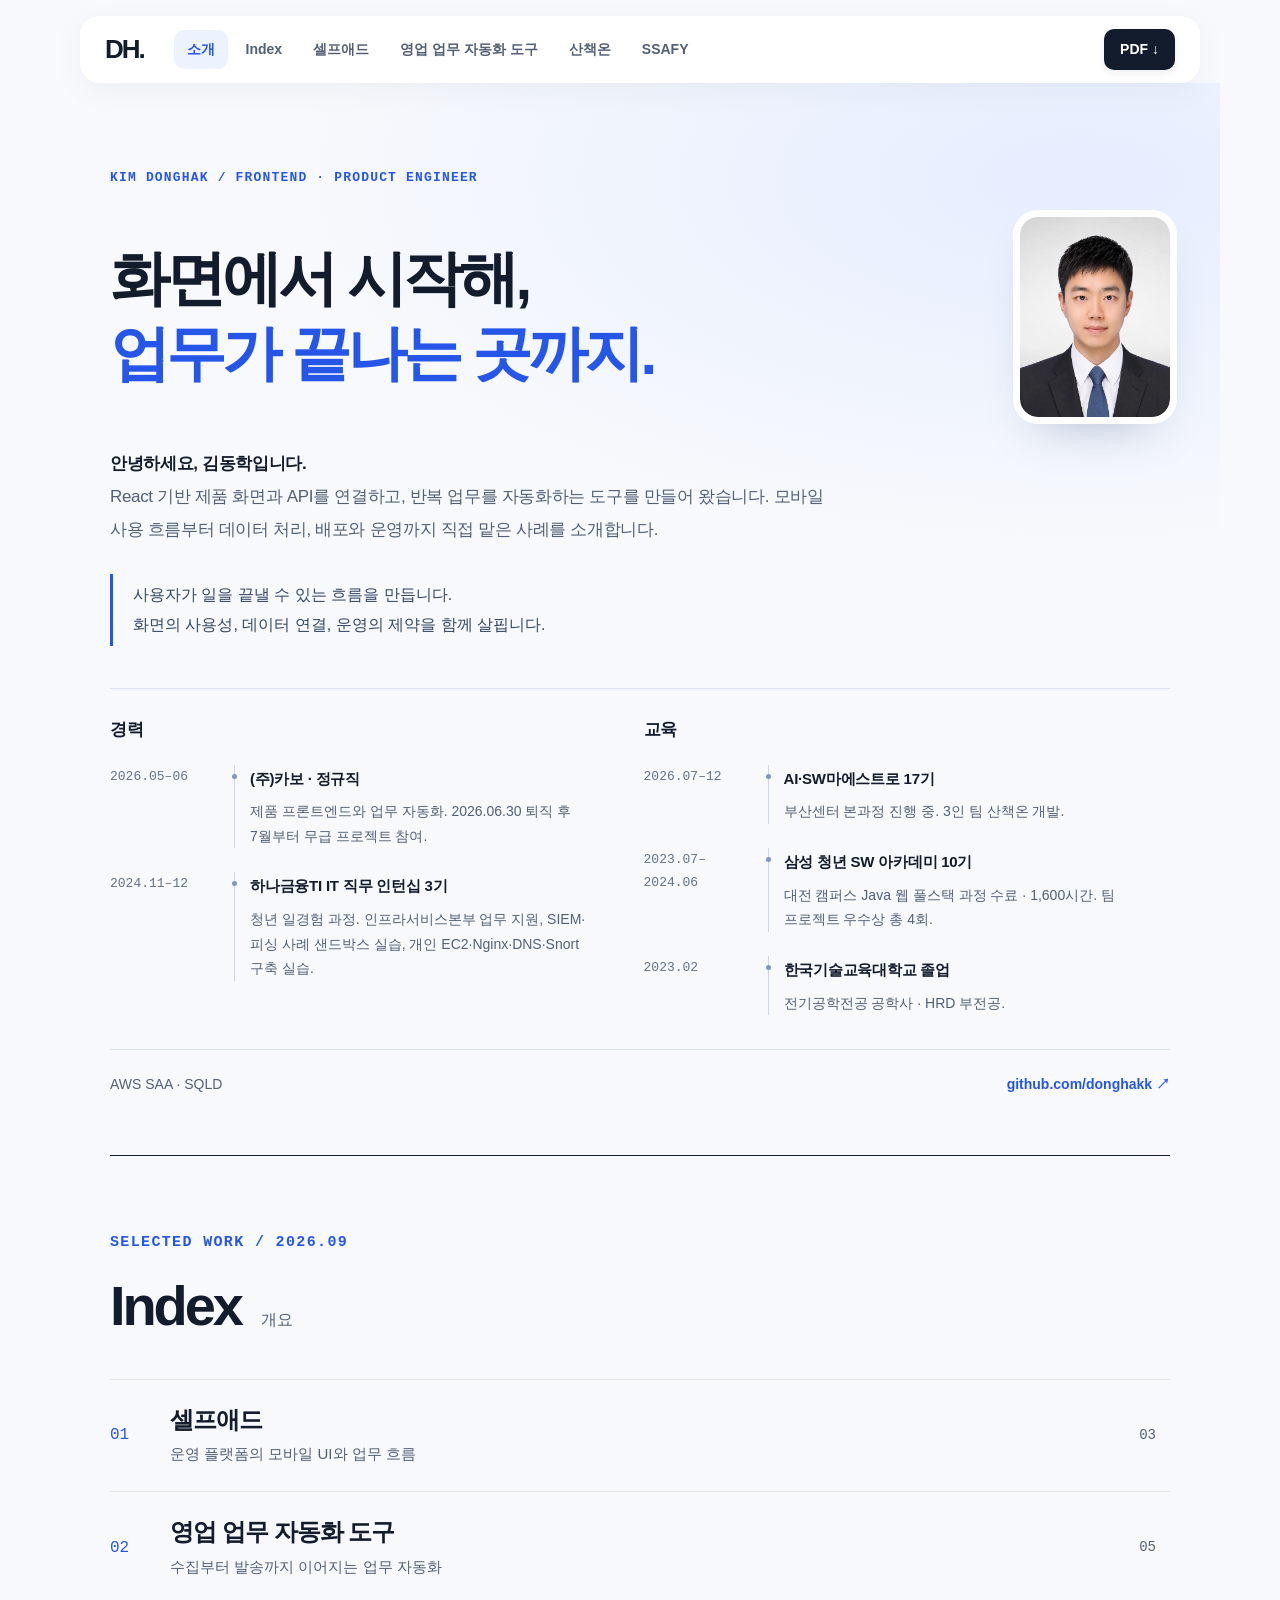
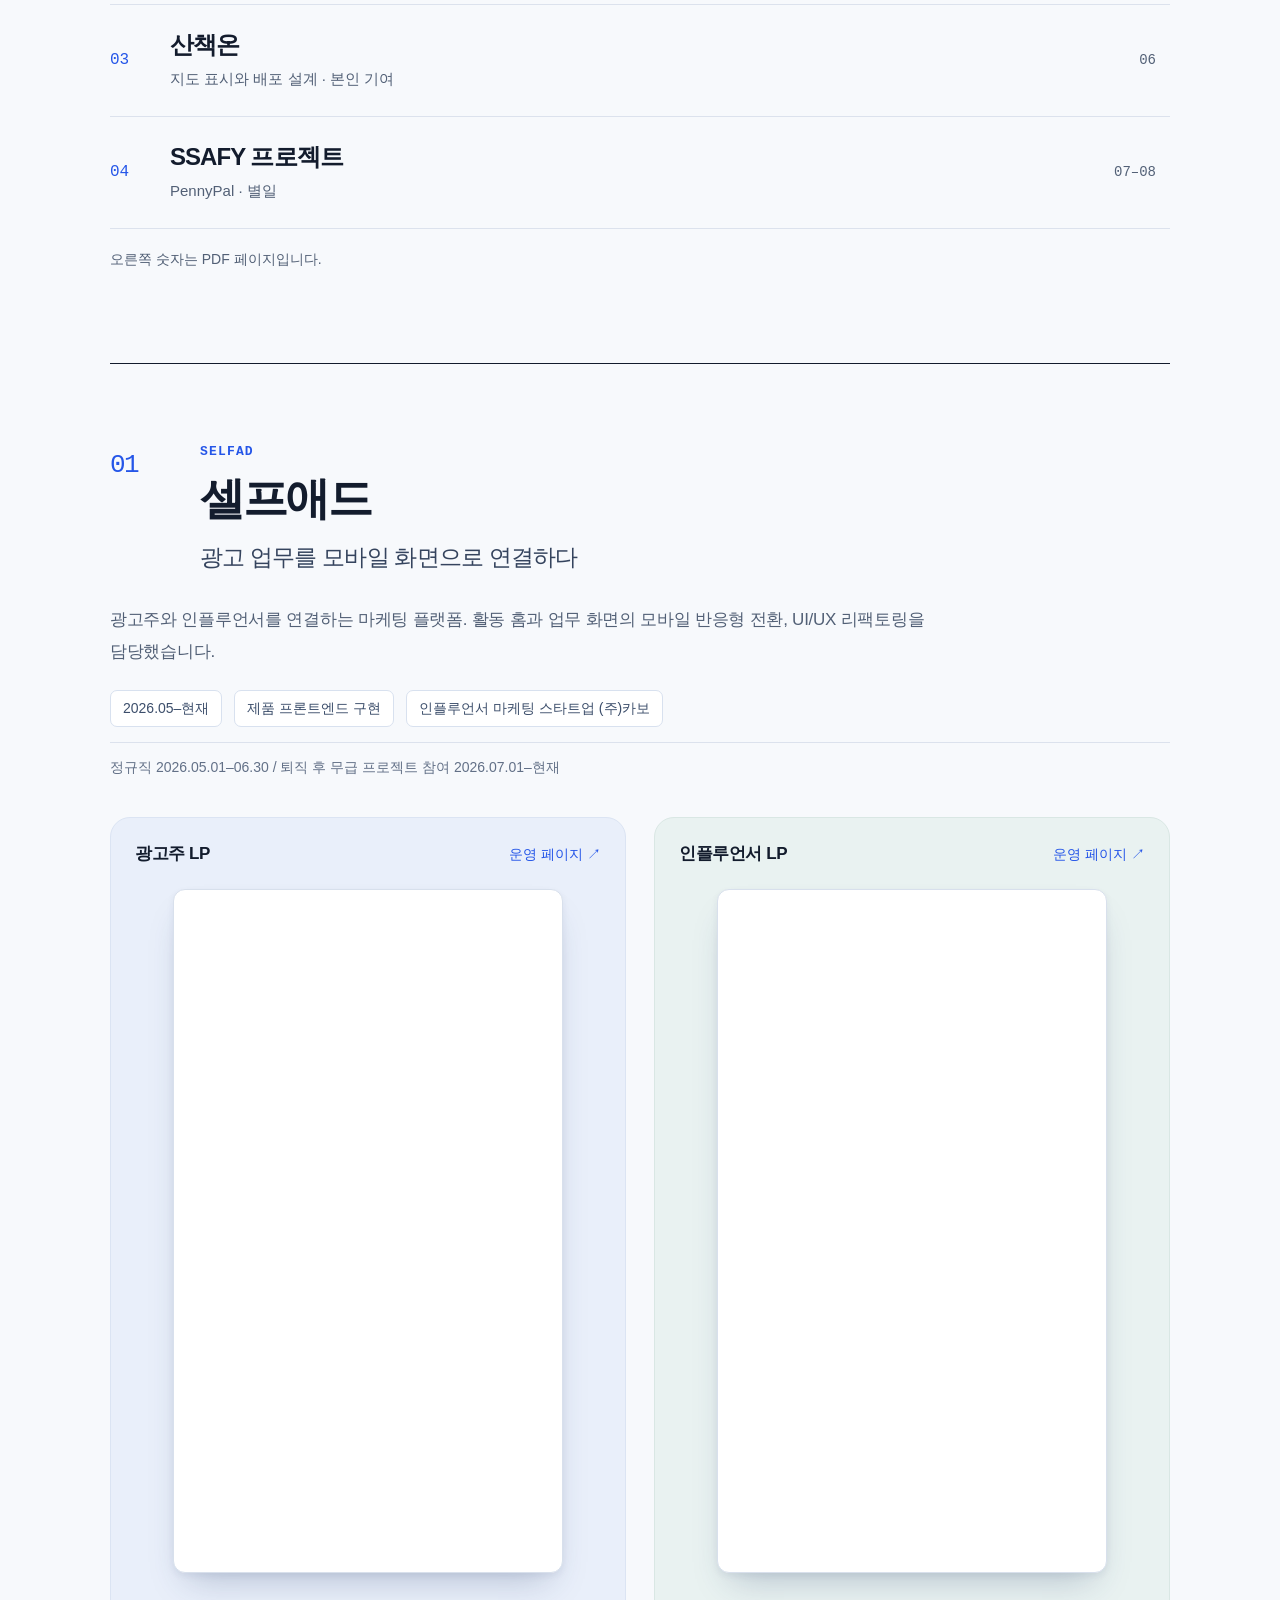
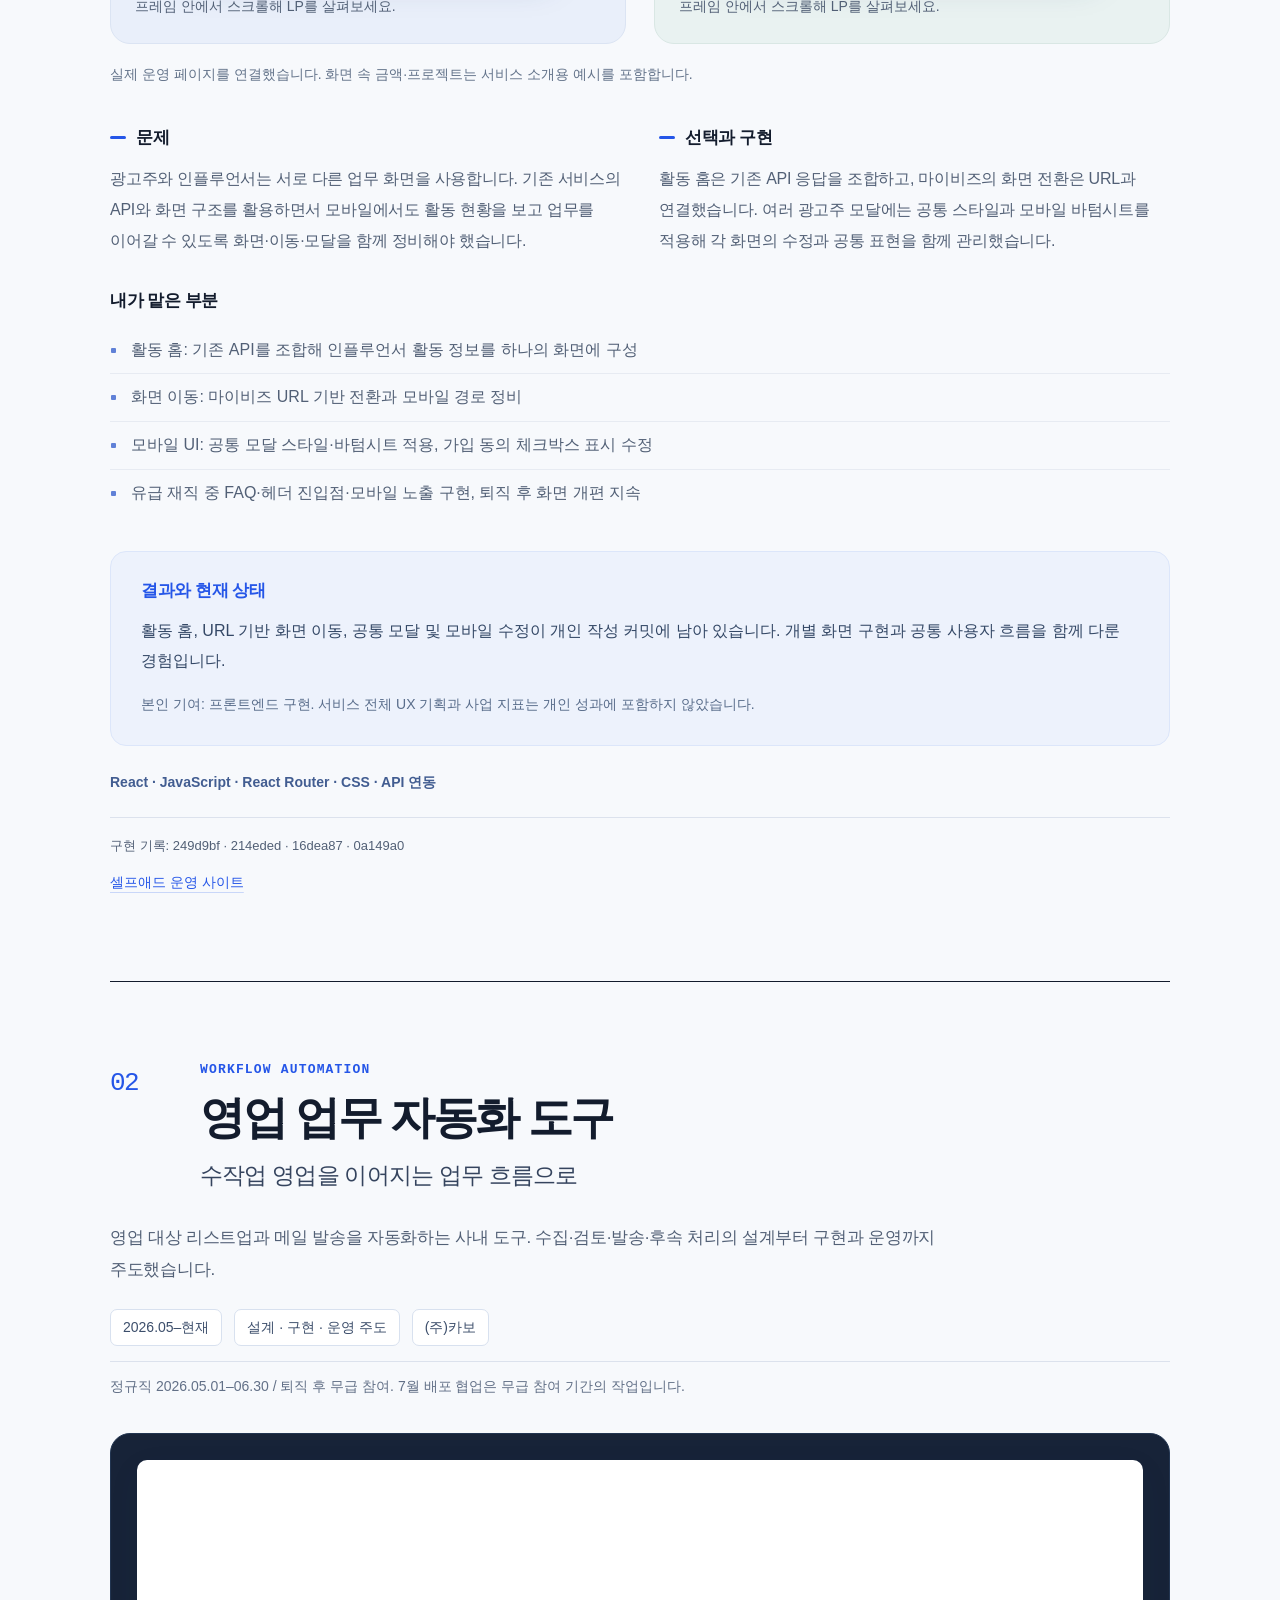
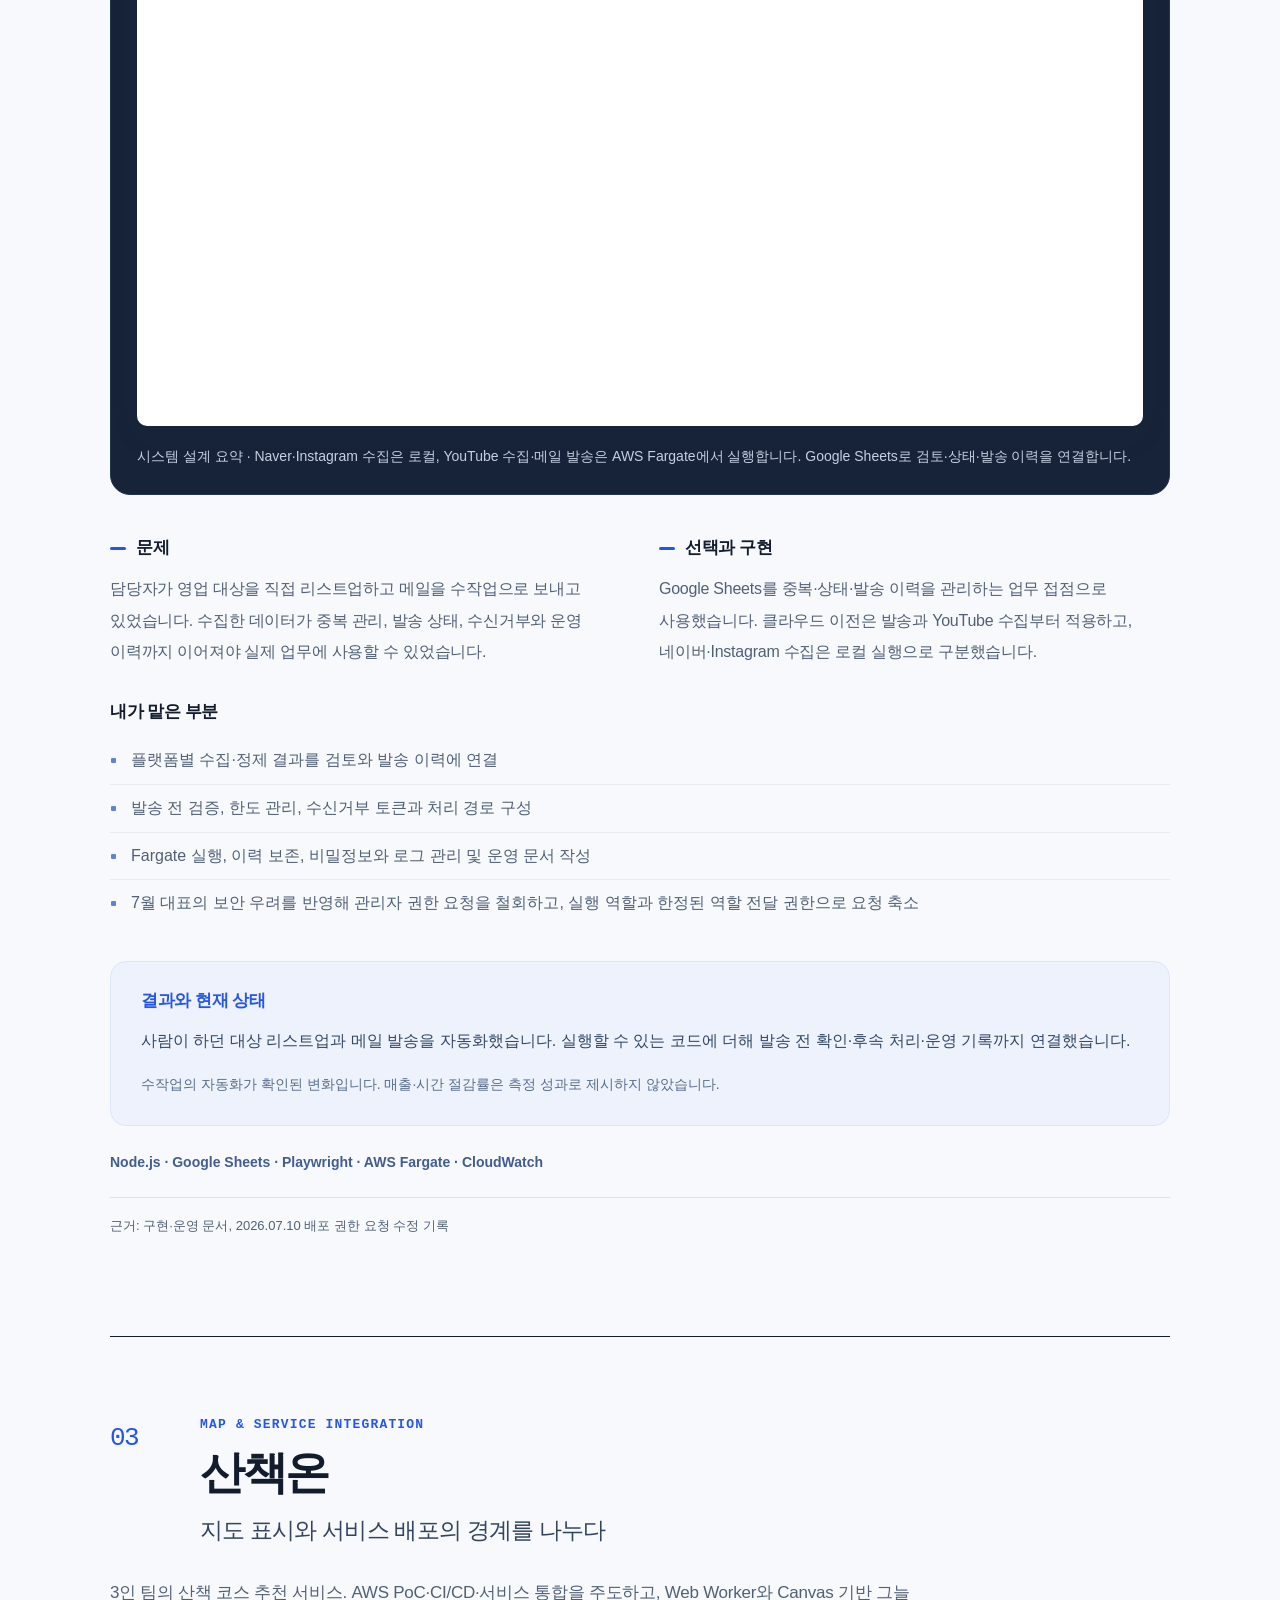
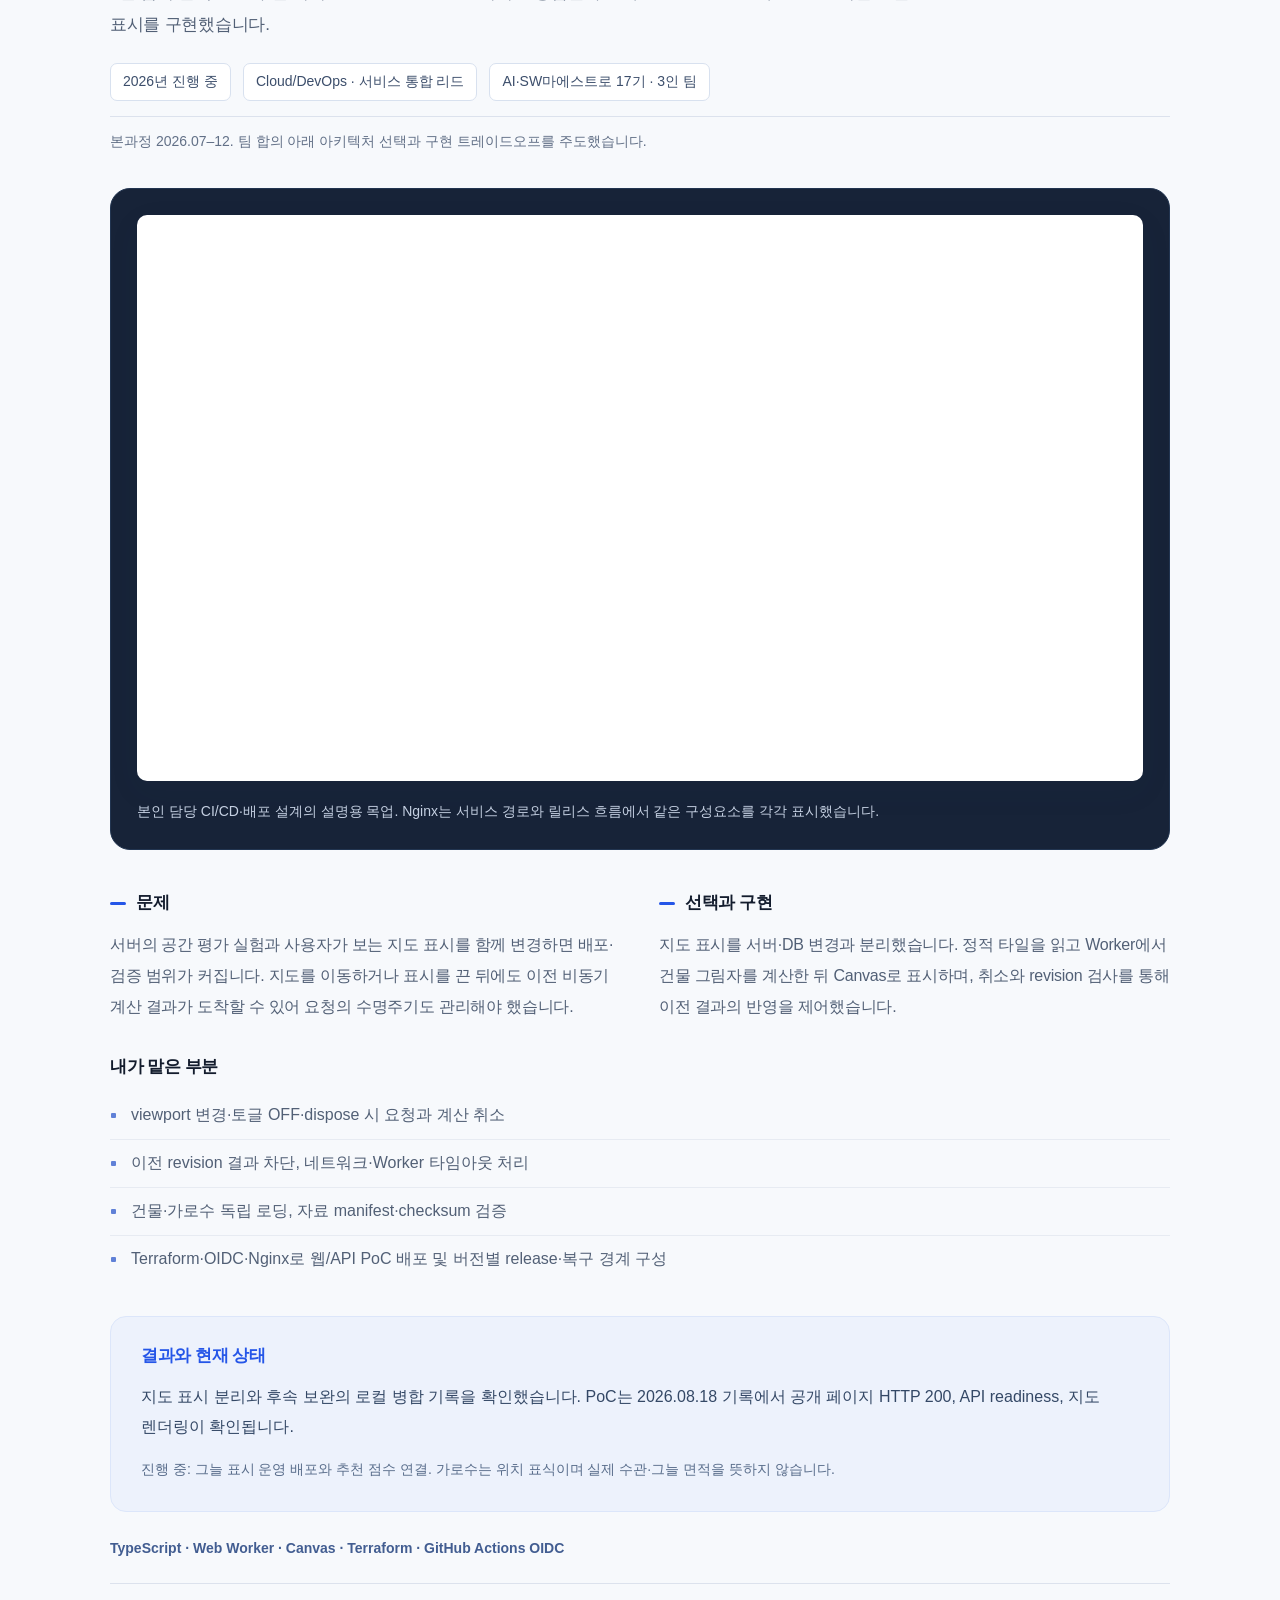
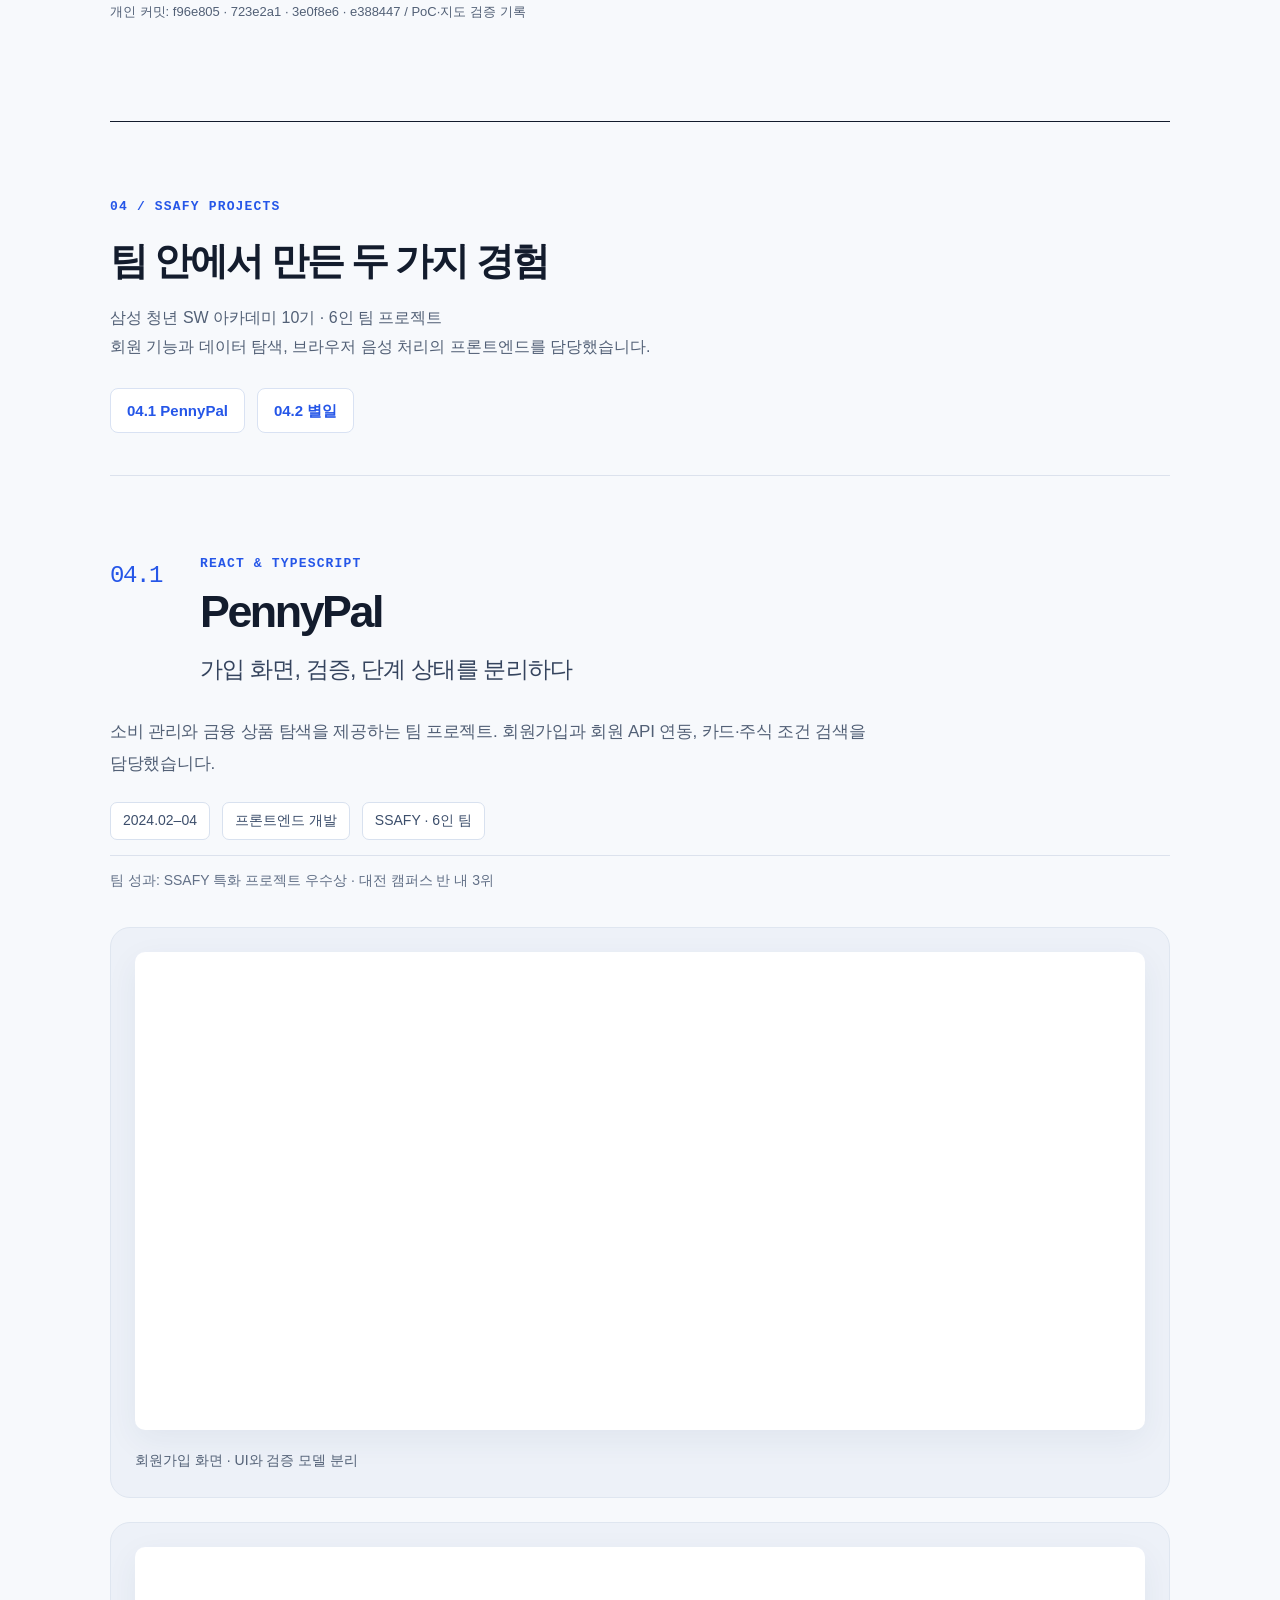
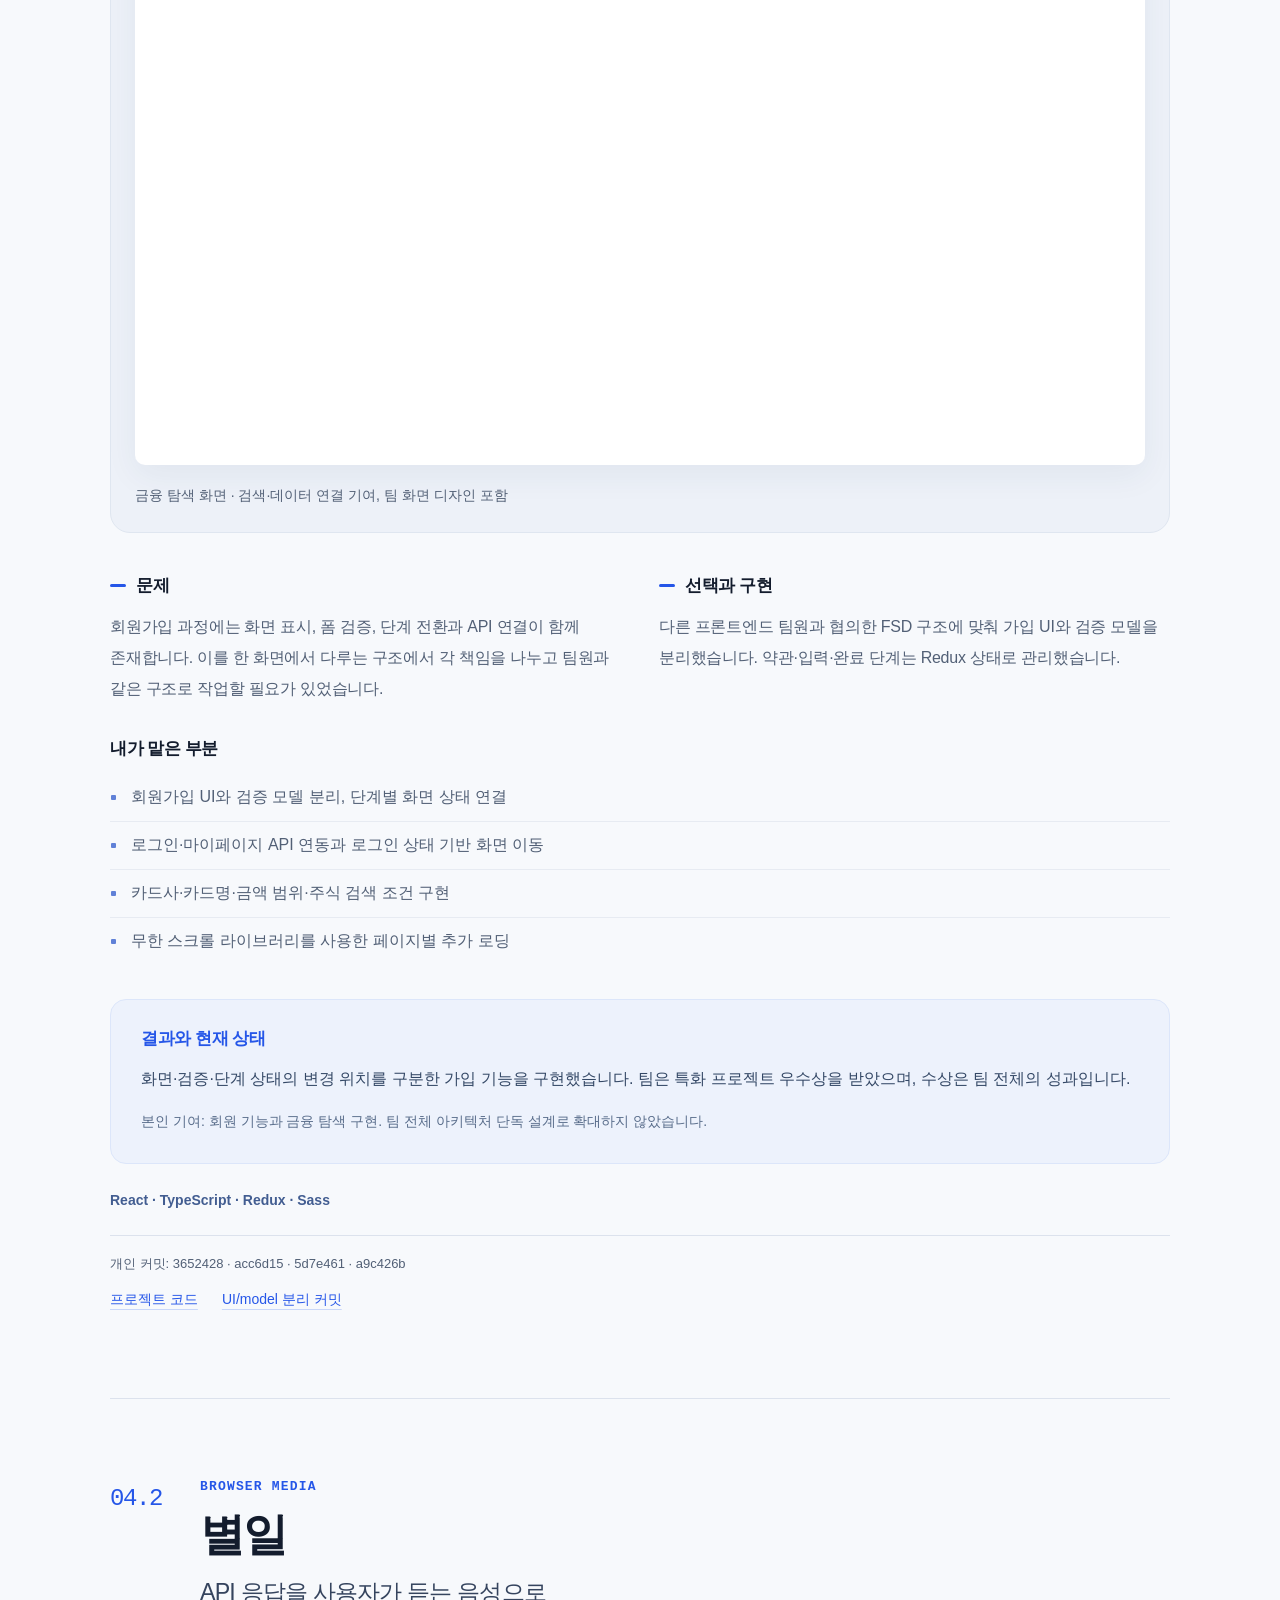
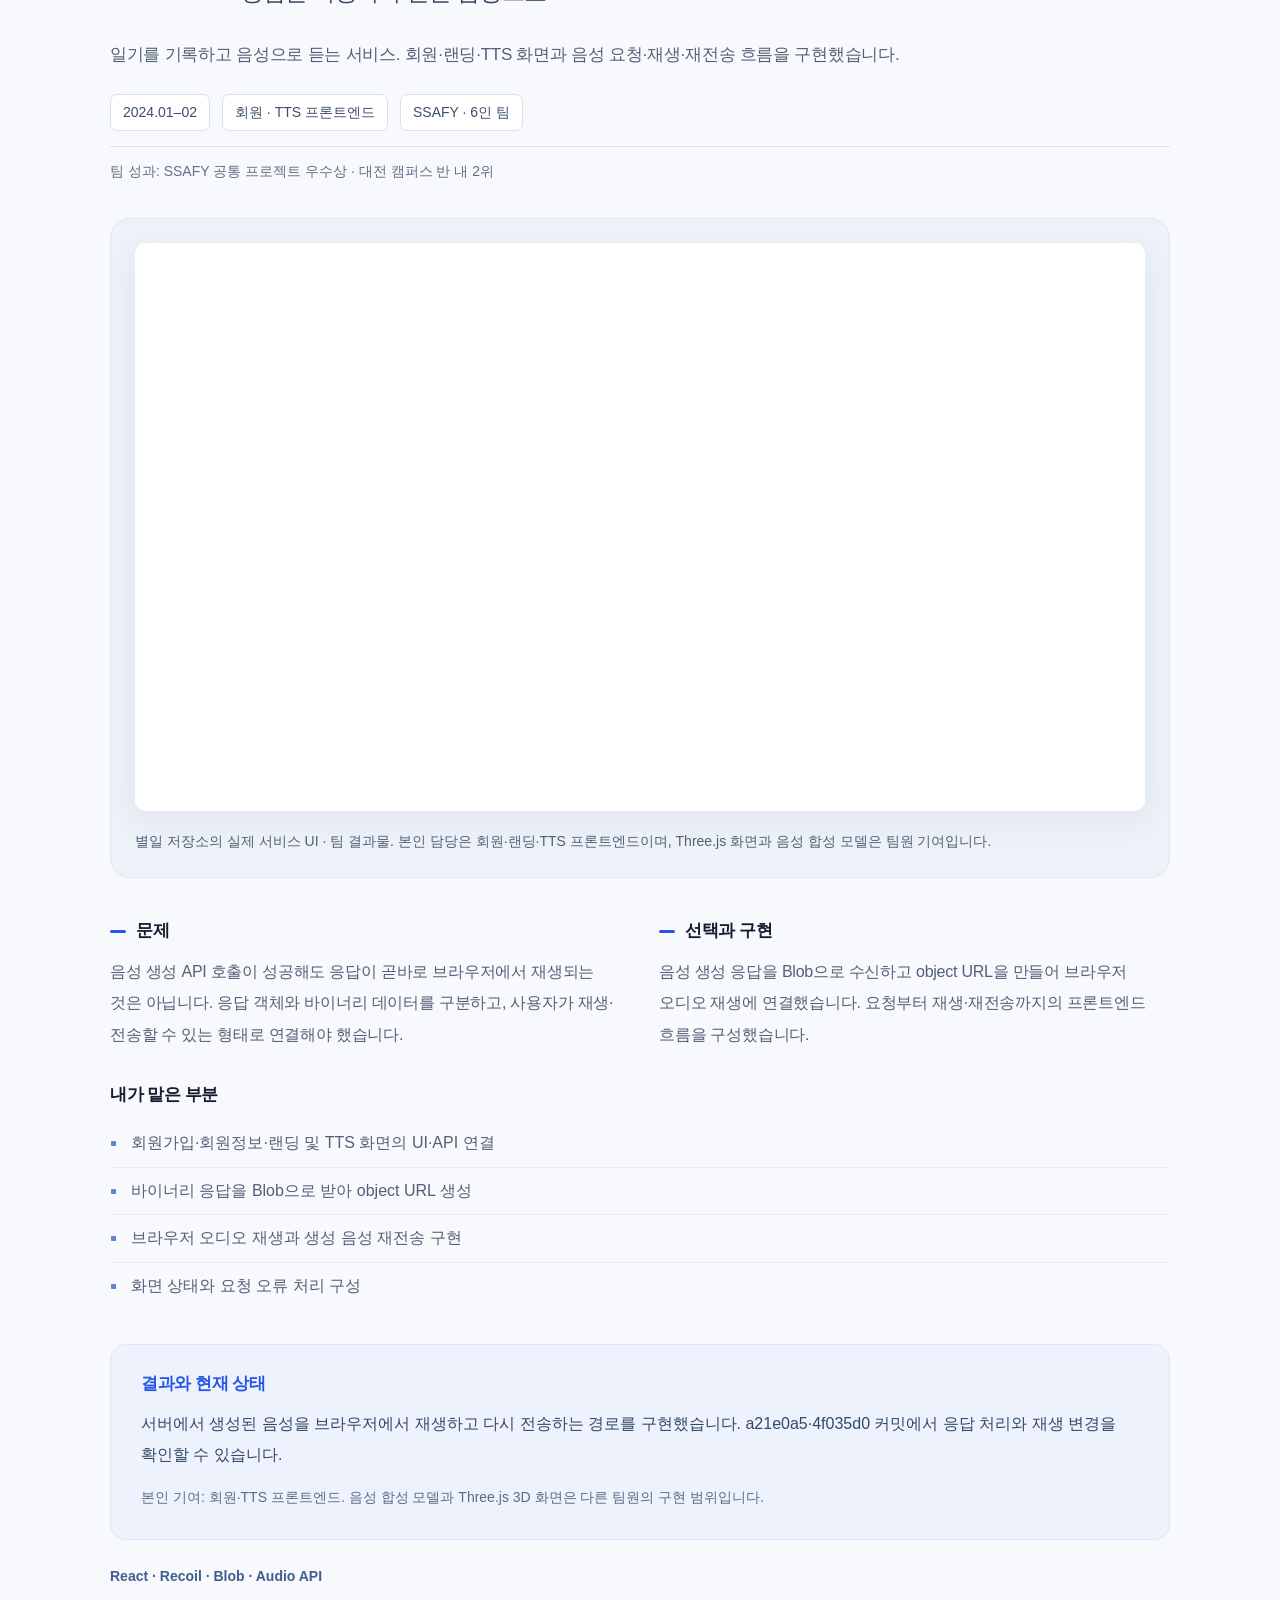
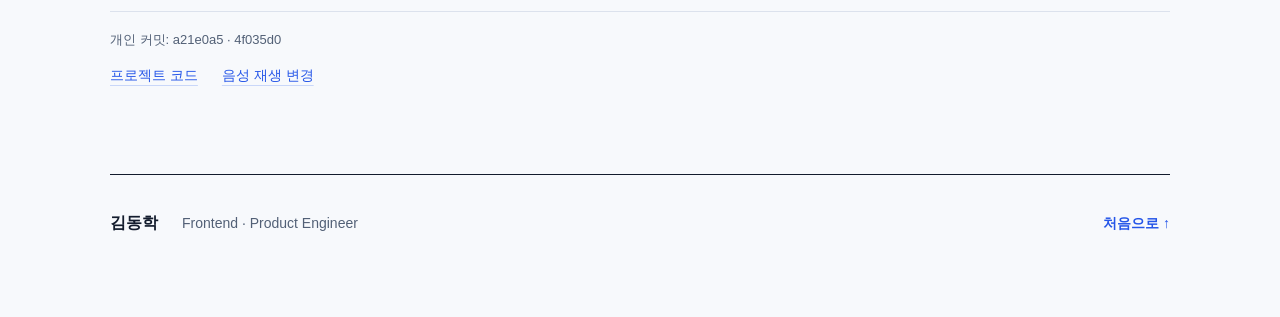
<file: index.html>
<!doctype html><html lang="ko"><head><meta charset="utf-8"><meta name="viewport" content="width=device-width,initial-scale=1"><meta http-equiv="refresh" content="0;url=ver2.1/#intro"><title>김동학 포트폴리오</title><link rel="canonical" href="https://donghakk.github.io/portfolio/ver2.1/"></head><body><a href="ver2.1/#intro">김동학 포트폴리오 보기</a></body></html>
</file>
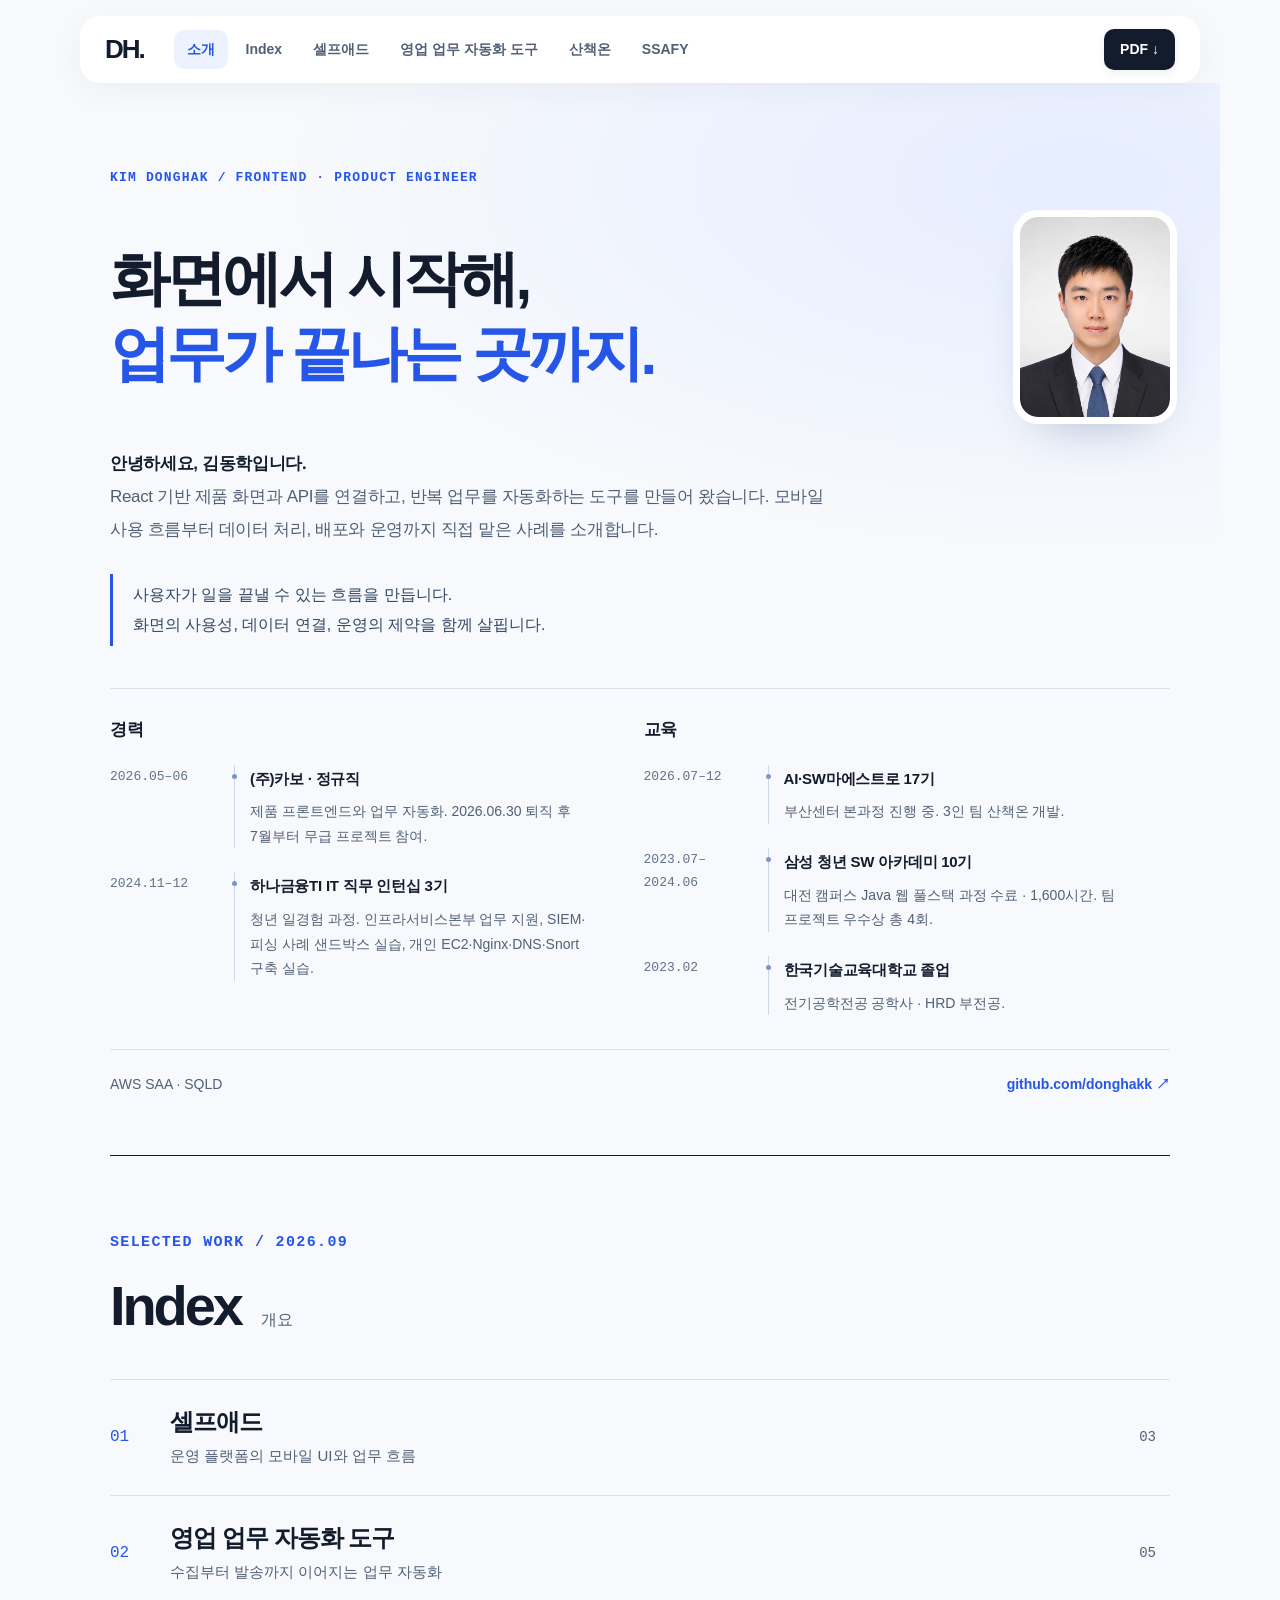
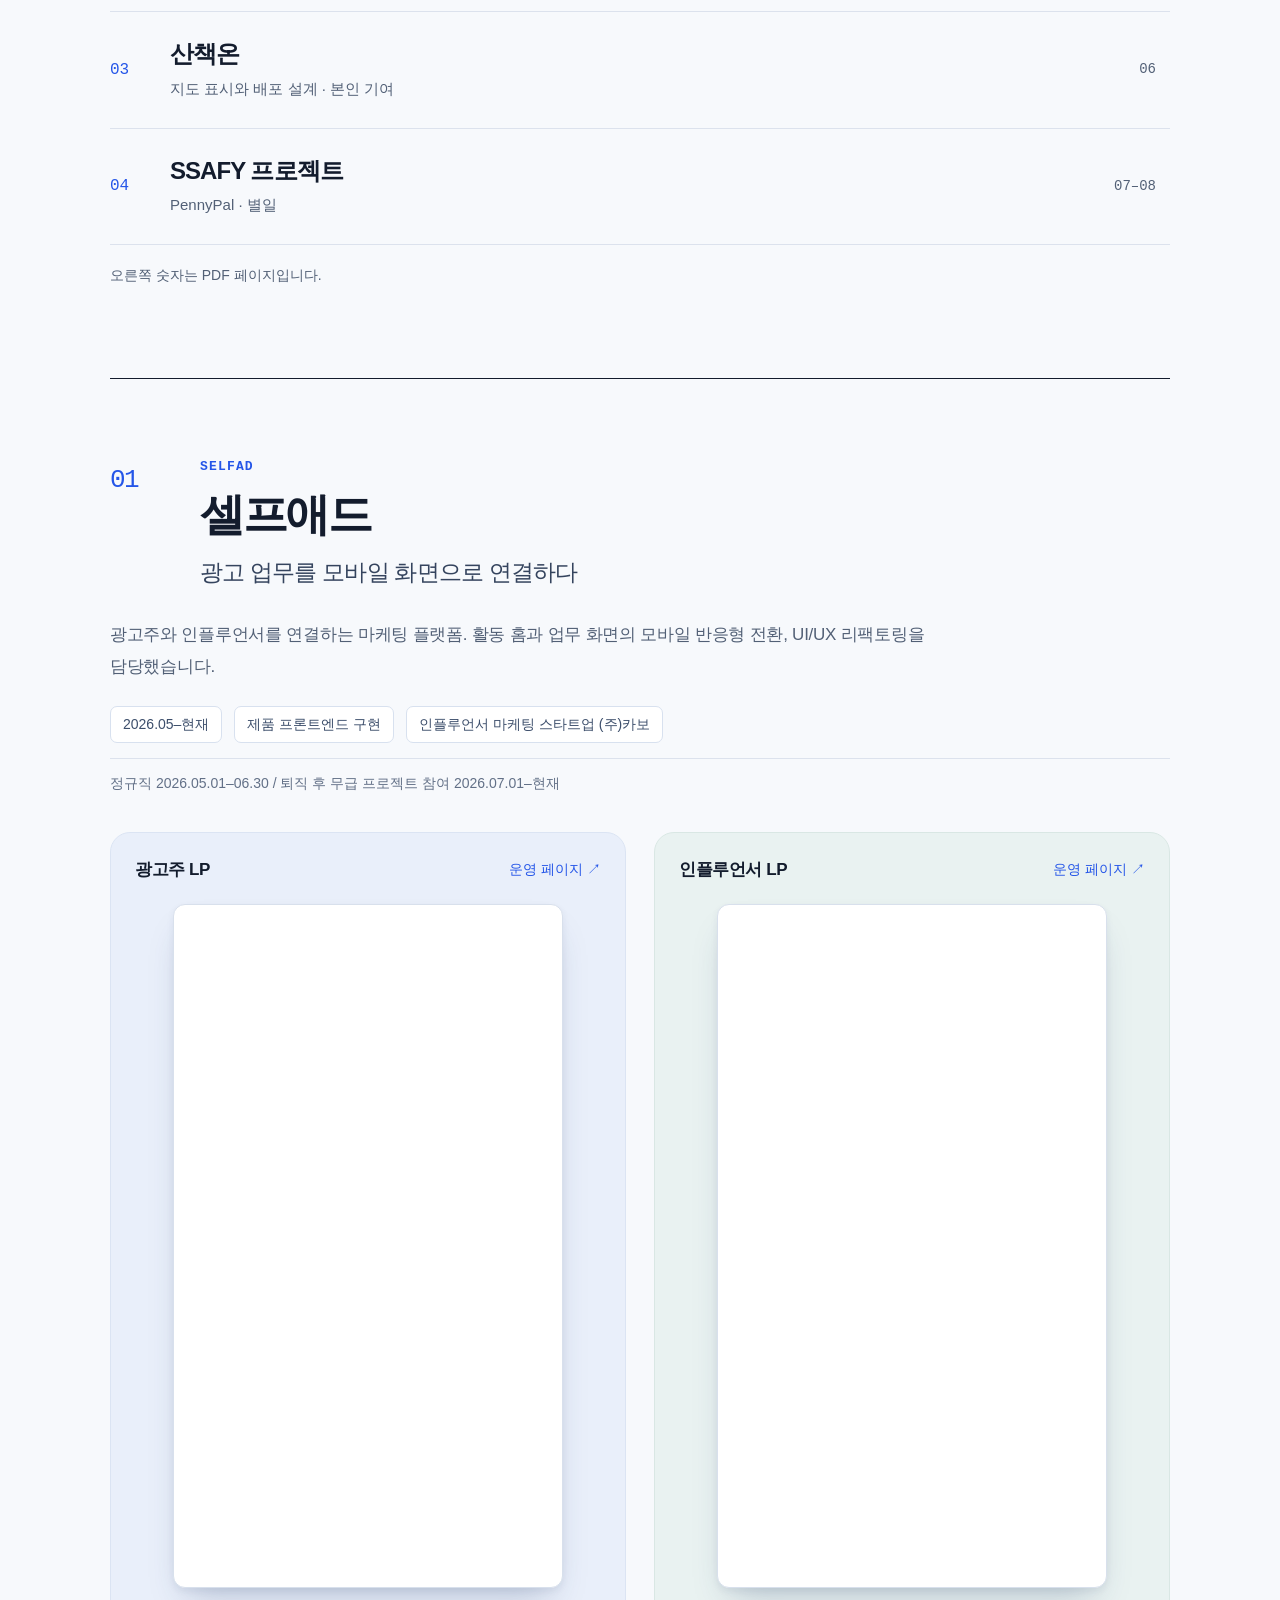
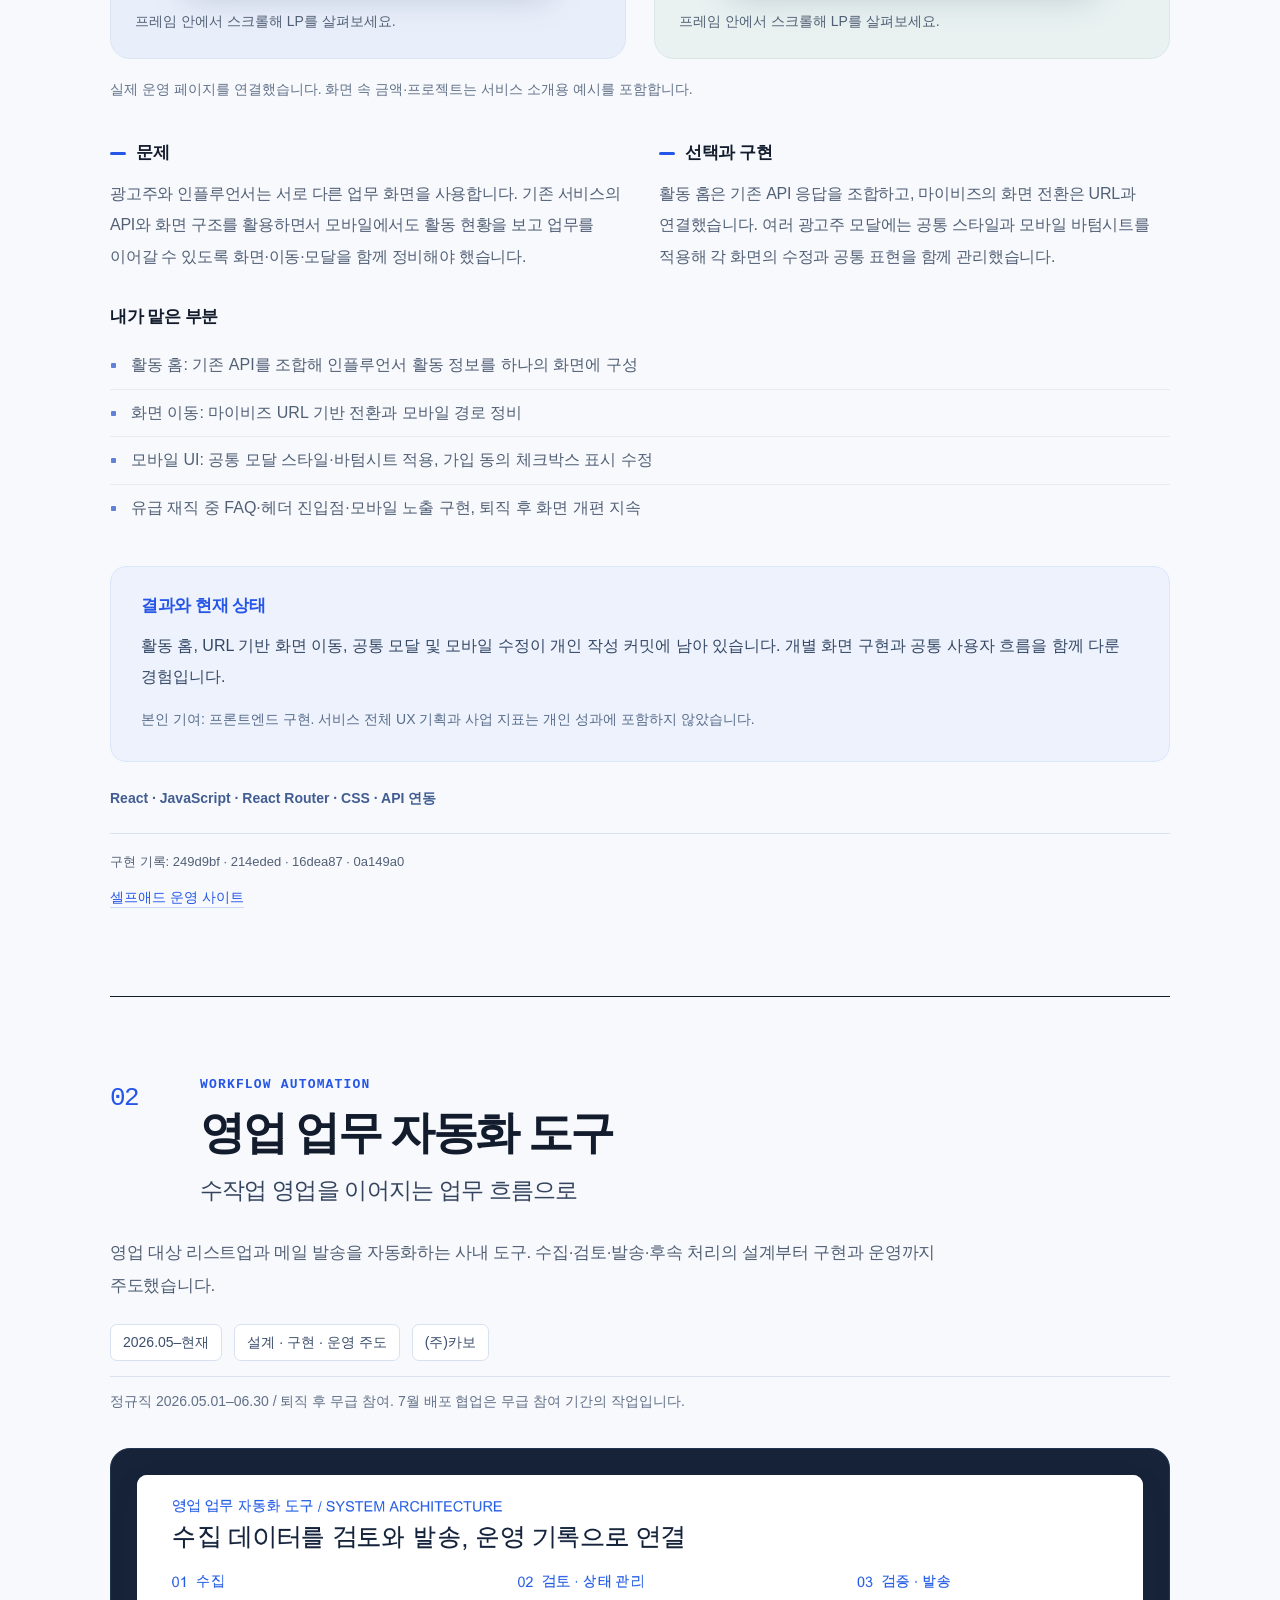
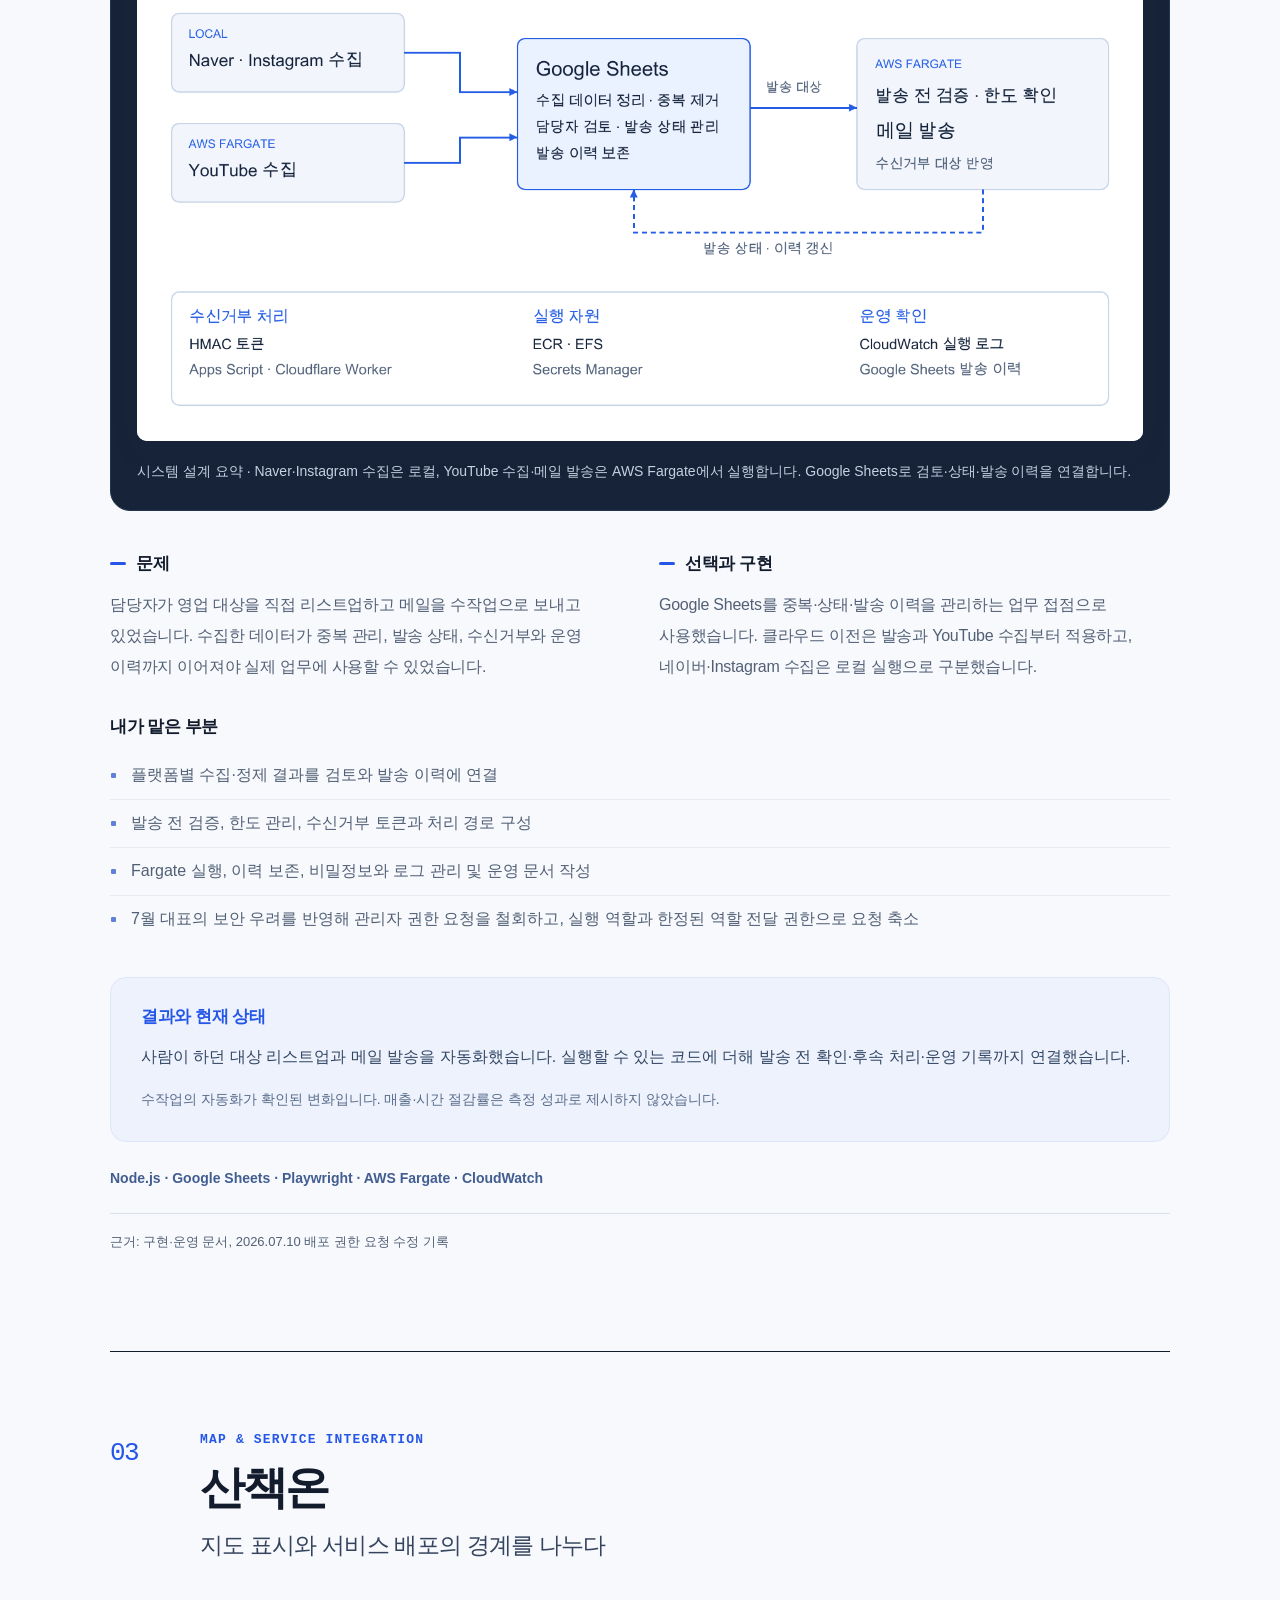
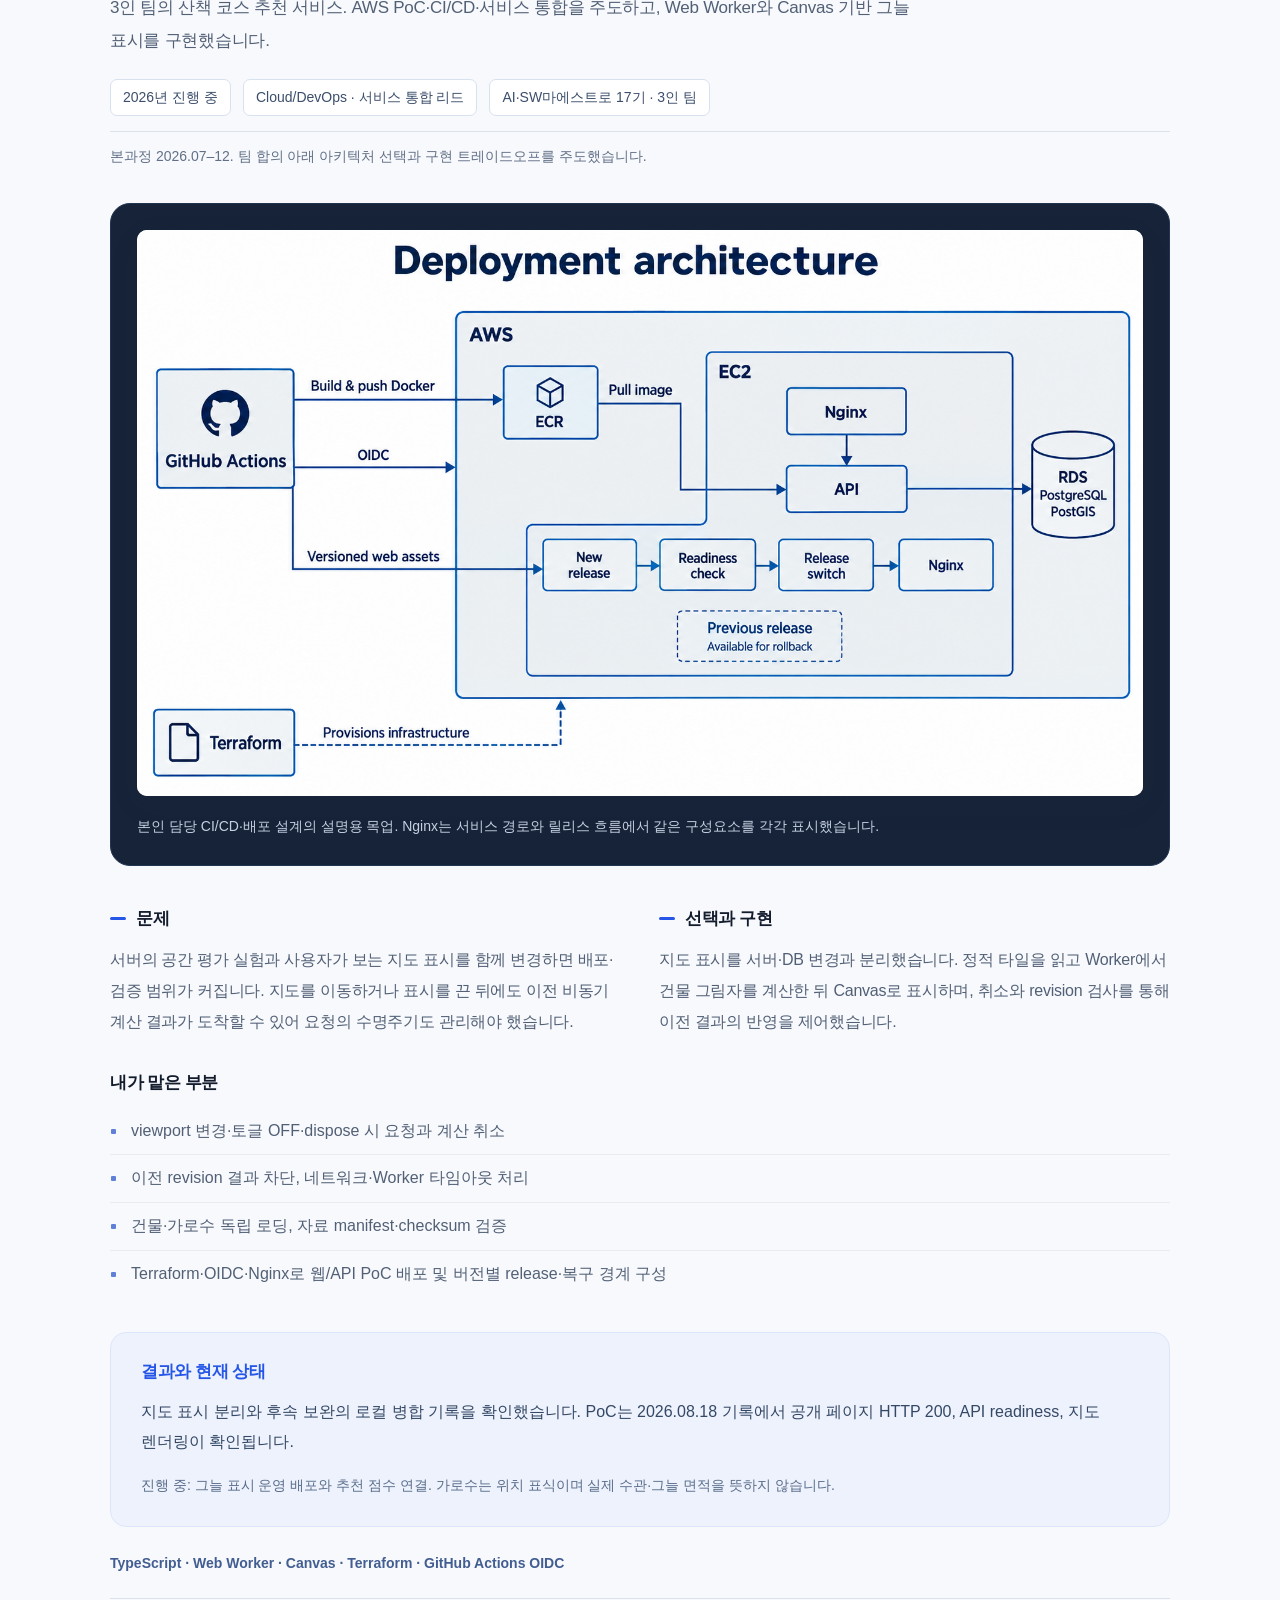
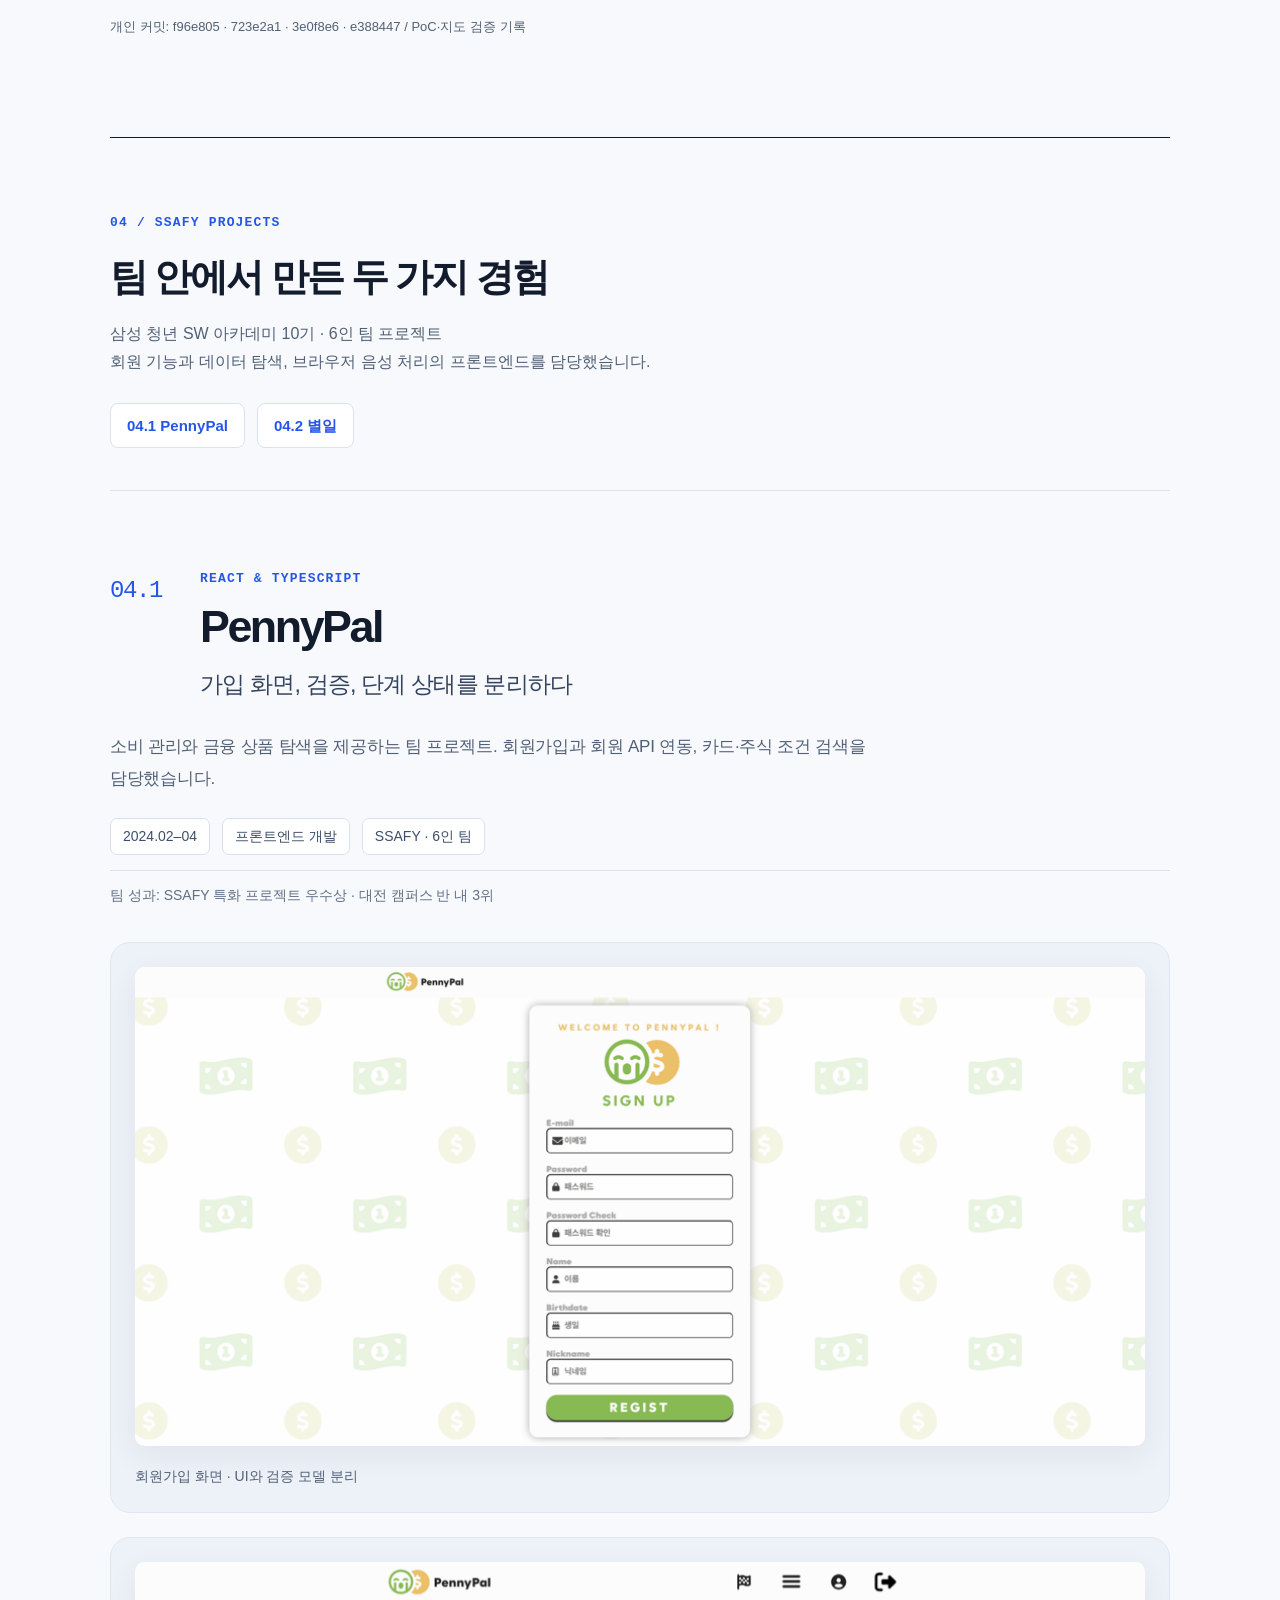
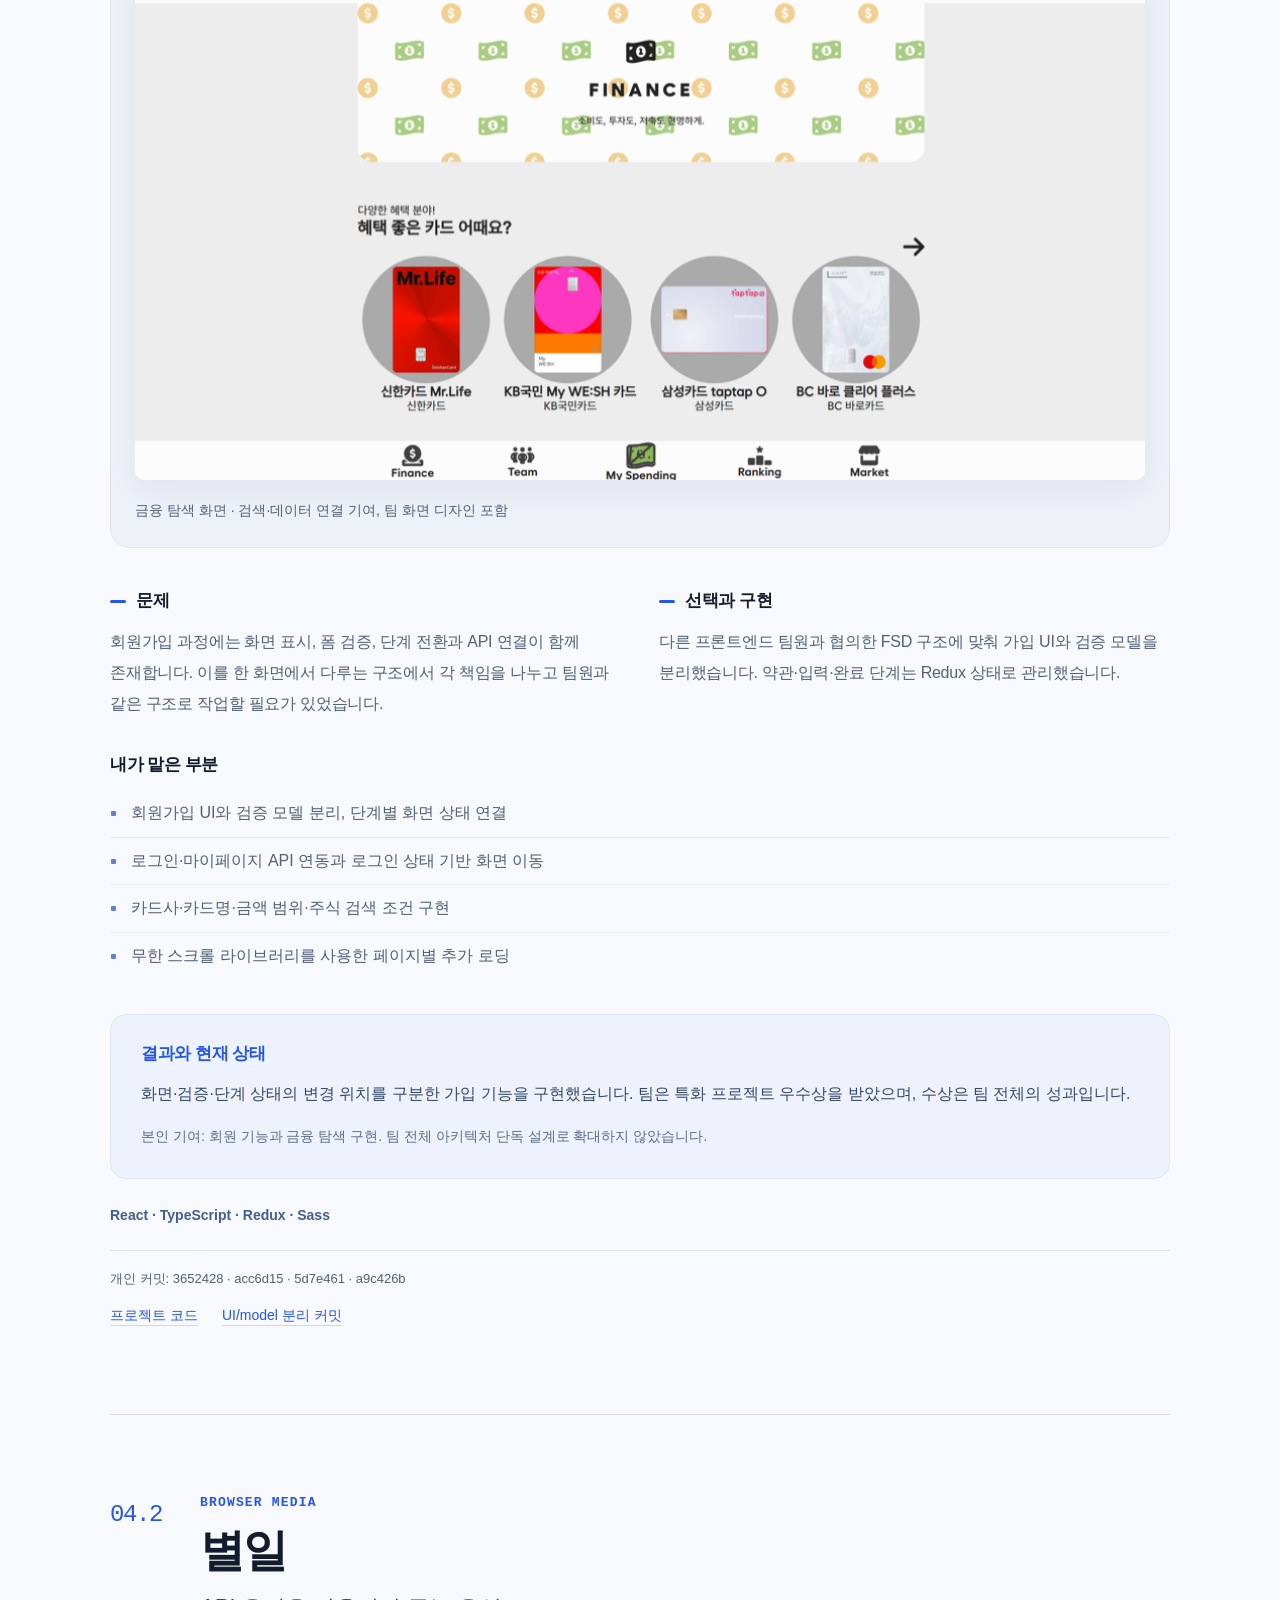
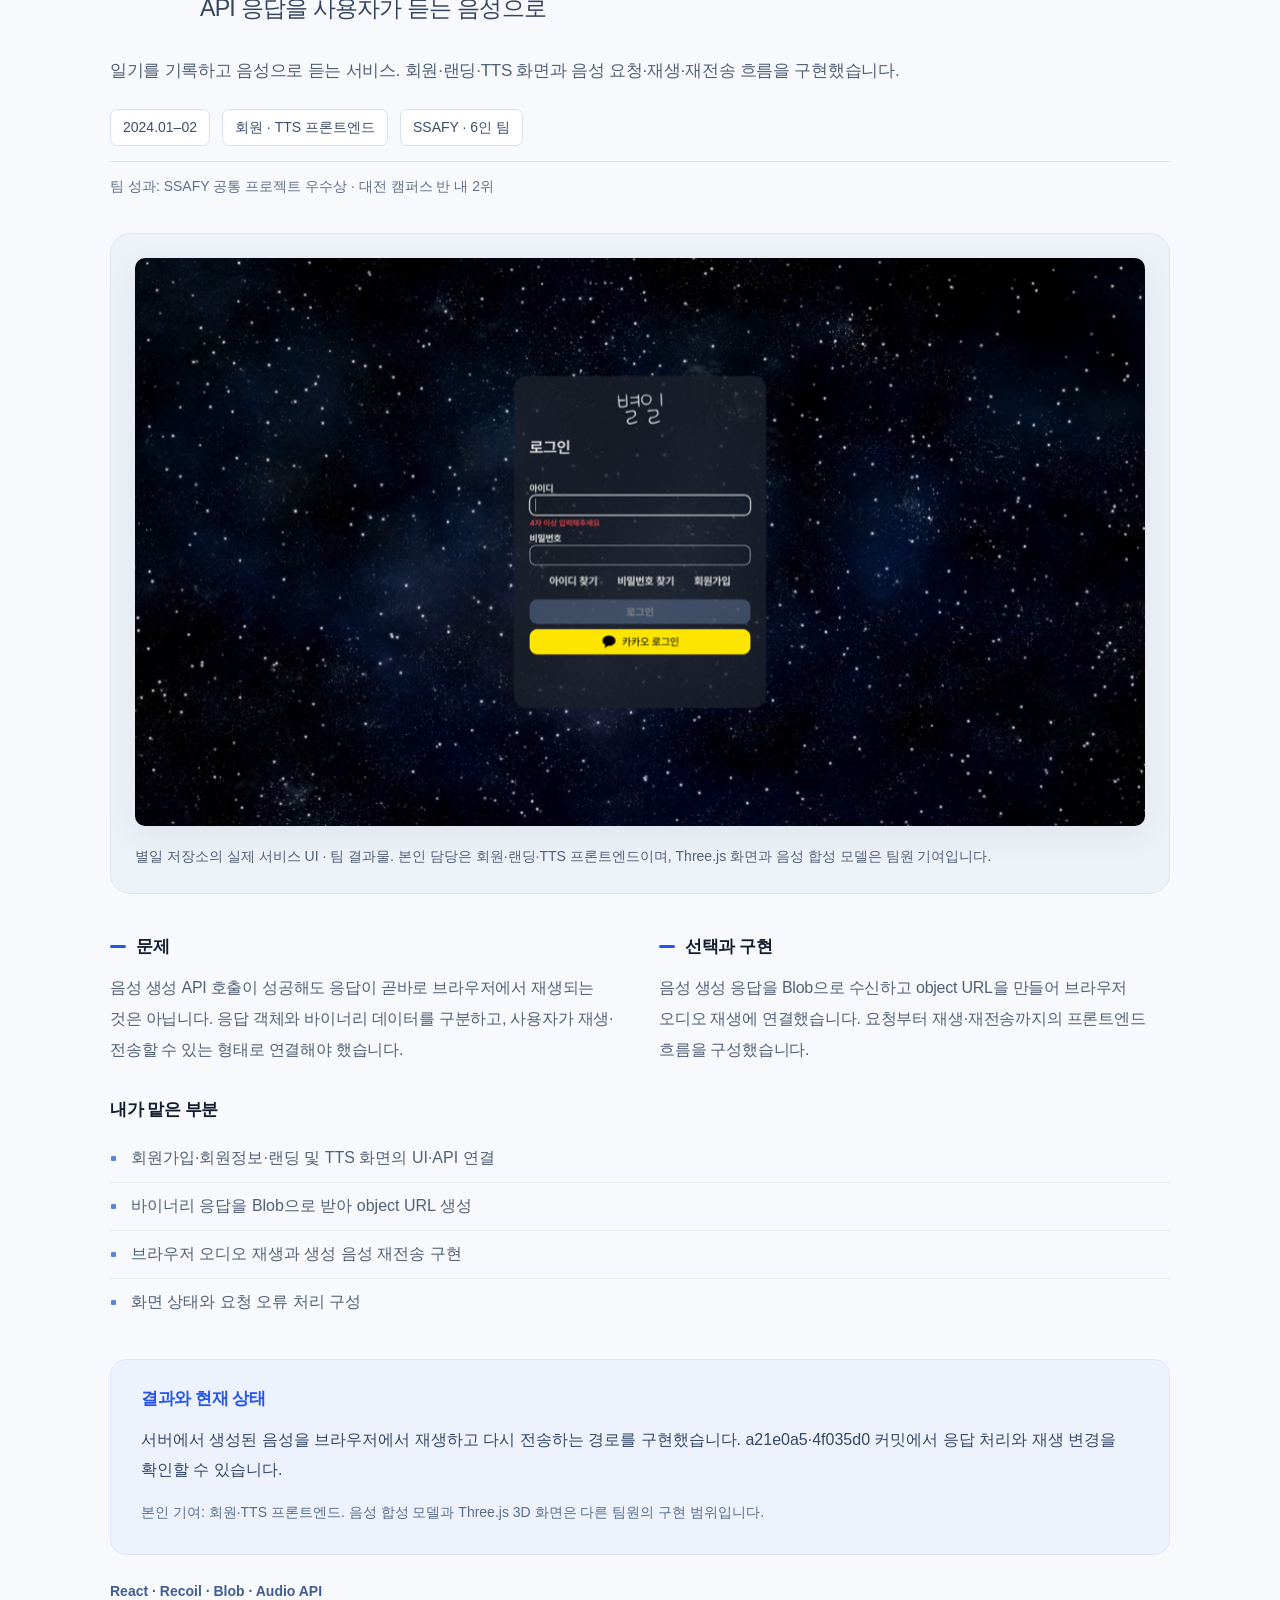
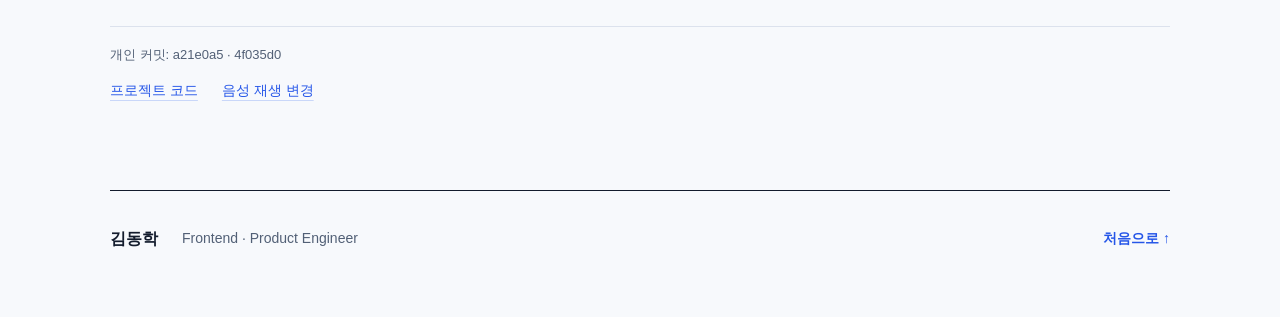
<file: ver2.1/index.html>
<!doctype html><html lang="ko"><head><meta charset="utf-8"><meta name="viewport" content="width=device-width, initial-scale=1"><title>김동학 포트폴리오 · Ver.2.1</title><meta name="description" content="김동학의 소개, 경력과 교육, 셀프애드·영업 업무 자동화 도구·산책온·SSAFY 프로젝트 포트폴리오"><link rel="stylesheet" href="styles.css"><meta name="theme-color" content="#f7f9fc"><script src="interactions.js?v=20260915-entry" defer></script></head><body>
<a class="skip" href="#intro">본문으로 건너뛰기</a><header class="top"><a class="brand" href="#intro">DH.</a><nav aria-label="포트폴리오 목차"><a href="#intro">소개</a><a href="#index">Index</a><a href="#selfad">셀프애드</a><a href="#irm">영업 업무 자동화 도구</a><a href="#sanchaekon">산책온</a><a href="#ssafy">SSAFY</a></nav><a class="download" href="../downloads/kim-donghak-portfolio-v2.1.pdf" download>PDF ↓</a></header>
<main><section id="intro" class="intro"><p class="eyebrow">KIM DONGHAK / FRONTEND · PRODUCT ENGINEER</p><div class="intro-heading"><h1>화면에서 시작해,<br><span>업무가 끝나는 곳까지.</span></h1><img class="portrait" src="../ver2/assets/profile.png" alt="김동학 프로필 사진" width="1086" height="1448"></div><p class="bio"><strong>안녕하세요, 김동학입니다.</strong><br>React 기반 제품 화면과 API를 연결하고, 반복 업무를 자동화하는 도구를 만들어 왔습니다. 모바일 사용 흐름부터 데이터 처리, 배포와 운영까지 직접 맡은 사례를 소개합니다.</p><p class="value">사용자가 일을 끝낼 수 있는 흐름을 만듭니다.<br>화면의 사용성, 데이터 연결, 운영의 제약을 함께 살핍니다.</p>
<div class="background"><section><h2>경력</h2><ol><li><span>2026.05–06</span><div><strong>(주)카보 · 정규직</strong><p>제품 프론트엔드와 업무 자동화. 2026.06.30 퇴직 후 7월부터 무급 프로젝트 참여.</p></div></li><li><span>2024.11–12</span><div><strong>하나금융TI IT 직무 인턴십 3기</strong><p>청년 일경험 과정. 인프라서비스본부 업무 지원, SIEM·피싱 사례 샌드박스 실습, 개인 EC2·Nginx·DNS·Snort 구축 실습.</p></div></li></ol></section><section><h2>교육</h2><ol><li><span>2026.07–12</span><div><strong>AI·SW마에스트로 17기</strong><p>부산센터 본과정 진행 중. 3인 팀 산책온 개발.</p></div></li><li><span>2023.07–2024.06</span><div><strong>삼성 청년 SW 아카데미 10기</strong><p>대전 캠퍼스 Java 웹 풀스택 과정 수료 · 1,600시간. 팀 프로젝트 우수상 총 4회.</p></div></li><li><span>2023.02</span><div><strong>한국기술교육대학교 졸업</strong><p>전기공학전공 공학사 · HRD 부전공.</p></div></li></ol></section></div>
<div class="intro-footer"><span>AWS SAA · SQLD</span><a href="https://github.com/donghakk" target="_blank" rel="noopener">github.com/donghakk ↗</a></div></section>
<section id="index" class="index"><p class="eyebrow">SELECTED WORK / 2026.09</p><h2>Index<span>개요</span></h2><div><a href="#selfad"><span>01</span><div><h3>셀프애드</h3><p>운영 플랫폼의 모바일 UI와 업무 흐름</p></div><span class="page-no">03</span></a><a href="#irm"><span>02</span><div><h3>영업 업무 자동화 도구</h3><p>수집부터 발송까지 이어지는 업무 자동화</p></div><span class="page-no">05</span></a><a href="#sanchaekon"><span>03</span><div><h3>산책온</h3><p>지도 표시와 배포 설계 · 본인 기여</p></div><span class="page-no">06</span></a><a href="#ssafy"><span>04</span><div><h3>SSAFY 프로젝트</h3><p>PennyPal · 별일</p></div><span class="page-no">07–08</span></a></div><p class="small">오른쪽 숫자는 PDF 페이지입니다.</p></section>
<article id="selfad" class="case"><header class="case-heading"><span class="number">01</span><div><p class="eyebrow">SELFAD</p><h2>셀프애드</h2><p class="case-title">광고 업무를 모바일 화면으로 연결하다</p></div></header>
<p class="lead">광고주와 인플루언서를 연결하는 마케팅 플랫폼. 활동 홈과 업무 화면의 모바일 반응형 전환, UI/UX 리팩토링을 담당했습니다.</p><div class="meta"><span>2026.05–현재</span><span>제품 프론트엔드 구현</span><span>인플루언서 마케팅 스타트업 (주)카보</span></div><p class="small">정규직 2026.05.01–06.30 / 퇴직 후 무급 프로젝트 참여 2026.07.01–현재</p>
<div class="lp-embeds"><figure class="lp-preview"><div class="video-heading"><h3>광고주 LP</h3><a href="https://selfad.co.kr/lp/marketer" target="_blank" rel="noopener">운영 페이지 ↗</a></div><iframe class="lp-frame" data-src="https://selfad.co.kr/lp/marketer" title="셀프애드 광고주 LP 실제 운영 페이지" width="390" height="720" loading="lazy" referrerpolicy="strict-origin-when-cross-origin" sandbox="allow-scripts allow-same-origin allow-forms allow-popups allow-popups-to-escape-sandbox"></iframe><figcaption>프레임 안에서 스크롤해 LP를 살펴보세요.</figcaption></figure><figure class="lp-preview"><div class="video-heading"><h3>인플루언서 LP</h3><a href="https://selfad.co.kr/lp/influencer" target="_blank" rel="noopener">운영 페이지 ↗</a></div><iframe class="lp-frame" data-src="https://selfad.co.kr/lp/influencer" title="셀프애드 인플루언서 LP 실제 운영 페이지" width="390" height="720" loading="lazy" referrerpolicy="strict-origin-when-cross-origin" sandbox="allow-scripts allow-same-origin allow-forms allow-popups allow-popups-to-escape-sandbox"></iframe><figcaption>프레임 안에서 스크롤해 LP를 살펴보세요.</figcaption></figure></div><p class="media-note">실제 운영 페이지를 연결했습니다. 화면 속 금액·프로젝트는 서비스 소개용 예시를 포함합니다.</p>
<div class="columns"><section><h3>문제</h3><p>광고주와 인플루언서는 서로 다른 업무 화면을 사용합니다. 기존 서비스의 API와 화면 구조를 활용하면서 모바일에서도 활동 현황을 보고 업무를 이어갈 수 있도록 화면·이동·모달을 함께 정비해야 했습니다.</p></section><section><h3>선택과 구현</h3><p>활동 홈은 기존 API 응답을 조합하고, 마이비즈의 화면 전환은 URL과 연결했습니다. 여러 광고주 모달에는 공통 스타일과 모바일 바텀시트를 적용해 각 화면의 수정과 공통 표현을 함께 관리했습니다.</p></section></div>
<section class="contribution"><h3>내가 맡은 부분</h3><ul><li>활동 홈: 기존 API를 조합해 인플루언서 활동 정보를 하나의 화면에 구성</li><li>화면 이동: 마이비즈 URL 기반 전환과 모바일 경로 정비</li><li>모바일 UI: 공통 모달 스타일·바텀시트 적용, 가입 동의 체크박스 표시 수정</li><li>유급 재직 중 FAQ·헤더 진입점·모바일 노출 구현, 퇴직 후 화면 개편 지속</li></ul></section>
<section class="result"><h3>결과와 현재 상태</h3><p>활동 홈, URL 기반 화면 이동, 공통 모달 및 모바일 수정이 개인 작성 커밋에 남아 있습니다. 개별 화면 구현과 공통 사용자 흐름을 함께 다룬 경험입니다.</p><p class="small">본인 기여: 프론트엔드 구현. 서비스 전체 UX 기획과 사업 지표는 개인 성과에 포함하지 않았습니다.</p></section>
<p class="tech">React · JavaScript · React Router · CSS · API 연동</p><footer class="evidence"><span>구현 기록: 249d9bf · 214eded · 16dea87 · 0a149a0</span><div><a href="https://selfad.co.kr" target="_blank" rel="noopener">셀프애드 운영 사이트</a></div></footer></article><article id="irm" class="case"><header class="case-heading"><span class="number">02</span><div><p class="eyebrow">WORKFLOW AUTOMATION</p><h2>영업 업무 자동화 도구</h2><p class="case-title">수작업 영업을 이어지는 업무 흐름으로</p></div></header>
<p class="lead">영업 대상 리스트업과 메일 발송을 자동화하는 사내 도구. 수집·검토·발송·후속 처리의 설계부터 구현과 운영까지 주도했습니다.</p><div class="meta"><span>2026.05–현재</span><span>설계 · 구현 · 운영 주도</span><span>(주)카보</span></div><p class="small">정규직 2026.05.01–06.30 / 퇴직 후 무급 참여. 7월 배포 협업은 무급 참여 기간의 작업입니다.</p>
<div class="gallery"><figure><a href="assets/influencer-automation-system-design.png" target="_blank" rel="noopener" aria-label="영업 업무 자동화 도구 시스템 설계도: 로컬 및 AWS 수집, Google Sheets 검토, Fargate 메일 발송과 운영 지원 크게 보기"><img src="assets/influencer-automation-system-design.png" alt="영업 업무 자동화 도구 시스템 설계도: 로컬 및 AWS 수집, Google Sheets 검토, Fargate 메일 발송과 운영 지원" width="1600" height="900" loading="lazy"></a><figcaption>시스템 설계 요약 · Naver·Instagram 수집은 로컬, YouTube 수집·메일 발송은 AWS Fargate에서 실행합니다. Google Sheets로 검토·상태·발송 이력을 연결합니다.</figcaption></figure></div>
<div class="columns"><section><h3>문제</h3><p>담당자가 영업 대상을 직접 리스트업하고 메일을 수작업으로 보내고 있었습니다. 수집한 데이터가 중복 관리, 발송 상태, 수신거부와 운영 이력까지 이어져야 실제 업무에 사용할 수 있었습니다.</p></section><section><h3>선택과 구현</h3><p>Google Sheets를 중복·상태·발송 이력을 관리하는 업무 접점으로 사용했습니다. 클라우드 이전은 발송과 YouTube 수집부터 적용하고, 네이버·Instagram 수집은 로컬 실행으로 구분했습니다.</p></section></div>
<section class="contribution"><h3>내가 맡은 부분</h3><ul><li>플랫폼별 수집·정제 결과를 검토와 발송 이력에 연결</li><li>발송 전 검증, 한도 관리, 수신거부 토큰과 처리 경로 구성</li><li>Fargate 실행, 이력 보존, 비밀정보와 로그 관리 및 운영 문서 작성</li><li>7월 대표의 보안 우려를 반영해 관리자 권한 요청을 철회하고, 실행 역할과 한정된 역할 전달 권한으로 요청 축소</li></ul></section>
<section class="result"><h3>결과와 현재 상태</h3><p>사람이 하던 대상 리스트업과 메일 발송을 자동화했습니다. 실행할 수 있는 코드에 더해 발송 전 확인·후속 처리·운영 기록까지 연결했습니다.</p><p class="small">수작업의 자동화가 확인된 변화입니다. 매출·시간 절감률은 측정 성과로 제시하지 않았습니다.</p></section>
<p class="tech">Node.js · Google Sheets · Playwright · AWS Fargate · CloudWatch</p><footer class="evidence"><span>근거: 구현·운영 문서, 2026.07.10 배포 권한 요청 수정 기록</span><div></div></footer></article><article id="sanchaekon" class="case"><header class="case-heading"><span class="number">03</span><div><p class="eyebrow">MAP &amp; SERVICE INTEGRATION</p><h2>산책온</h2><p class="case-title">지도 표시와 서비스 배포의 경계를 나누다</p></div></header>
<p class="lead">3인 팀의 산책 코스 추천 서비스. AWS PoC·CI/CD·서비스 통합을 주도하고, Web Worker와 Canvas 기반 그늘 표시를 구현했습니다.</p><div class="meta"><span>2026년 진행 중</span><span>Cloud/DevOps · 서비스 통합 리드</span><span>AI·SW마에스트로 17기 · 3인 팀</span></div><p class="small">본과정 2026.07–12. 팀 합의 아래 아키텍처 선택과 구현 트레이드오프를 주도했습니다.</p>
<div class="gallery"><figure><a href="../ver2/assets/sanchaekon-deployment-concept.png" target="_blank" rel="noopener" aria-label="본인이 담당한 산책온 CI/CD와 배포 설계의 설명용 목업 크게 보기"><img src="../ver2/assets/sanchaekon-deployment-concept.png" alt="본인이 담당한 산책온 CI/CD와 배포 설계의 설명용 목업" width="1672" height="941" loading="lazy"></a><figcaption>본인 담당 CI/CD·배포 설계의 설명용 목업. Nginx는 서비스 경로와 릴리스 흐름에서 같은 구성요소를 각각 표시했습니다.</figcaption></figure></div>
<div class="columns"><section><h3>문제</h3><p>서버의 공간 평가 실험과 사용자가 보는 지도 표시를 함께 변경하면 배포·검증 범위가 커집니다. 지도를 이동하거나 표시를 끈 뒤에도 이전 비동기 계산 결과가 도착할 수 있어 요청의 수명주기도 관리해야 했습니다.</p></section><section><h3>선택과 구현</h3><p>지도 표시를 서버·DB 변경과 분리했습니다. 정적 타일을 읽고 Worker에서 건물 그림자를 계산한 뒤 Canvas로 표시하며, 취소와 revision 검사를 통해 이전 결과의 반영을 제어했습니다.</p></section></div>
<section class="contribution"><h3>내가 맡은 부분</h3><ul><li>viewport 변경·토글 OFF·dispose 시 요청과 계산 취소</li><li>이전 revision 결과 차단, 네트워크·Worker 타임아웃 처리</li><li>건물·가로수 독립 로딩, 자료 manifest·checksum 검증</li><li>Terraform·OIDC·Nginx로 웹/API PoC 배포 및 버전별 release·복구 경계 구성</li></ul></section>
<section class="result"><h3>결과와 현재 상태</h3><p>지도 표시 분리와 후속 보완의 로컬 병합 기록을 확인했습니다. PoC는 2026.08.18 기록에서 공개 페이지 HTTP 200, API readiness, 지도 렌더링이 확인됩니다.</p><p class="small">진행 중: 그늘 표시 운영 배포와 추천 점수 연결. 가로수는 위치 표식이며 실제 수관·그늘 면적을 뜻하지 않습니다.</p></section>
<p class="tech">TypeScript · Web Worker · Canvas · Terraform · GitHub Actions OIDC</p><footer class="evidence"><span>개인 커밋: f96e805 · 723e2a1 · 3e0f8e6 · e388447 / PoC·지도 검증 기록</span><div></div></footer></article>
<section id="ssafy" class="ssafy"><p class="eyebrow">04 / SSAFY PROJECTS</p><h2>팀 안에서 만든 두 가지 경험</h2><p>삼성 청년 SW 아카데미 10기 · 6인 팀 프로젝트<br>회원 기능과 데이터 탐색, 브라우저 음성 처리의 프론트엔드를 담당했습니다.</p><nav aria-label="SSAFY 하위 프로젝트"><a href="#pennypal">04.1 PennyPal</a><a href="#stardiary">04.2 별일</a></nav>
<article id="pennypal" class="case"><header class="case-heading"><span class="number">04.1</span><div><p class="eyebrow">REACT &amp; TYPESCRIPT</p><h2>PennyPal</h2><p class="case-title">가입 화면, 검증, 단계 상태를 분리하다</p></div></header>
<p class="lead">소비 관리와 금융 상품 탐색을 제공하는 팀 프로젝트. 회원가입과 회원 API 연동, 카드·주식 조건 검색을 담당했습니다.</p><div class="meta"><span>2024.02–04</span><span>프론트엔드 개발</span><span>SSAFY · 6인 팀</span></div><p class="small">팀 성과: SSAFY 특화 프로젝트 우수상 · 대전 캠퍼스 반 내 3위</p>
<div class="gallery"><figure><a href="../assets/pennypal/signup.png" target="_blank" rel="noopener" aria-label="PennyPal 회원가입 화면 크게 보기"><img src="../assets/pennypal/signup.png" alt="PennyPal 회원가입 화면" width="1000" height="474" loading="lazy"></a><figcaption>회원가입 화면 · UI와 검증 모델 분리</figcaption></figure><figure><a href="../assets/pennypal/card-search.png" target="_blank" rel="noopener" aria-label="PennyPal 금융 상품 탐색 화면 크게 보기"><img src="../assets/pennypal/card-search.png" alt="PennyPal 금융 상품 탐색 화면" width="1000" height="513" loading="lazy"></a><figcaption>금융 탐색 화면 · 검색·데이터 연결 기여, 팀 화면 디자인 포함</figcaption></figure></div>
<div class="columns"><section><h3>문제</h3><p>회원가입 과정에는 화면 표시, 폼 검증, 단계 전환과 API 연결이 함께 존재합니다. 이를 한 화면에서 다루는 구조에서 각 책임을 나누고 팀원과 같은 구조로 작업할 필요가 있었습니다.</p></section><section><h3>선택과 구현</h3><p>다른 프론트엔드 팀원과 협의한 FSD 구조에 맞춰 가입 UI와 검증 모델을 분리했습니다. 약관·입력·완료 단계는 Redux 상태로 관리했습니다.</p></section></div>
<section class="contribution"><h3>내가 맡은 부분</h3><ul><li>회원가입 UI와 검증 모델 분리, 단계별 화면 상태 연결</li><li>로그인·마이페이지 API 연동과 로그인 상태 기반 화면 이동</li><li>카드사·카드명·금액 범위·주식 검색 조건 구현</li><li>무한 스크롤 라이브러리를 사용한 페이지별 추가 로딩</li></ul></section>
<section class="result"><h3>결과와 현재 상태</h3><p>화면·검증·단계 상태의 변경 위치를 구분한 가입 기능을 구현했습니다. 팀은 특화 프로젝트 우수상을 받았으며, 수상은 팀 전체의 성과입니다.</p><p class="small">본인 기여: 회원 기능과 금융 탐색 구현. 팀 전체 아키텍처 단독 설계로 확대하지 않았습니다.</p></section>
<p class="tech">React · TypeScript · Redux · Sass</p><footer class="evidence"><span>개인 커밋: 3652428 · acc6d15 · 5d7e461 · a9c426b</span><div><a href="https://github.com/donghakk/pennypal" target="_blank" rel="noopener">프로젝트 코드</a><a href="https://github.com/donghakk/pennypal/commit/3652428" target="_blank" rel="noopener">UI/model 분리 커밋</a></div></footer></article><article id="stardiary" class="case"><header class="case-heading"><span class="number">04.2</span><div><p class="eyebrow">BROWSER MEDIA</p><h2>별일</h2><p class="case-title">API 응답을 사용자가 듣는 음성으로</p></div></header>
<p class="lead">일기를 기록하고 음성으로 듣는 서비스. 회원·랜딩·TTS 화면과 음성 요청·재생·재전송 흐름을 구현했습니다.</p><div class="meta"><span>2024.01–02</span><span>회원 · TTS 프론트엔드</span><span>SSAFY · 6인 팀</span></div><p class="small">팀 성과: SSAFY 공통 프로젝트 우수상 · 대전 캠퍼스 반 내 2위</p>
<div class="gallery"><figure><a href="../assets/stardiary/login.png" target="_blank" rel="noopener" aria-label="별일 실제 로그인 UI 스크린샷 크게 보기"><img src="../assets/stardiary/login.png" alt="별일 실제 로그인 UI 스크린샷" width="1000" height="562" loading="lazy"></a><figcaption>별일 저장소의 실제 서비스 UI · 팀 결과물. 본인 담당은 회원·랜딩·TTS 프론트엔드이며, Three.js 화면과 음성 합성 모델은 팀원 기여입니다.</figcaption></figure></div>
<div class="columns"><section><h3>문제</h3><p>음성 생성 API 호출이 성공해도 응답이 곧바로 브라우저에서 재생되는 것은 아닙니다. 응답 객체와 바이너리 데이터를 구분하고, 사용자가 재생·전송할 수 있는 형태로 연결해야 했습니다.</p></section><section><h3>선택과 구현</h3><p>음성 생성 응답을 Blob으로 수신하고 object URL을 만들어 브라우저 오디오 재생에 연결했습니다. 요청부터 재생·재전송까지의 프론트엔드 흐름을 구성했습니다.</p></section></div>
<section class="contribution"><h3>내가 맡은 부분</h3><ul><li>회원가입·회원정보·랜딩 및 TTS 화면의 UI·API 연결</li><li>바이너리 응답을 Blob으로 받아 object URL 생성</li><li>브라우저 오디오 재생과 생성 음성 재전송 구현</li><li>화면 상태와 요청 오류 처리 구성</li></ul></section>
<section class="result"><h3>결과와 현재 상태</h3><p>서버에서 생성된 음성을 브라우저에서 재생하고 다시 전송하는 경로를 구현했습니다. a21e0a5·4f035d0 커밋에서 응답 처리와 재생 변경을 확인할 수 있습니다.</p><p class="small">본인 기여: 회원·TTS 프론트엔드. 음성 합성 모델과 Three.js 3D 화면은 다른 팀원의 구현 범위입니다.</p></section>
<p class="tech">React · Recoil · Blob · Audio API</p><footer class="evidence"><span>개인 커밋: a21e0a5 · 4f035d0</span><div><a href="https://github.com/donghakk/stardiary-specialday" target="_blank" rel="noopener">프로젝트 코드</a><a href="https://github.com/donghakk/stardiary-specialday/commit/4f035d0" target="_blank" rel="noopener">음성 재생 변경</a></div></footer></article></section>
<footer class="end"><strong>김동학</strong><span>Frontend · Product Engineer</span><a href="#intro">처음으로 ↑</a></footer></main></body></html>
</file>
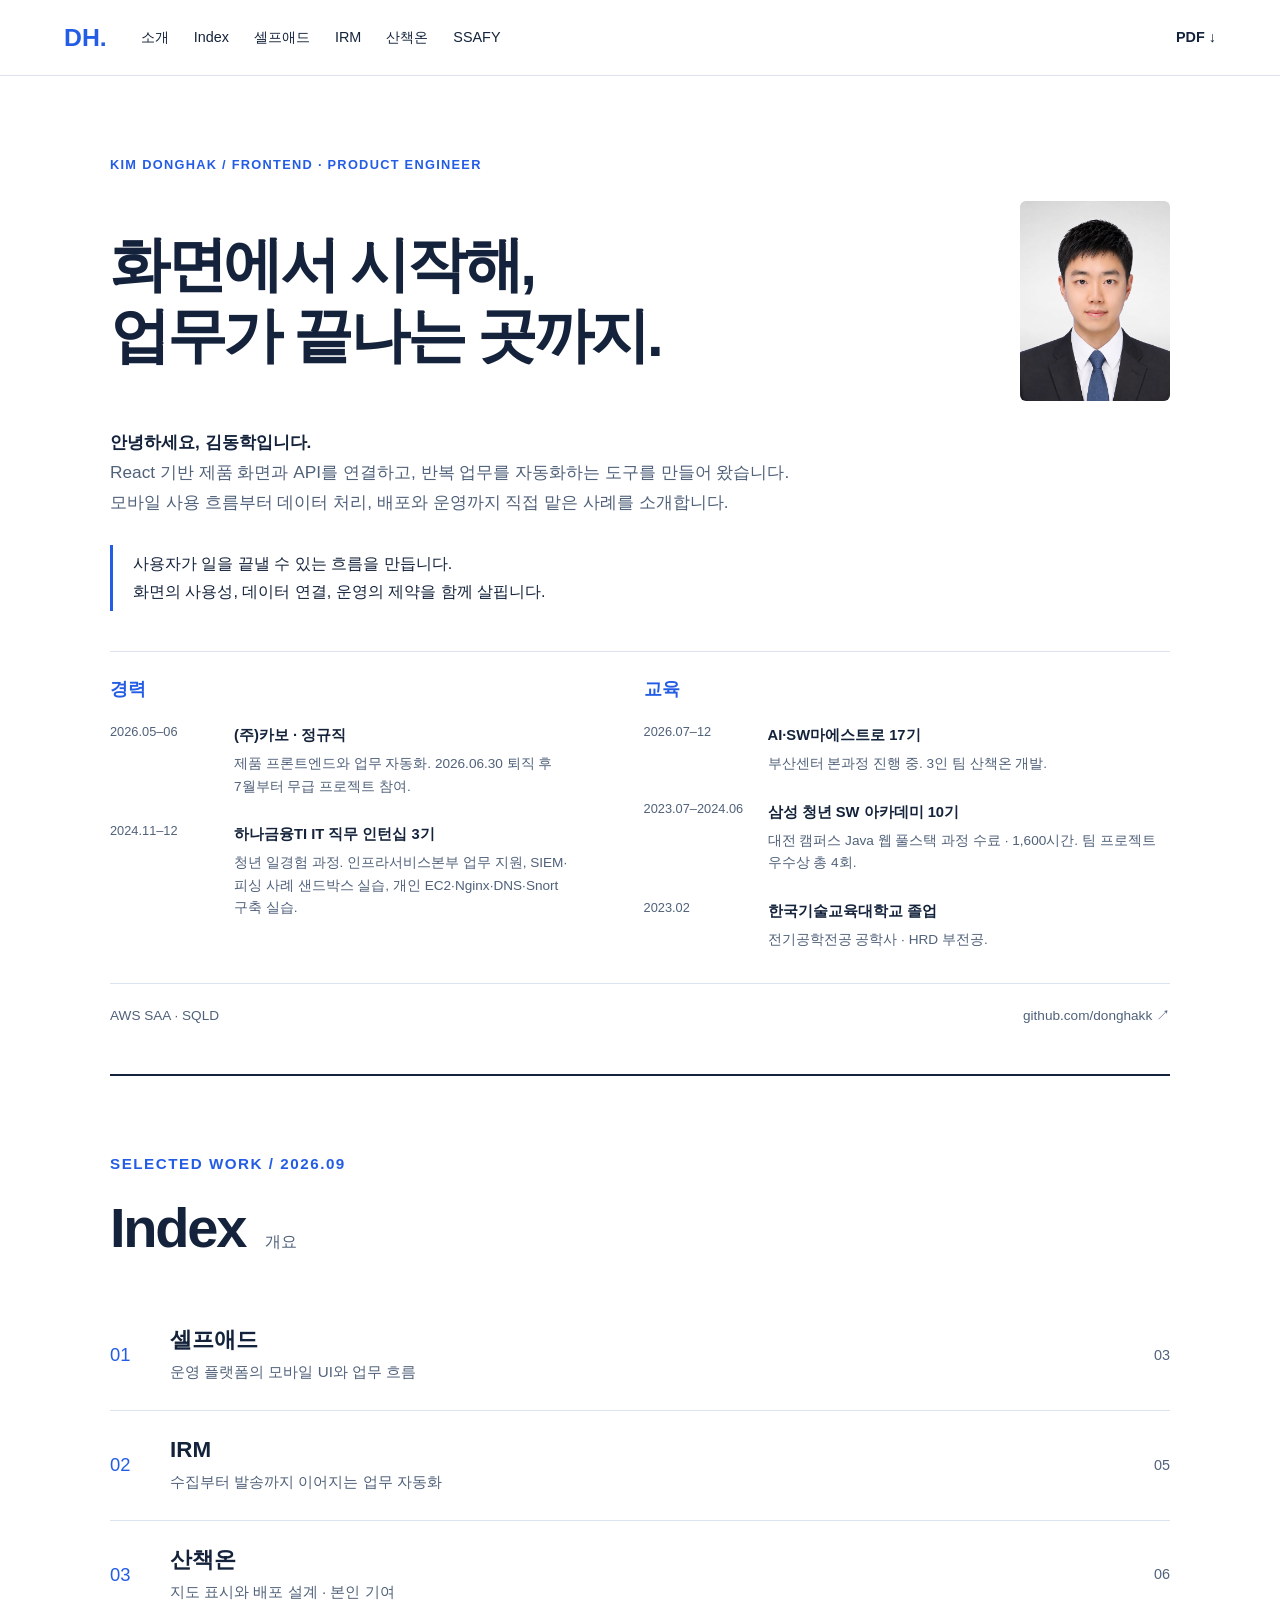
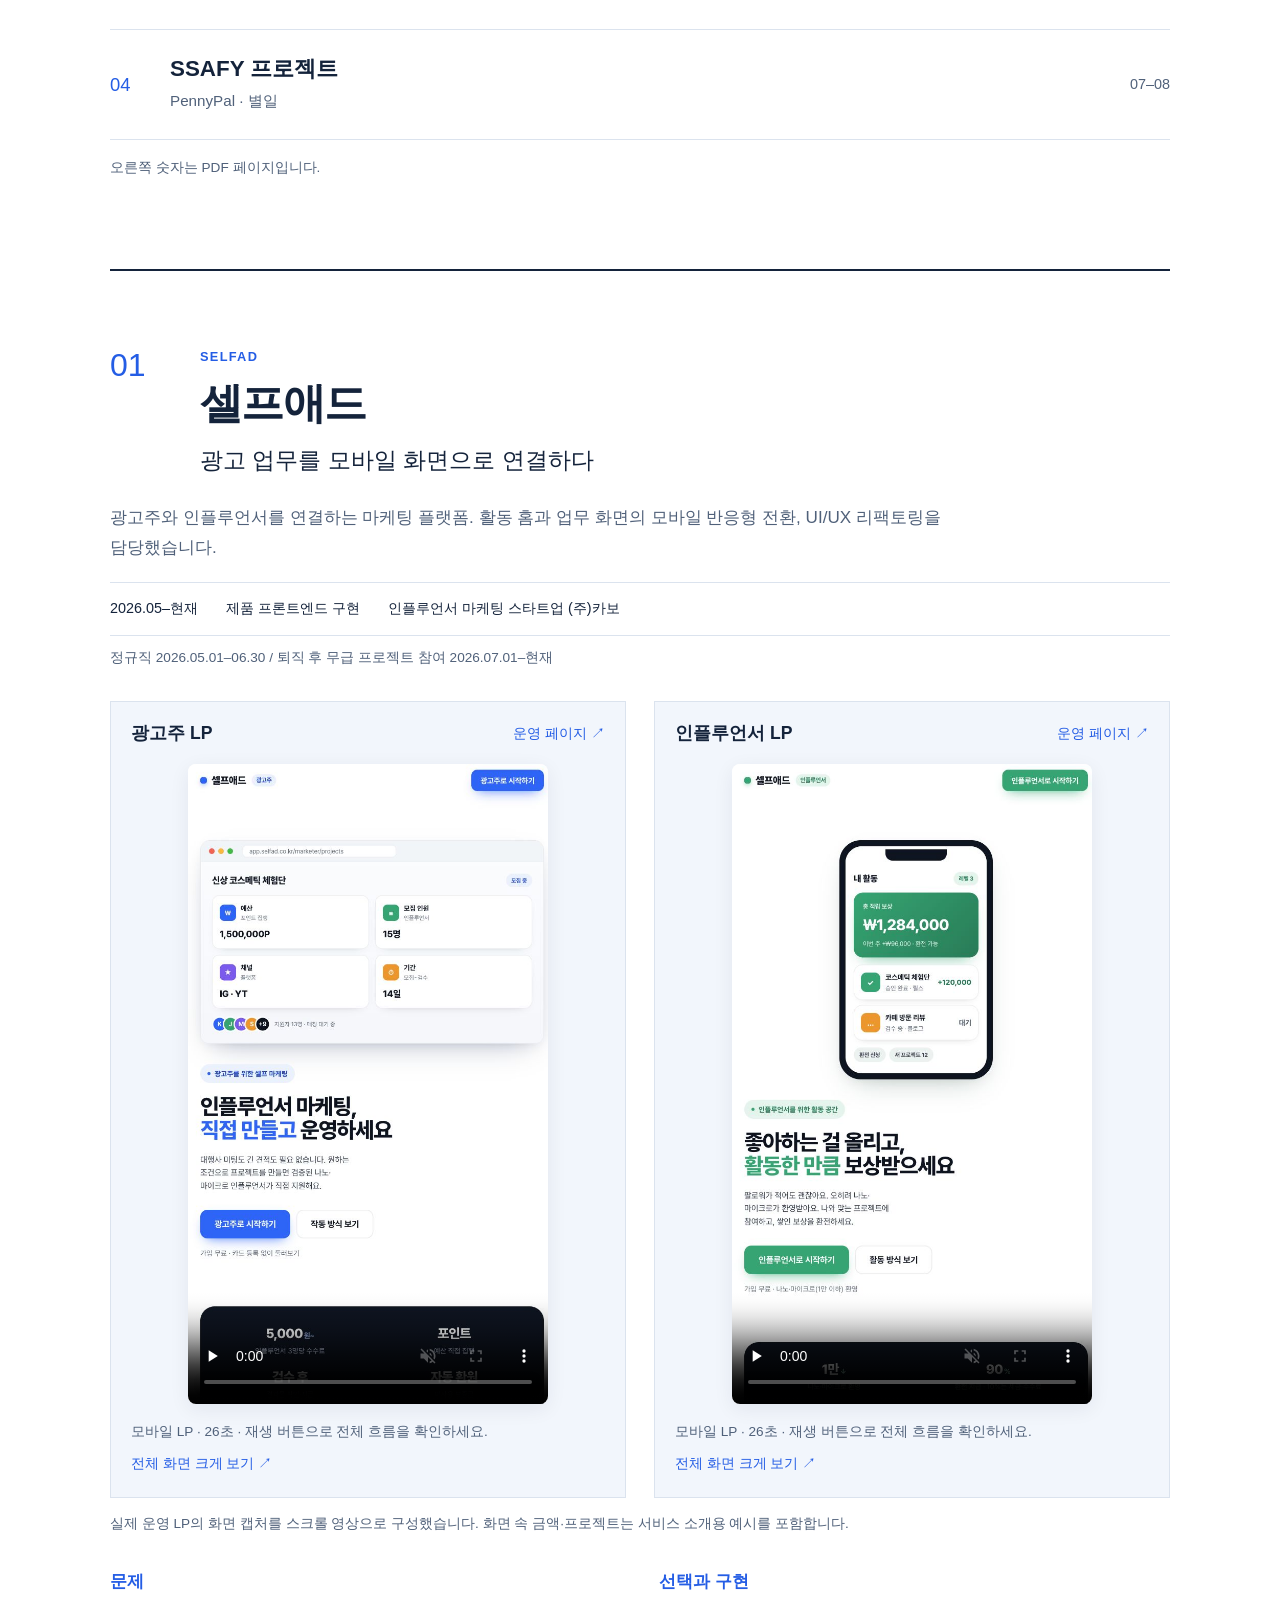
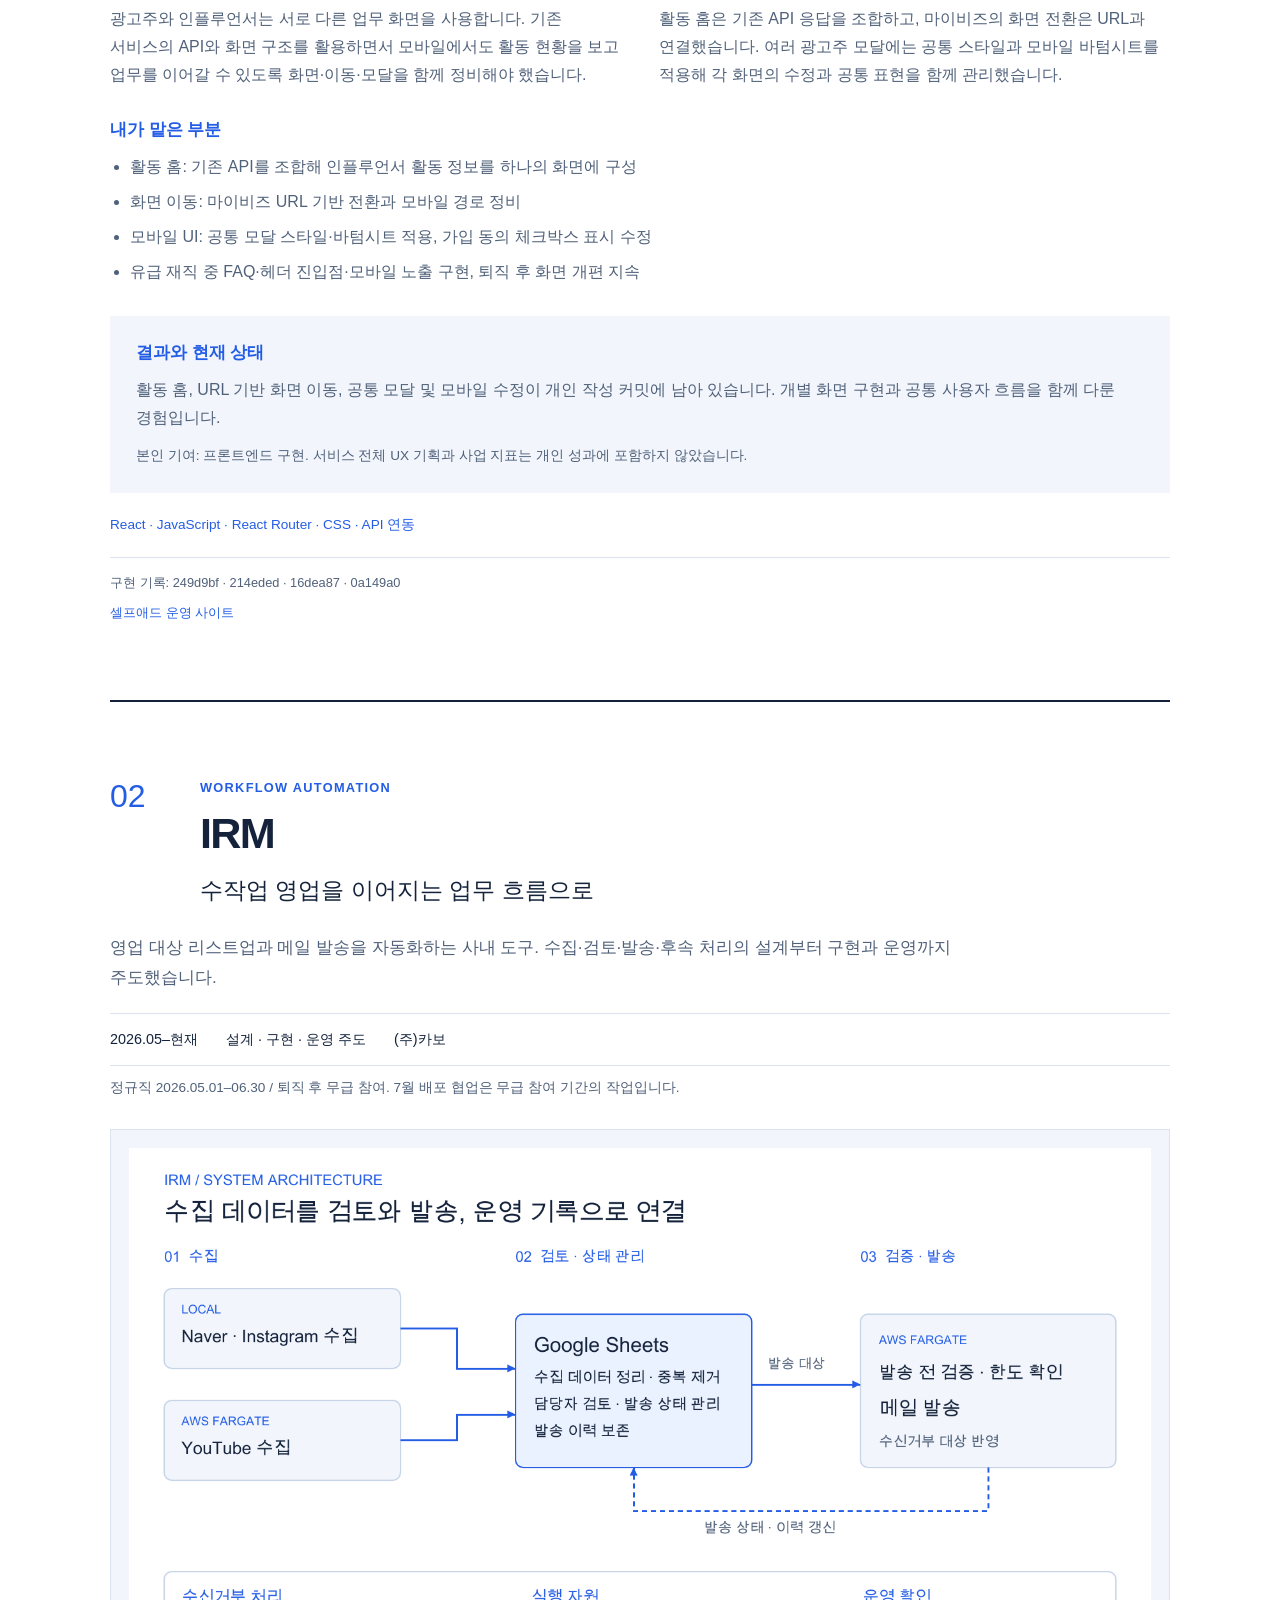
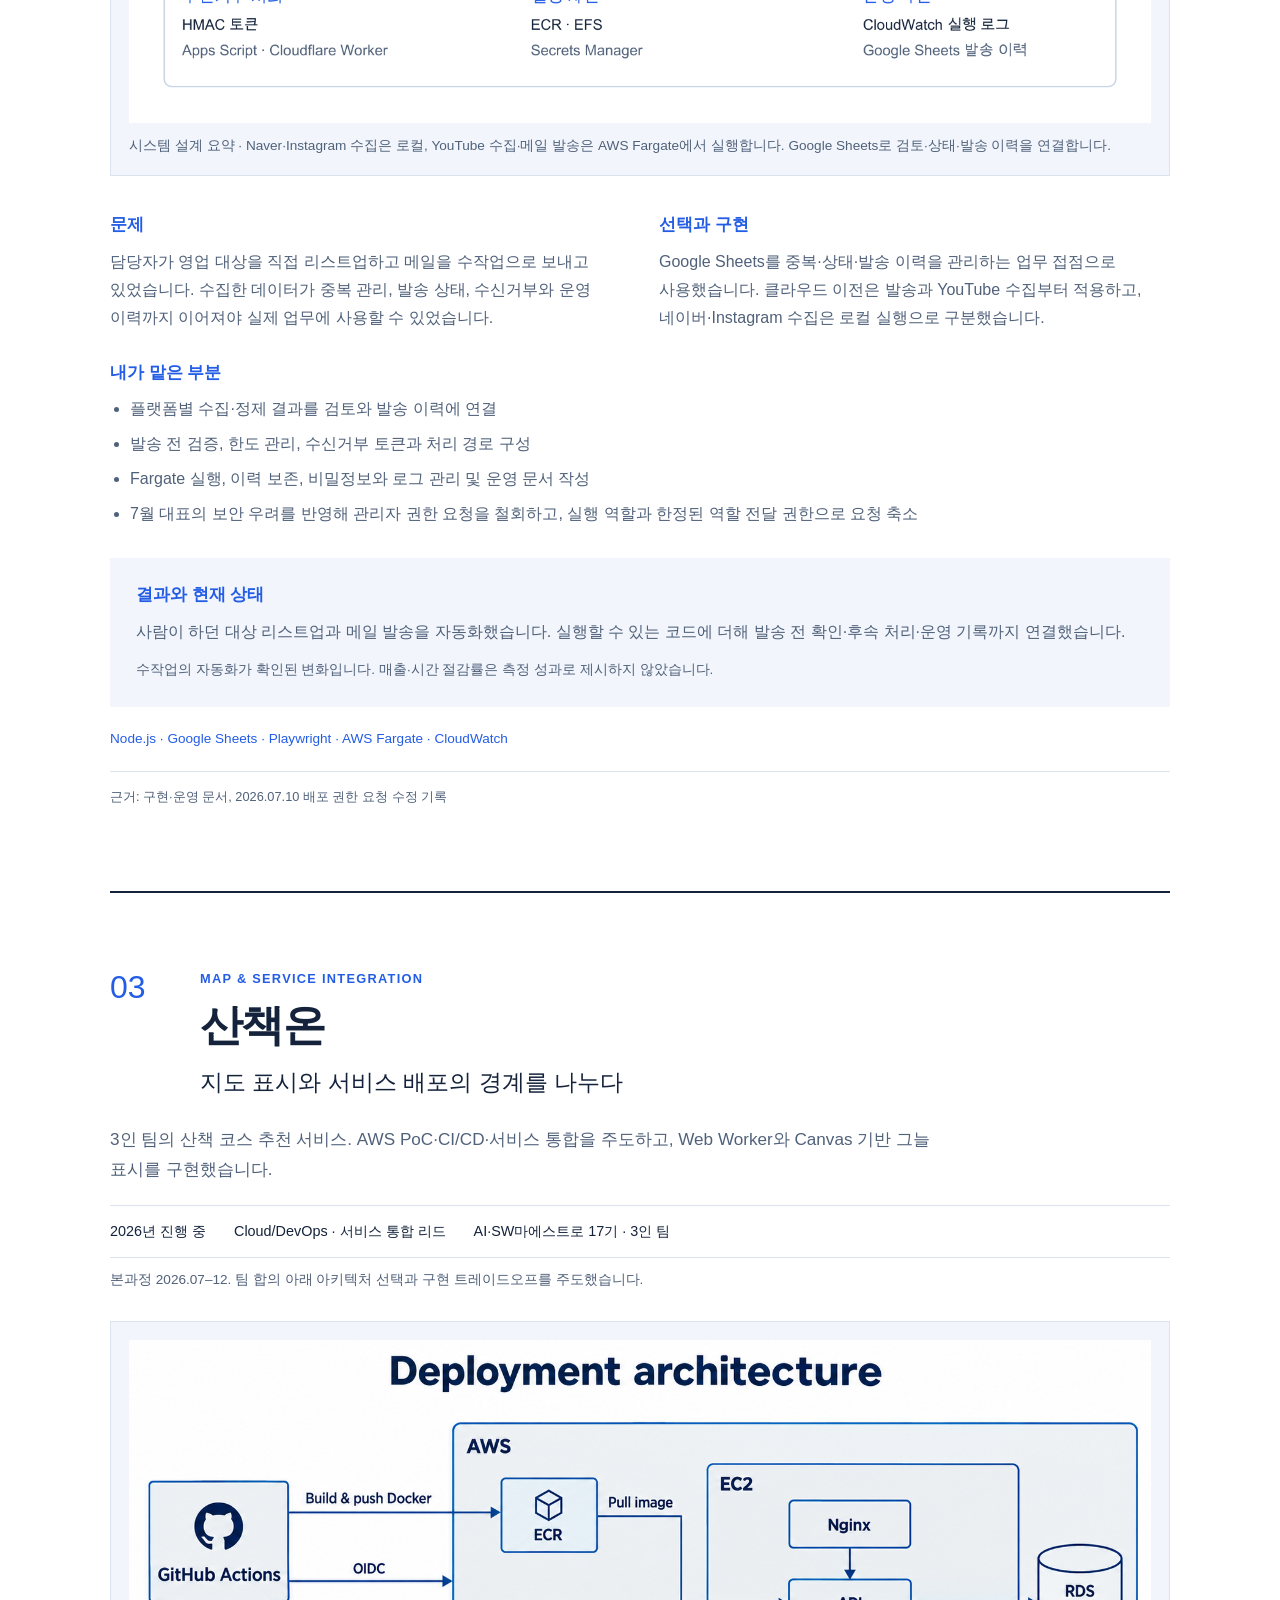
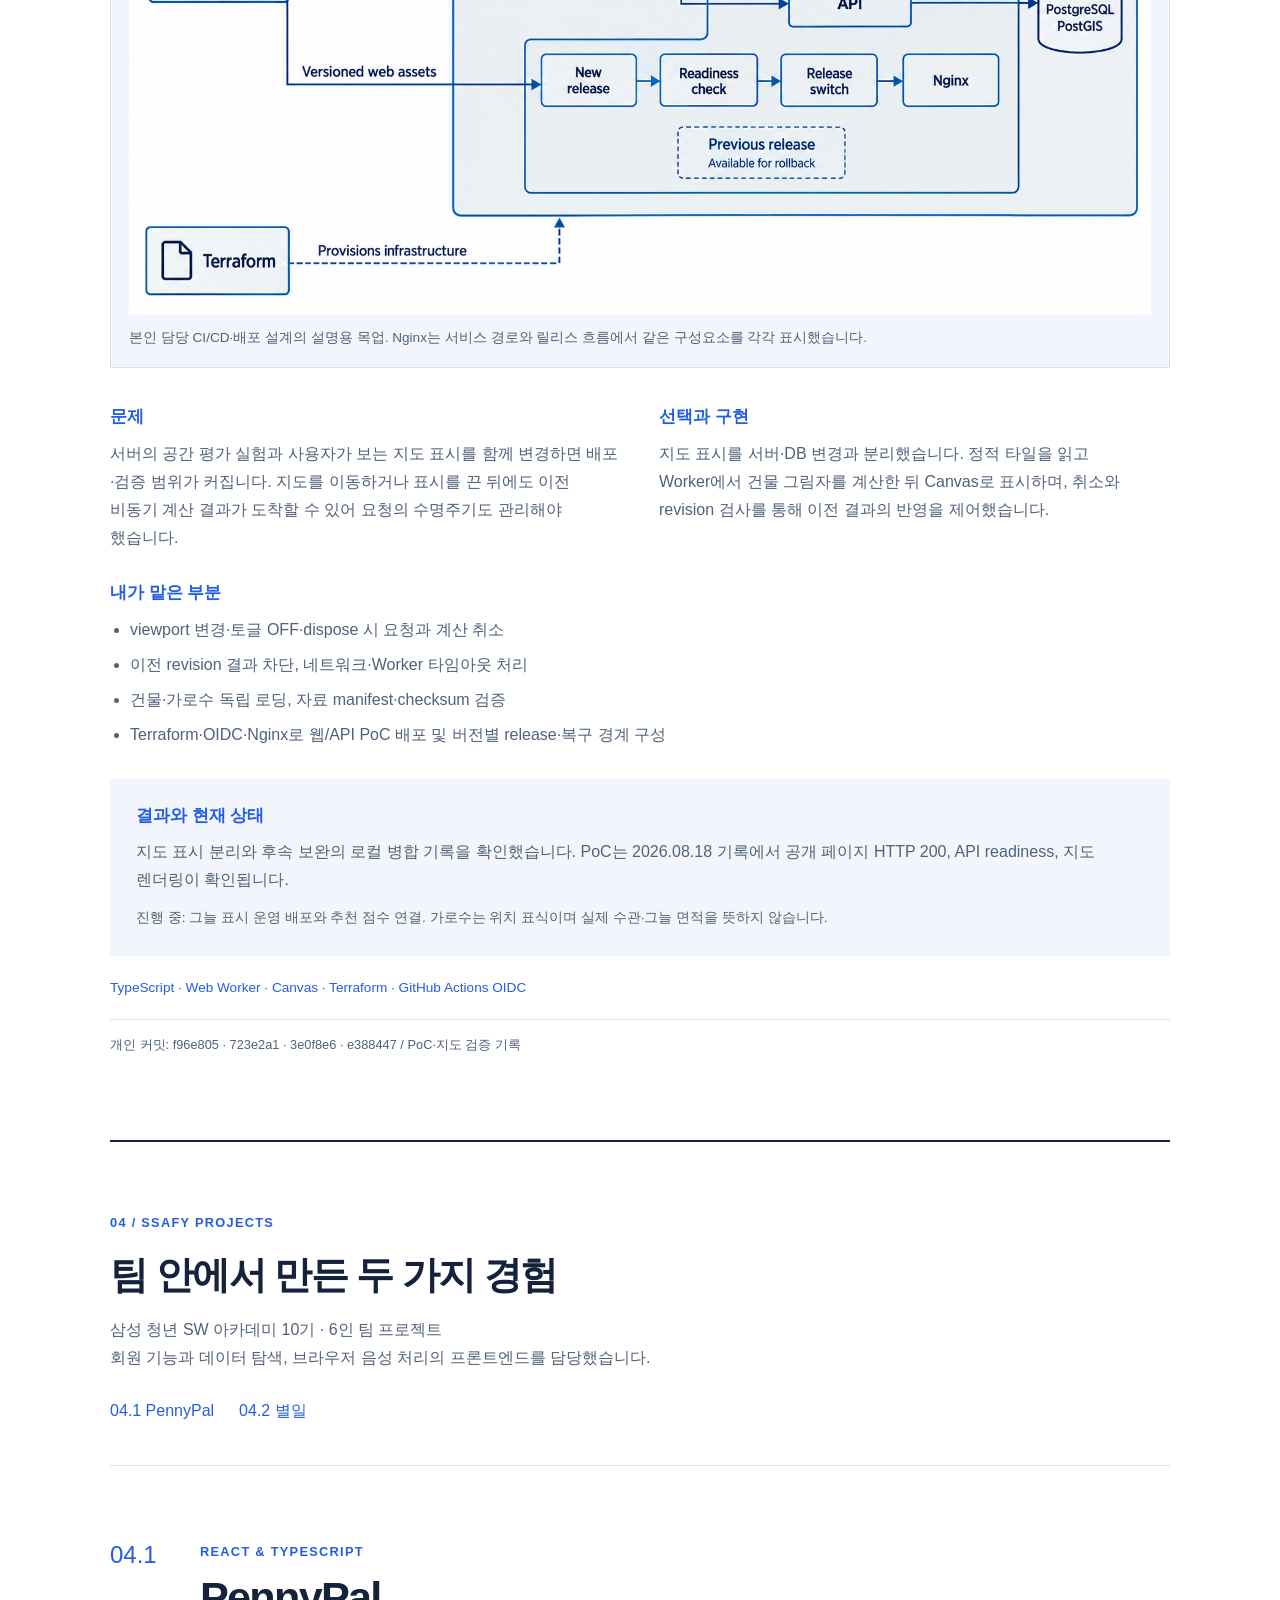
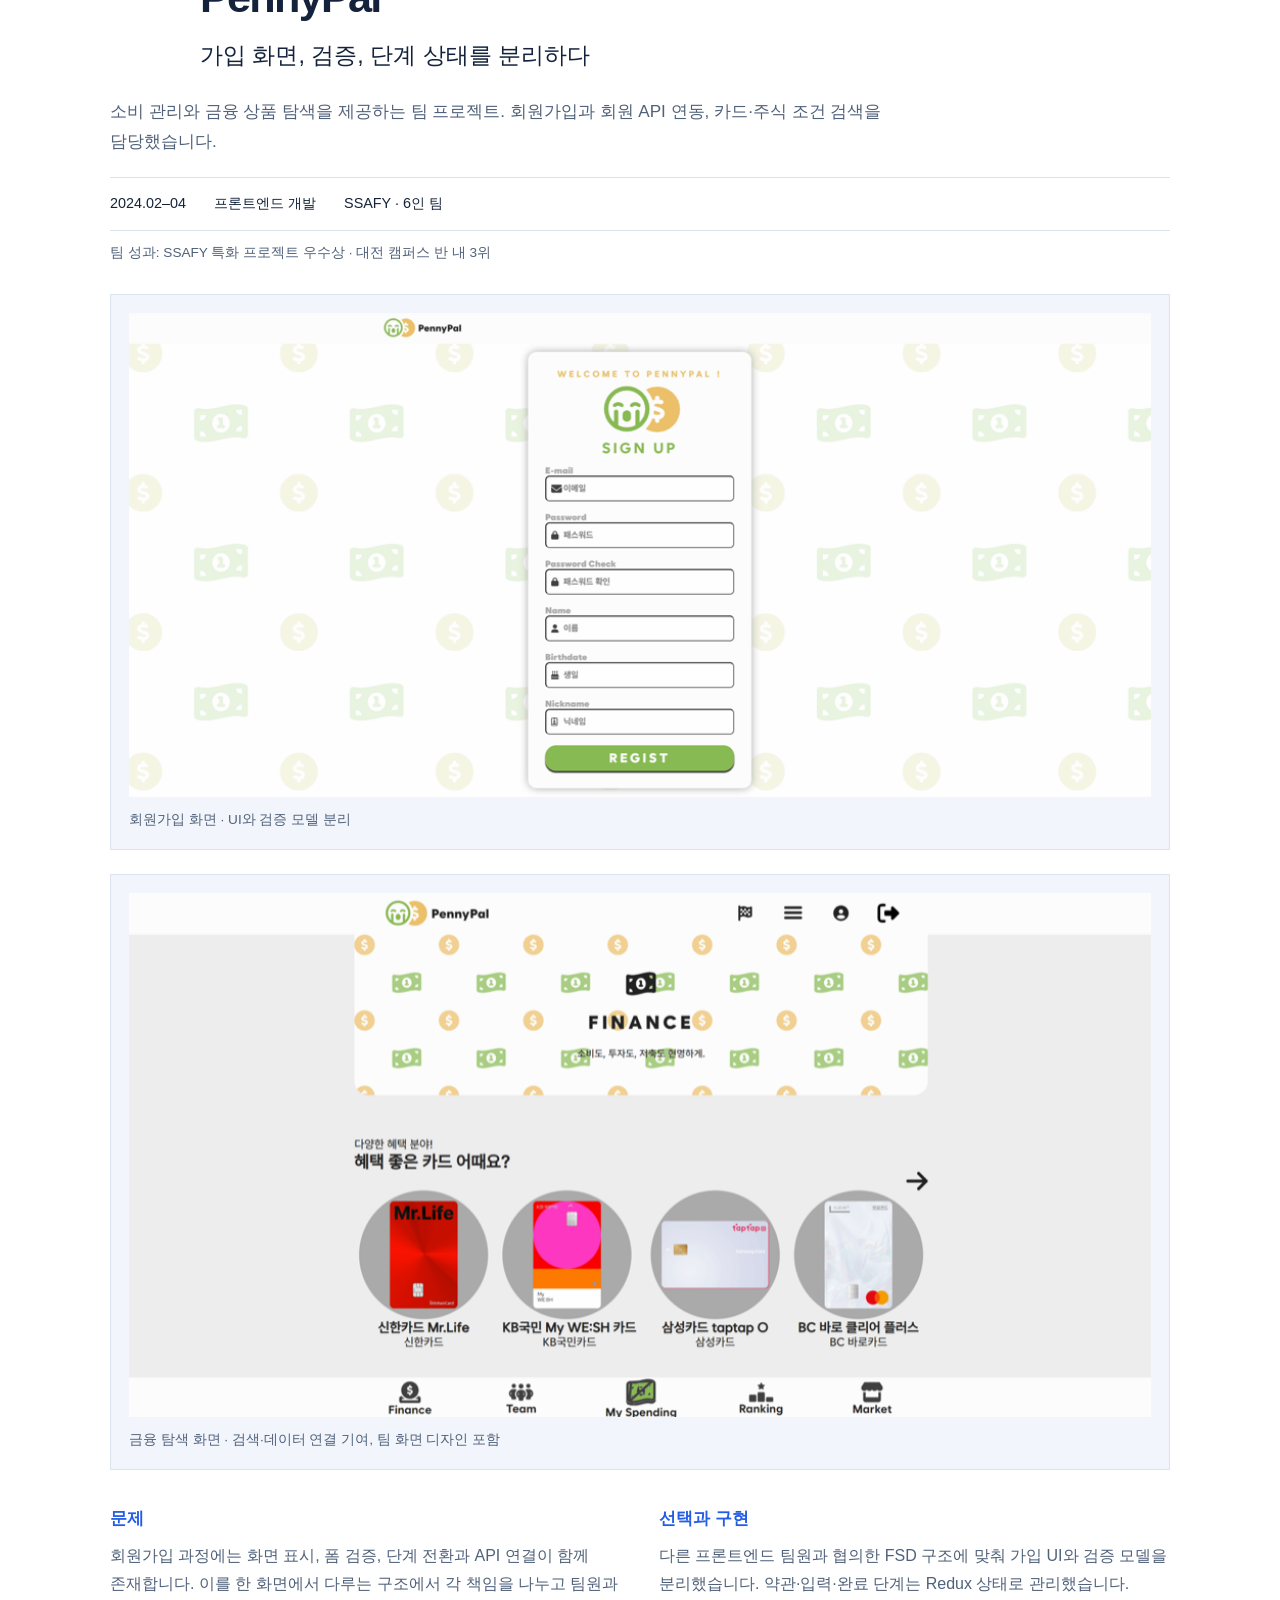
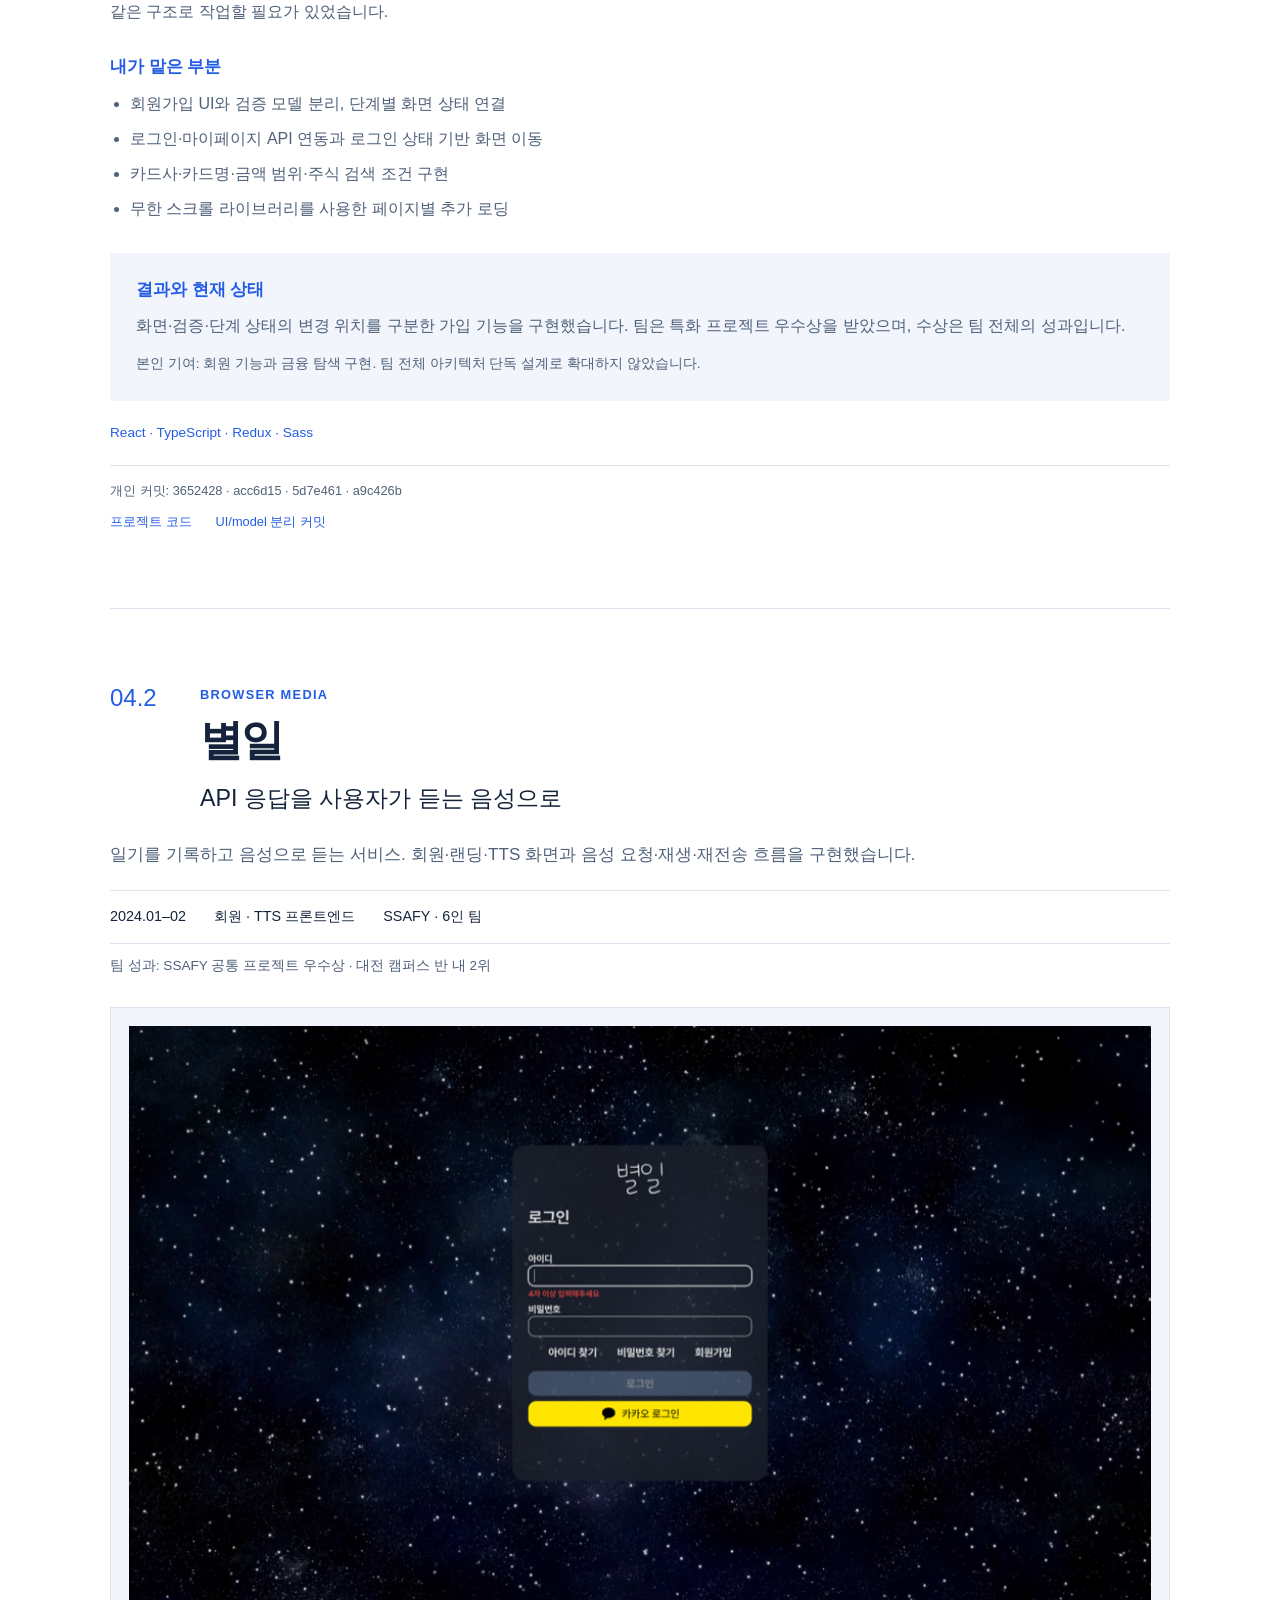
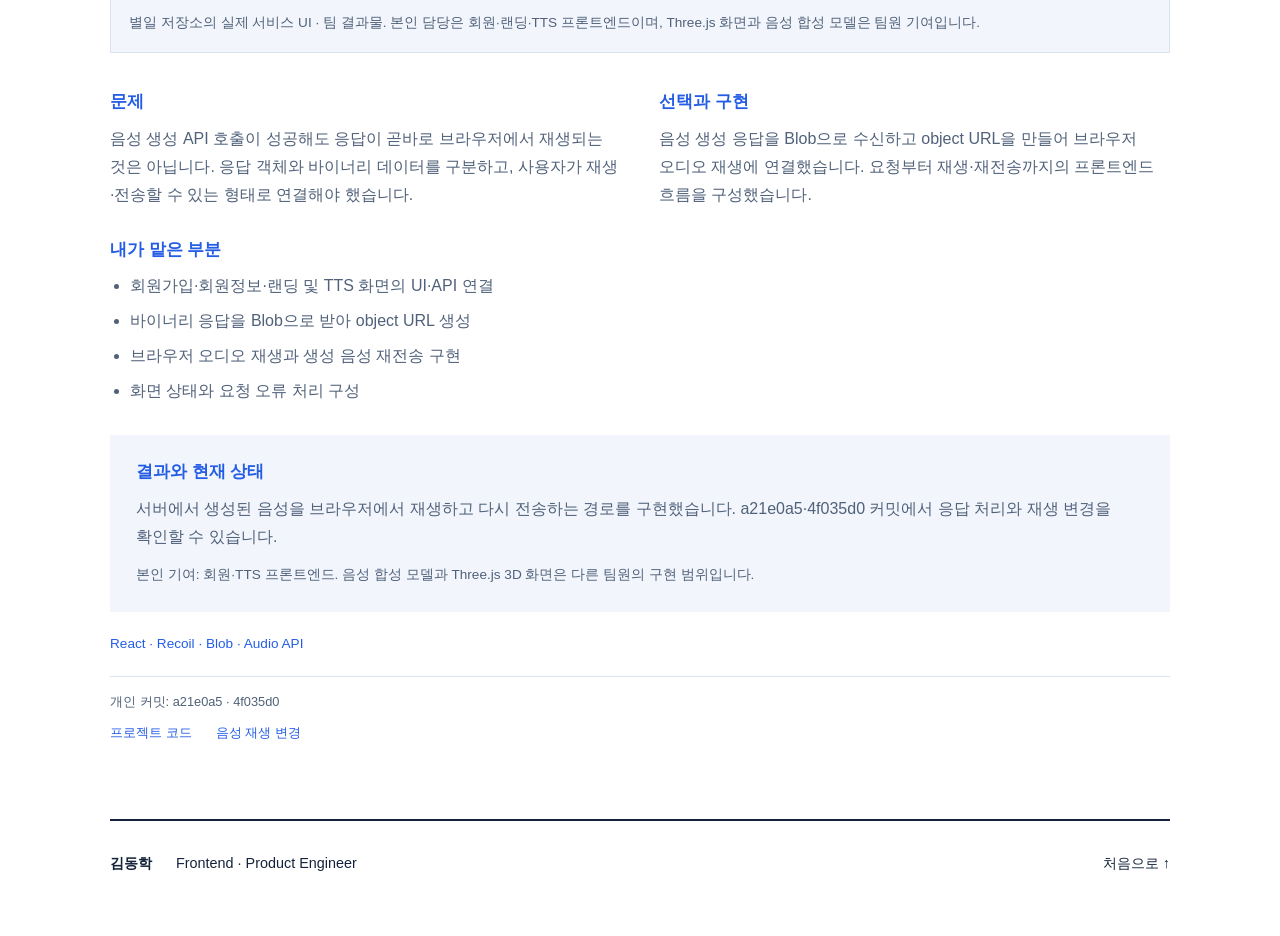
<file: ver2/index.html>
<!doctype html><html lang="ko"><head><meta charset="utf-8"><meta name="viewport" content="width=device-width, initial-scale=1"><title>김동학 포트폴리오 · Ver.2</title><meta name="description" content="김동학의 소개, 경력과 교육, 셀프애드·IRM·산책온·SSAFY 프로젝트 포트폴리오"><link rel="stylesheet" href="styles.css"></head><body>
<a class="skip" href="#intro">본문으로 건너뛰기</a><header class="top"><a class="brand" href="#intro">DH.</a><nav aria-label="포트폴리오 목차"><a href="#intro">소개</a><a href="#index">Index</a><a href="#selfad">셀프애드</a><a href="#irm">IRM</a><a href="#sanchaekon">산책온</a><a href="#ssafy">SSAFY</a></nav><a class="download" href="../downloads/kim-donghak-portfolio-v2.pdf" download>PDF ↓</a></header>
<main><section id="intro" class="intro"><p class="eyebrow">KIM DONGHAK / FRONTEND · PRODUCT ENGINEER</p><div class="intro-heading"><h1>화면에서 시작해,<br>업무가 끝나는 곳까지.</h1><img class="portrait" src="assets/profile.png" alt="김동학 프로필 사진" width="1086" height="1448"></div><p class="bio"><strong>안녕하세요, 김동학입니다.</strong><br>React 기반 제품 화면과 API를 연결하고, 반복 업무를 자동화하는 도구를 만들어 왔습니다. 모바일 사용 흐름부터 데이터 처리, 배포와 운영까지 직접 맡은 사례를 소개합니다.</p><p class="value">사용자가 일을 끝낼 수 있는 흐름을 만듭니다.<br>화면의 사용성, 데이터 연결, 운영의 제약을 함께 살핍니다.</p>
<div class="background"><section><h2>경력</h2><ol><li><span>2026.05–06</span><div><strong>(주)카보 · 정규직</strong><p>제품 프론트엔드와 업무 자동화. 2026.06.30 퇴직 후 7월부터 무급 프로젝트 참여.</p></div></li><li><span>2024.11–12</span><div><strong>하나금융TI IT 직무 인턴십 3기</strong><p>청년 일경험 과정. 인프라서비스본부 업무 지원, SIEM·피싱 사례 샌드박스 실습, 개인 EC2·Nginx·DNS·Snort 구축 실습.</p></div></li></ol></section><section><h2>교육</h2><ol><li><span>2026.07–12</span><div><strong>AI·SW마에스트로 17기</strong><p>부산센터 본과정 진행 중. 3인 팀 산책온 개발.</p></div></li><li><span>2023.07–2024.06</span><div><strong>삼성 청년 SW 아카데미 10기</strong><p>대전 캠퍼스 Java 웹 풀스택 과정 수료 · 1,600시간. 팀 프로젝트 우수상 총 4회.</p></div></li><li><span>2023.02</span><div><strong>한국기술교육대학교 졸업</strong><p>전기공학전공 공학사 · HRD 부전공.</p></div></li></ol></section></div>
<div class="intro-footer"><span>AWS SAA · SQLD</span><a href="https://github.com/donghakk" target="_blank" rel="noopener">github.com/donghakk ↗</a></div></section>
<section id="index" class="index"><p class="eyebrow">SELECTED WORK / 2026.09</p><h2>Index<span>개요</span></h2><div><a href="#selfad"><span>01</span><div><h3>셀프애드</h3><p>운영 플랫폼의 모바일 UI와 업무 흐름</p></div><span class="page-no">03</span></a><a href="#irm"><span>02</span><div><h3>IRM</h3><p>수집부터 발송까지 이어지는 업무 자동화</p></div><span class="page-no">05</span></a><a href="#sanchaekon"><span>03</span><div><h3>산책온</h3><p>지도 표시와 배포 설계 · 본인 기여</p></div><span class="page-no">06</span></a><a href="#ssafy"><span>04</span><div><h3>SSAFY 프로젝트</h3><p>PennyPal · 별일</p></div><span class="page-no">07–08</span></a></div><p class="small">오른쪽 숫자는 PDF 페이지입니다.</p></section>
<article id="selfad" class="case"><header class="case-heading"><span class="number">01</span><div><p class="eyebrow">SELFAD</p><h2>셀프애드</h2><p class="case-title">광고 업무를 모바일 화면으로 연결하다</p></div></header>
<p class="lead">광고주와 인플루언서를 연결하는 마케팅 플랫폼. 활동 홈과 업무 화면의 모바일 반응형 전환, UI/UX 리팩토링을 담당했습니다.</p><div class="meta"><span>2026.05–현재</span><span>제품 프론트엔드 구현</span><span>인플루언서 마케팅 스타트업 (주)카보</span></div><p class="small">정규직 2026.05.01–06.30 / 퇴직 후 무급 프로젝트 참여 2026.07.01–현재</p>
<div class="lp-videos"><figure class="lp-video"><div class="video-heading"><h3>광고주 LP</h3><a href="https://selfad.co.kr/lp/marketer" target="_blank" rel="noopener">운영 페이지 ↗</a></div><video controls playsinline muted preload="none" poster="assets/lp/marketer-poster.png" width="704" height="1252" aria-label="광고주 LP 스크롤 영상"><source src="assets/lp/marketer-scroll.mp4" type="video/mp4"><a href="assets/lp/marketer-scroll.mp4">영상 다운로드</a></video><figcaption>모바일 LP · 26초 · 재생 버튼으로 전체 흐름을 확인하세요.</figcaption><a class="full-capture" href="assets/lp/marketer-full.jpg" target="_blank" rel="noopener">전체 화면 크게 보기 ↗</a></figure><figure class="lp-video"><div class="video-heading"><h3>인플루언서 LP</h3><a href="https://selfad.co.kr/lp/influencer" target="_blank" rel="noopener">운영 페이지 ↗</a></div><video controls playsinline muted preload="none" poster="assets/lp/influencer-poster.png" width="704" height="1252" aria-label="인플루언서 LP 스크롤 영상"><source src="assets/lp/influencer-scroll.mp4" type="video/mp4"><a href="assets/lp/influencer-scroll.mp4">영상 다운로드</a></video><figcaption>모바일 LP · 26초 · 재생 버튼으로 전체 흐름을 확인하세요.</figcaption><a class="full-capture" href="assets/lp/influencer-full.jpg" target="_blank" rel="noopener">전체 화면 크게 보기 ↗</a></figure></div><p class="media-note">실제 운영 LP의 화면 캡처를 스크롤 영상으로 구성했습니다. 화면 속 금액·프로젝트는 서비스 소개용 예시를 포함합니다.</p>
<div class="columns"><section><h3>문제</h3><p>광고주와 인플루언서는 서로 다른 업무 화면을 사용합니다. 기존 서비스의 API와 화면 구조를 활용하면서 모바일에서도 활동 현황을 보고 업무를 이어갈 수 있도록 화면·이동·모달을 함께 정비해야 했습니다.</p></section><section><h3>선택과 구현</h3><p>활동 홈은 기존 API 응답을 조합하고, 마이비즈의 화면 전환은 URL과 연결했습니다. 여러 광고주 모달에는 공통 스타일과 모바일 바텀시트를 적용해 각 화면의 수정과 공통 표현을 함께 관리했습니다.</p></section></div>
<section class="contribution"><h3>내가 맡은 부분</h3><ul><li>활동 홈: 기존 API를 조합해 인플루언서 활동 정보를 하나의 화면에 구성</li><li>화면 이동: 마이비즈 URL 기반 전환과 모바일 경로 정비</li><li>모바일 UI: 공통 모달 스타일·바텀시트 적용, 가입 동의 체크박스 표시 수정</li><li>유급 재직 중 FAQ·헤더 진입점·모바일 노출 구현, 퇴직 후 화면 개편 지속</li></ul></section>
<section class="result"><h3>결과와 현재 상태</h3><p>활동 홈, URL 기반 화면 이동, 공통 모달 및 모바일 수정이 개인 작성 커밋에 남아 있습니다. 개별 화면 구현과 공통 사용자 흐름을 함께 다룬 경험입니다.</p><p class="small">본인 기여: 프론트엔드 구현. 서비스 전체 UX 기획과 사업 지표는 개인 성과에 포함하지 않았습니다.</p></section>
<p class="tech">React · JavaScript · React Router · CSS · API 연동</p><footer class="evidence"><span>구현 기록: 249d9bf · 214eded · 16dea87 · 0a149a0</span><div><a href="https://selfad.co.kr" target="_blank" rel="noopener">셀프애드 운영 사이트</a></div></footer></article><article id="irm" class="case"><header class="case-heading"><span class="number">02</span><div><p class="eyebrow">WORKFLOW AUTOMATION</p><h2>IRM</h2><p class="case-title">수작업 영업을 이어지는 업무 흐름으로</p></div></header>
<p class="lead">영업 대상 리스트업과 메일 발송을 자동화하는 사내 도구. 수집·검토·발송·후속 처리의 설계부터 구현과 운영까지 주도했습니다.</p><div class="meta"><span>2026.05–현재</span><span>설계 · 구현 · 운영 주도</span><span>(주)카보</span></div><p class="small">정규직 2026.05.01–06.30 / 퇴직 후 무급 참여. 7월 배포 협업은 무급 참여 기간의 작업입니다.</p>
<div class="gallery"><figure><a href="assets/irm-system-design.png" target="_blank" rel="noopener" aria-label="IRM 시스템 설계도: 로컬 및 AWS 수집, Google Sheets 검토, Fargate 메일 발송과 운영 지원 크게 보기"><img src="assets/irm-system-design.png" alt="IRM 시스템 설계도: 로컬 및 AWS 수집, Google Sheets 검토, Fargate 메일 발송과 운영 지원" width="1600" height="900" loading="lazy"></a><figcaption>시스템 설계 요약 · Naver·Instagram 수집은 로컬, YouTube 수집·메일 발송은 AWS Fargate에서 실행합니다. Google Sheets로 검토·상태·발송 이력을 연결합니다.</figcaption></figure></div>
<div class="columns"><section><h3>문제</h3><p>담당자가 영업 대상을 직접 리스트업하고 메일을 수작업으로 보내고 있었습니다. 수집한 데이터가 중복 관리, 발송 상태, 수신거부와 운영 이력까지 이어져야 실제 업무에 사용할 수 있었습니다.</p></section><section><h3>선택과 구현</h3><p>Google Sheets를 중복·상태·발송 이력을 관리하는 업무 접점으로 사용했습니다. 클라우드 이전은 발송과 YouTube 수집부터 적용하고, 네이버·Instagram 수집은 로컬 실행으로 구분했습니다.</p></section></div>
<section class="contribution"><h3>내가 맡은 부분</h3><ul><li>플랫폼별 수집·정제 결과를 검토와 발송 이력에 연결</li><li>발송 전 검증, 한도 관리, 수신거부 토큰과 처리 경로 구성</li><li>Fargate 실행, 이력 보존, 비밀정보와 로그 관리 및 운영 문서 작성</li><li>7월 대표의 보안 우려를 반영해 관리자 권한 요청을 철회하고, 실행 역할과 한정된 역할 전달 권한으로 요청 축소</li></ul></section>
<section class="result"><h3>결과와 현재 상태</h3><p>사람이 하던 대상 리스트업과 메일 발송을 자동화했습니다. 실행할 수 있는 코드에 더해 발송 전 확인·후속 처리·운영 기록까지 연결했습니다.</p><p class="small">수작업의 자동화가 확인된 변화입니다. 매출·시간 절감률은 측정 성과로 제시하지 않았습니다.</p></section>
<p class="tech">Node.js · Google Sheets · Playwright · AWS Fargate · CloudWatch</p><footer class="evidence"><span>근거: 구현·운영 문서, 2026.07.10 배포 권한 요청 수정 기록</span><div></div></footer></article><article id="sanchaekon" class="case"><header class="case-heading"><span class="number">03</span><div><p class="eyebrow">MAP &amp; SERVICE INTEGRATION</p><h2>산책온</h2><p class="case-title">지도 표시와 서비스 배포의 경계를 나누다</p></div></header>
<p class="lead">3인 팀의 산책 코스 추천 서비스. AWS PoC·CI/CD·서비스 통합을 주도하고, Web Worker와 Canvas 기반 그늘 표시를 구현했습니다.</p><div class="meta"><span>2026년 진행 중</span><span>Cloud/DevOps · 서비스 통합 리드</span><span>AI·SW마에스트로 17기 · 3인 팀</span></div><p class="small">본과정 2026.07–12. 팀 합의 아래 아키텍처 선택과 구현 트레이드오프를 주도했습니다.</p>
<div class="gallery"><figure><a href="assets/sanchaekon-deployment-concept.png" target="_blank" rel="noopener" aria-label="본인이 담당한 산책온 CI/CD와 배포 설계의 설명용 목업 크게 보기"><img src="assets/sanchaekon-deployment-concept.png" alt="본인이 담당한 산책온 CI/CD와 배포 설계의 설명용 목업" width="1672" height="941" loading="lazy"></a><figcaption>본인 담당 CI/CD·배포 설계의 설명용 목업. Nginx는 서비스 경로와 릴리스 흐름에서 같은 구성요소를 각각 표시했습니다.</figcaption></figure></div>
<div class="columns"><section><h3>문제</h3><p>서버의 공간 평가 실험과 사용자가 보는 지도 표시를 함께 변경하면 배포·검증 범위가 커집니다. 지도를 이동하거나 표시를 끈 뒤에도 이전 비동기 계산 결과가 도착할 수 있어 요청의 수명주기도 관리해야 했습니다.</p></section><section><h3>선택과 구현</h3><p>지도 표시를 서버·DB 변경과 분리했습니다. 정적 타일을 읽고 Worker에서 건물 그림자를 계산한 뒤 Canvas로 표시하며, 취소와 revision 검사를 통해 이전 결과의 반영을 제어했습니다.</p></section></div>
<section class="contribution"><h3>내가 맡은 부분</h3><ul><li>viewport 변경·토글 OFF·dispose 시 요청과 계산 취소</li><li>이전 revision 결과 차단, 네트워크·Worker 타임아웃 처리</li><li>건물·가로수 독립 로딩, 자료 manifest·checksum 검증</li><li>Terraform·OIDC·Nginx로 웹/API PoC 배포 및 버전별 release·복구 경계 구성</li></ul></section>
<section class="result"><h3>결과와 현재 상태</h3><p>지도 표시 분리와 후속 보완의 로컬 병합 기록을 확인했습니다. PoC는 2026.08.18 기록에서 공개 페이지 HTTP 200, API readiness, 지도 렌더링이 확인됩니다.</p><p class="small">진행 중: 그늘 표시 운영 배포와 추천 점수 연결. 가로수는 위치 표식이며 실제 수관·그늘 면적을 뜻하지 않습니다.</p></section>
<p class="tech">TypeScript · Web Worker · Canvas · Terraform · GitHub Actions OIDC</p><footer class="evidence"><span>개인 커밋: f96e805 · 723e2a1 · 3e0f8e6 · e388447 / PoC·지도 검증 기록</span><div></div></footer></article>
<section id="ssafy" class="ssafy"><p class="eyebrow">04 / SSAFY PROJECTS</p><h2>팀 안에서 만든 두 가지 경험</h2><p>삼성 청년 SW 아카데미 10기 · 6인 팀 프로젝트<br>회원 기능과 데이터 탐색, 브라우저 음성 처리의 프론트엔드를 담당했습니다.</p><nav aria-label="SSAFY 하위 프로젝트"><a href="#pennypal">04.1 PennyPal</a><a href="#stardiary">04.2 별일</a></nav>
<article id="pennypal" class="case"><header class="case-heading"><span class="number">04.1</span><div><p class="eyebrow">REACT &amp; TYPESCRIPT</p><h2>PennyPal</h2><p class="case-title">가입 화면, 검증, 단계 상태를 분리하다</p></div></header>
<p class="lead">소비 관리와 금융 상품 탐색을 제공하는 팀 프로젝트. 회원가입과 회원 API 연동, 카드·주식 조건 검색을 담당했습니다.</p><div class="meta"><span>2024.02–04</span><span>프론트엔드 개발</span><span>SSAFY · 6인 팀</span></div><p class="small">팀 성과: SSAFY 특화 프로젝트 우수상 · 대전 캠퍼스 반 내 3위</p>
<div class="gallery"><figure><a href="../assets/pennypal/signup.png" target="_blank" rel="noopener" aria-label="PennyPal 회원가입 화면 크게 보기"><img src="../assets/pennypal/signup.png" alt="PennyPal 회원가입 화면" width="1000" height="474" loading="lazy"></a><figcaption>회원가입 화면 · UI와 검증 모델 분리</figcaption></figure><figure><a href="../assets/pennypal/card-search.png" target="_blank" rel="noopener" aria-label="PennyPal 금융 상품 탐색 화면 크게 보기"><img src="../assets/pennypal/card-search.png" alt="PennyPal 금융 상품 탐색 화면" width="1000" height="513" loading="lazy"></a><figcaption>금융 탐색 화면 · 검색·데이터 연결 기여, 팀 화면 디자인 포함</figcaption></figure></div>
<div class="columns"><section><h3>문제</h3><p>회원가입 과정에는 화면 표시, 폼 검증, 단계 전환과 API 연결이 함께 존재합니다. 이를 한 화면에서 다루는 구조에서 각 책임을 나누고 팀원과 같은 구조로 작업할 필요가 있었습니다.</p></section><section><h3>선택과 구현</h3><p>다른 프론트엔드 팀원과 협의한 FSD 구조에 맞춰 가입 UI와 검증 모델을 분리했습니다. 약관·입력·완료 단계는 Redux 상태로 관리했습니다.</p></section></div>
<section class="contribution"><h3>내가 맡은 부분</h3><ul><li>회원가입 UI와 검증 모델 분리, 단계별 화면 상태 연결</li><li>로그인·마이페이지 API 연동과 로그인 상태 기반 화면 이동</li><li>카드사·카드명·금액 범위·주식 검색 조건 구현</li><li>무한 스크롤 라이브러리를 사용한 페이지별 추가 로딩</li></ul></section>
<section class="result"><h3>결과와 현재 상태</h3><p>화면·검증·단계 상태의 변경 위치를 구분한 가입 기능을 구현했습니다. 팀은 특화 프로젝트 우수상을 받았으며, 수상은 팀 전체의 성과입니다.</p><p class="small">본인 기여: 회원 기능과 금융 탐색 구현. 팀 전체 아키텍처 단독 설계로 확대하지 않았습니다.</p></section>
<p class="tech">React · TypeScript · Redux · Sass</p><footer class="evidence"><span>개인 커밋: 3652428 · acc6d15 · 5d7e461 · a9c426b</span><div><a href="https://github.com/donghakk/pennypal" target="_blank" rel="noopener">프로젝트 코드</a><a href="https://github.com/donghakk/pennypal/commit/3652428" target="_blank" rel="noopener">UI/model 분리 커밋</a></div></footer></article><article id="stardiary" class="case"><header class="case-heading"><span class="number">04.2</span><div><p class="eyebrow">BROWSER MEDIA</p><h2>별일</h2><p class="case-title">API 응답을 사용자가 듣는 음성으로</p></div></header>
<p class="lead">일기를 기록하고 음성으로 듣는 서비스. 회원·랜딩·TTS 화면과 음성 요청·재생·재전송 흐름을 구현했습니다.</p><div class="meta"><span>2024.01–02</span><span>회원 · TTS 프론트엔드</span><span>SSAFY · 6인 팀</span></div><p class="small">팀 성과: SSAFY 공통 프로젝트 우수상 · 대전 캠퍼스 반 내 2위</p>
<div class="gallery"><figure><a href="../assets/stardiary/login.png" target="_blank" rel="noopener" aria-label="별일 실제 로그인 UI 스크린샷 크게 보기"><img src="../assets/stardiary/login.png" alt="별일 실제 로그인 UI 스크린샷" width="1000" height="562" loading="lazy"></a><figcaption>별일 저장소의 실제 서비스 UI · 팀 결과물. 본인 담당은 회원·랜딩·TTS 프론트엔드이며, Three.js 화면과 음성 합성 모델은 팀원 기여입니다.</figcaption></figure></div>
<div class="columns"><section><h3>문제</h3><p>음성 생성 API 호출이 성공해도 응답이 곧바로 브라우저에서 재생되는 것은 아닙니다. 응답 객체와 바이너리 데이터를 구분하고, 사용자가 재생·전송할 수 있는 형태로 연결해야 했습니다.</p></section><section><h3>선택과 구현</h3><p>음성 생성 응답을 Blob으로 수신하고 object URL을 만들어 브라우저 오디오 재생에 연결했습니다. 요청부터 재생·재전송까지의 프론트엔드 흐름을 구성했습니다.</p></section></div>
<section class="contribution"><h3>내가 맡은 부분</h3><ul><li>회원가입·회원정보·랜딩 및 TTS 화면의 UI·API 연결</li><li>바이너리 응답을 Blob으로 받아 object URL 생성</li><li>브라우저 오디오 재생과 생성 음성 재전송 구현</li><li>화면 상태와 요청 오류 처리 구성</li></ul></section>
<section class="result"><h3>결과와 현재 상태</h3><p>서버에서 생성된 음성을 브라우저에서 재생하고 다시 전송하는 경로를 구현했습니다. a21e0a5·4f035d0 커밋에서 응답 처리와 재생 변경을 확인할 수 있습니다.</p><p class="small">본인 기여: 회원·TTS 프론트엔드. 음성 합성 모델과 Three.js 3D 화면은 다른 팀원의 구현 범위입니다.</p></section>
<p class="tech">React · Recoil · Blob · Audio API</p><footer class="evidence"><span>개인 커밋: a21e0a5 · 4f035d0</span><div><a href="https://github.com/donghakk/stardiary-specialday" target="_blank" rel="noopener">프로젝트 코드</a><a href="https://github.com/donghakk/stardiary-specialday/commit/4f035d0" target="_blank" rel="noopener">음성 재생 변경</a></div></footer></article></section>
<footer class="end"><strong>김동학</strong><span>Frontend · Product Engineer</span><a href="#intro">처음으로 ↑</a></footer></main></body></html>
</file>
<file: ver2.1/styles.css>
/* Ver.2.1 — crisp editorial typography, cobalt accents, quiet motion. */
:root{color-scheme:light;--ink:#131c2d;--muted:#526076;--blue:#2556e8;--line:#dce2ed;--pale:#f0f4fb;--surface:#fff;--ease:cubic-bezier(.22,1,.36,1)}
*{box-sizing:border-box}
html{scroll-behavior:smooth;scroll-padding-top:116px}
body{margin:0;background:#f7f9fc;color:var(--ink);font-family:-apple-system,BlinkMacSystemFont,"Apple SD Gothic Neo","Noto Sans KR",sans-serif;font-size:16px;line-height:1.8;word-break:keep-all;overflow-wrap:anywhere;-webkit-font-smoothing:antialiased}
::selection{background:#cbd9ff;color:#12244d}
a{color:inherit;text-decoration:none;transition:color .2s ease,background .2s ease,box-shadow .2s ease}
a:hover{color:var(--blue)}
a:focus-visible,iframe:focus-visible{outline:3px solid var(--blue);outline-offset:5px;border-radius:4px}
p,h1,h2,h3,figure{margin:0}
h1,h2,h3{line-height:1.3;text-wrap:balance}
h2{font-size:2.8rem;letter-spacing:-.055em;font-weight:800}
h3{font-size:1.0625rem;letter-spacing:-.025em;font-weight:750}
p{color:var(--muted)}
.top{position:sticky;top:16px;z-index:10;display:flex;align-items:center;gap:30px;max-width:1120px;margin:16px auto 0;padding:12px 24px;border:1px solid #ffffffd9;border-radius:20px;background:#ffffffeb;box-shadow:0 2px 5px #14234004,0 8px 34px #1423400b;backdrop-filter:blur(20px);-webkit-backdrop-filter:blur(20px)}
.brand{font-size:1.625rem;font-weight:900;letter-spacing:-.08em;color:var(--ink);line-height:1.5}
.brand:hover{transform:rotate(-5deg)}
.top nav{display:flex;gap:5px;flex:1;font-size:.875rem;font-weight:600}
.top nav a{padding:7px 13px;border-radius:10px;white-space:nowrap;color:var(--muted)}
.top nav a:hover{background:var(--pale);color:var(--ink)}
.top nav a[aria-current]{color:var(--blue);background:#edf2ff}
.download{font-size:.875rem;font-weight:700;padding:8px 16px;background:var(--ink);color:#fff;border-radius:10px;white-space:nowrap;box-shadow:0 3px 8px #14234012}
.download:hover{background:var(--blue);color:#fff;box-shadow:0 5px 14px #2556e828}
.skip{position:fixed;left:20px;top:-100px;background:#fff;padding:12px;z-index:20}
.skip:focus{top:16px}
main{max-width:1160px;margin:auto;padding:0 50px}
.intro{position:relative;padding:85px 0 58px}
.intro:before{content:"";position:absolute;z-index:-1;inset:0 -50px auto;height:570px;background:radial-gradient(ellipse at 88% 17%,#e6edff 0,transparent 55%);pointer-events:none}
.eyebrow{font-family:ui-monospace,SFMono-Regular,Consolas,monospace;font-size:.8125rem;color:var(--blue);letter-spacing:.09em;font-weight:600;line-height:1.6}
.intro-heading{display:grid;grid-template-columns:minmax(0,1fr) 150px;gap:32px;align-items:center;margin:28px 0 30px}
.intro-heading h1{font-size:clamp(2.5rem,4.7vw,4rem);font-weight:800;line-height:1.24;letter-spacing:-.065em}
.intro-heading h1 span{color:var(--blue)}
.portrait{display:block;width:100%;height:auto;border-radius:18px;outline:7px solid #fff;box-shadow:0 24px 50px -20px #1e376457,0 1px 3px #1423400d}
.bio{max-width:720px;font-size:1.0625rem;line-height:1.95;letter-spacing:-.02em}
.bio strong{color:var(--ink);font-weight:750}
.value{margin:28px 0 42px;padding:6px 0 6px 20px;border-left:3px solid var(--blue);color:#344763;font-size:1rem;line-height:1.85}
.background{display:grid;grid-template-columns:1fr 1.1fr;gap:55px;padding:30px 0 0;border-top:1px solid var(--line)}
.background h2{font-size:1.0625rem;margin-bottom:24px;color:var(--ink);letter-spacing:-.025em}
.background ol{list-style:none;padding:0;margin:0}
.background li{display:grid;grid-template-columns:110px 1fr;gap:14px;margin-bottom:24px}
.background li>span{font-family:ui-monospace,SFMono-Regular,Consolas,monospace;font-size:.8125rem;color:#627188;line-height:1.8;font-variant-numeric:tabular-nums}
.background li>div{position:relative;padding-left:15px;border-left:1px solid #cdd7e9}
.background li>div:before{content:"";position:absolute;left:-3px;top:9px;width:5px;height:5px;border-radius:50%;background:#7e96c1}
.background strong{font-size:.9375rem;font-weight:700;letter-spacing:-.015em}
.background li p{font-size:.875rem;line-height:1.75;margin-top:6px}
.intro-footer{display:flex;justify-content:space-between;border-top:1px solid var(--line);padding-top:22px;margin-top:10px;font-size:.875rem;color:var(--muted)}
.intro-footer a{font-weight:600;color:var(--blue)}
.index{padding:75px 0 90px;border-top:1px solid var(--ink)}
.index h2{margin:15px 0 36px;font-size:3.5rem;letter-spacing:-.055em}
.index h2 span{font-size:1rem;letter-spacing:0;margin-left:20px;color:var(--muted);font-weight:400}
.index>div{border-top:1px solid var(--line)}
.index>div>a{display:grid;grid-template-columns:60px 1fr 60px;align-items:center;padding:26px 14px 26px 0;border-bottom:1px solid var(--line);transition:padding .35s var(--ease),background .35s ease,border-color .35s ease,color .2s ease}
.index a>span:first-child{font-family:ui-monospace,SFMono-Regular,Consolas,monospace;font-size:1rem;color:var(--blue)}
.index h3{font-size:1.5rem;letter-spacing:-.04em;margin-bottom:5px;font-weight:700}
.index p{font-size:.9375rem;transition:color .2s}
.page-no{text-align:right;color:var(--muted);font-family:ui-monospace,SFMono-Regular,Consolas,monospace;font-size:.875rem;font-variant-numeric:tabular-nums}
.index>div>a:hover{background:var(--blue);color:#fff;padding-left:20px;border-color:var(--blue);border-radius:12px}
.index>div>a:hover p,.index>div>a:hover>span{color:#ecf1ff}
.small{font-size:.875rem!important;line-height:1.8}
.index>.small{margin-top:18px}
.case{padding:78px 0 86px;border-top:1px solid var(--ink)}
.case-heading{display:flex;gap:28px;align-items:flex-start}
.number{font-family:ui-monospace,SFMono-Regular,Consolas,monospace;font-size:1.625rem;line-height:1.8;color:var(--blue);min-width:62px;letter-spacing:-.06em}
.case h2{margin:7px 0 12px}
.case-title{font-size:1.45rem;letter-spacing:-.035em;color:#35445e;line-height:1.55;font-weight:500}
.lead{margin:28px 0 22px;max-width:850px;font-size:1.0625rem;line-height:1.9;letter-spacing:-.015em}
.meta{display:flex;flex-wrap:wrap;gap:10px 12px;padding:0 0 15px;border-bottom:1px solid var(--line);font-size:.875rem}
.meta span{padding:5px 12px;border:1px solid #d8e1ef;border-radius:7px;background:#fff;color:#3c4e6b;font-weight:500}
.meta+.small{margin-top:12px;color:#627087}
.gallery{display:grid;gap:24px;margin:34px 0 42px}
.gallery figure{background:#edf1f8;border:1px solid #dfe6f0;border-radius:20px;padding:24px;overflow:hidden}
.gallery a{display:block;border-radius:10px;outline-offset:7px}
.gallery img{display:block;width:100%;height:auto;max-height:660px;object-fit:contain;background:#fff;border-radius:10px;box-shadow:0 10px 32px #263b6110;transition:transform .55s var(--ease),box-shadow .55s var(--ease)}
.gallery a:hover img{transform:translateY(-3px);box-shadow:0 16px 34px #263b611f}
.gallery figcaption{font-size:.875rem;color:var(--muted);margin-top:18px;line-height:1.75}
#irm .gallery figure,#sanchaekon .gallery figure{padding:26px;background:#172338;border:1px solid #223551}
#irm .gallery figcaption,#sanchaekon .gallery figcaption{color:#c5d0e2}
.columns{display:grid;grid-template-columns:1fr 1fr;gap:38px}
.columns h3,.contribution h3,.result h3{color:var(--ink);margin-bottom:14px}
.columns h3{display:flex;align-items:center;gap:10px}
.columns h3:before{content:"";display:block;width:16px;height:3px;background:var(--blue);border-radius:2px}
.columns p{font-size:1rem;line-height:1.95;letter-spacing:-.015em}
.contribution{margin:34px 0}
.contribution ul{list-style:none;padding:0;color:var(--muted);margin:0}
.contribution li{position:relative;padding:9px 0 9px 21px;border-bottom:1px solid #e7ebf2;line-height:1.8}
.contribution li:last-child{border-bottom:0}
.contribution li:before{content:"";position:absolute;left:1px;top:21px;width:5px;height:5px;border-radius:1px;background:#6081d7}
.result{position:relative;background:#edf2fc;border:1px solid #dce6fa;border-radius:16px;padding:28px 30px}
.result h3{color:var(--blue)}
.result p{color:#344866;line-height:1.9}
.result .small{margin-top:14px;color:#596d8b}
.tech{font-size:.875rem;color:#425d91;margin-top:24px;font-weight:600;word-break:normal}
.evidence{margin-top:22px;padding-top:16px;border-top:1px solid var(--line);font-size:.8125rem;color:var(--muted);line-height:1.8}
.evidence div{display:flex;gap:24px;flex-wrap:wrap;margin-top:12px}
.evidence a{font-size:.875rem;color:var(--blue);text-decoration:underline;text-underline-offset:5px;text-decoration-color:#c9d7f9}
.evidence a:hover{text-decoration-color:var(--blue)}
.ssafy{padding-top:75px;border-top:1px solid var(--ink)}
.ssafy>h2{font-size:2.4rem;margin:18px 0}
.ssafy>nav{display:flex;gap:12px;margin:26px 0 42px;color:var(--blue);flex-wrap:wrap}
.ssafy>nav a{font-size:.9375rem;padding:8px 16px;border:1px solid #d9e2f3;border-radius:8px;background:#fff;font-weight:600}
.ssafy>nav a:hover{background:var(--blue);color:#fff;border-color:var(--blue)}
.ssafy .case{border-top:1px solid var(--line)}
.ssafy .number{font-size:1.5rem}
.end{border-top:1px solid var(--ink);padding:34px 0 64px;display:flex;gap:24px;font-size:.875rem;align-items:center}
.end strong{font-size:1rem}
.end span{color:var(--muted)}
.end a{margin-left:auto;color:var(--blue);font-weight:600}
.lp-embeds{display:grid;grid-template-columns:repeat(2,minmax(0,1fr));gap:28px;margin:36px 0 18px}
.lp-preview{min-width:0;padding:24px;border:1px solid #dbe4f3;border-radius:20px;background:#e9effa}
.lp-preview:nth-child(2){background:#e9f2f1;border-color:#d9e7e4}
.video-heading{display:flex;justify-content:space-between;align-items:center;gap:12px;margin-bottom:22px}
.video-heading h3{font-size:1.0625rem}
.video-heading a,.full-capture{font-size:.875rem;color:var(--blue);font-weight:500}
.lp-frame{display:block;width:100%;max-width:390px;height:680px;height:min(720px,76svh);min-height:480px;margin:auto;border:1px solid #d8e0ec;border-radius:12px;background:#fff;box-shadow:0 20px 34px -14px #243d6a45,0 3px 7px #243d6a12}
.lp-preview figcaption{font-size:.875rem;color:var(--muted);margin-top:22px;line-height:1.7}
.full-capture{display:inline-block;margin-top:10px;text-decoration:underline;text-underline-offset:5px;text-decoration-color:#b4c5eb}
.media-note{font-size:.875rem;margin-bottom:40px;color:#63738a;line-height:1.8}
@keyframes enter{from{transform:translateY(14px)}to{transform:translateY(0)}}
@media(prefers-reduced-motion:no-preference){.entered{animation:enter .7s var(--ease) both}}
@media(min-width:1440px){.intro{padding-top:96px}}
@media(max-width:1180px){.top{margin-inline:24px}}
@media(max-width:900px){.top{gap:20px;padding:12px 18px}.top nav{gap:0}.top nav a{padding-inline:10px}}
@media(max-width:760px){
html{scroll-padding-top:152px}.top{top:10px;margin:10px 14px 0;padding:10px 16px;gap:6px 16px;border-radius:16px;flex-wrap:wrap}.brand{font-size:1.4rem}.top nav{order:3;flex-basis:100%;overflow-x:auto;white-space:nowrap;gap:4px;padding:3px 0;scrollbar-width:thin}.top nav a{padding:7px 12px;font-size:.875rem}.download{margin-left:auto;padding:6px 12px}main{padding:0 24px}.intro{padding:48px 0 38px}.intro:before{inset-inline:-24px;height:510px}.intro-heading{grid-template-columns:minmax(0,1fr) 105px;gap:20px;margin:26px 0}.intro-heading h1{font-size:clamp(1.75rem,4.7vw,2.7rem)}.portrait{border-radius:12px;outline-width:5px}.background{grid-template-columns:1fr;gap:14px}.background li{grid-template-columns:105px 1fr}.intro-footer{gap:20px;flex-wrap:wrap}.index,.case{padding:54px 0 60px}.index h2{font-size:2.8rem}.index>div>a{grid-template-columns:42px 1fr 45px;padding-block:24px}.index h3{font-size:1.25rem}.index p{font-size:.875rem}.case-heading{gap:15px}.number{min-width:36px;font-size:1.3rem}.case h2{font-size:2.25rem}.case-title{font-size:1.2rem}.lead{font-size:1rem}.columns{grid-template-columns:1fr;gap:28px}.gallery{margin-top:28px}.gallery figure{padding:14px;border-radius:14px}.gallery img{border-radius:7px}#irm .gallery figure,#sanchaekon .gallery figure{padding:14px}.result{padding:22px}.ssafy{padding-top:54px}.ssafy>h2{font-size:2rem}.end{flex-wrap:wrap;gap:12px 20px}.end a{margin-left:auto}.lp-embeds{grid-template-columns:1fr;gap:24px}.lp-preview{padding:20px;border-radius:16px}.video-heading{flex-wrap:wrap}.meta{gap:8px}.meta span{font-size:.8125rem}.small,.media-note,.gallery figcaption,.lp-preview figcaption{font-size:.875rem!important}}
@media(max-width:520px){.intro-heading{grid-template-columns:1fr;gap:26px}.intro-heading .portrait{grid-row:1;width:105px}.intro-heading h1{font-size:clamp(1.875rem,7.2vw,2.4rem);line-height:1.32;letter-spacing:-.06em}.eyebrow{font-size:.75rem;letter-spacing:.055em}.bio{font-size:1rem}.background li{grid-template-columns:90px 1fr;gap:12px}.background li>span{font-size:.75rem}.intro-footer{font-size:.8125rem}.ssafy>nav a{padding:8px 12px}.end span{font-size:.8125rem}}
@media(prefers-reduced-motion:reduce){html{scroll-behavior:auto}*,*:before,*:after{animation:none!important;transition:none!important}.gallery a:hover img{transform:none}}
@media print{.top,.skip{display:none}body{background:#fff;font-size:11pt}main{max-width:none;padding:0}.intro,.index,.case{break-before:page;padding:24px 0}.intro{break-before:auto}.intro:before{display:none}.gallery figure,.lp-preview,.result{break-inside:avoid;box-shadow:none}.entered{animation:none}a{color:inherit}.portrait{box-shadow:none}}
</file>
<file: ver2/styles.css>
:root{color-scheme:light;--ink:#14233b;--muted:#50617a;--blue:#245de5;--line:#dbe3ee;--pale:#f2f6fc}*{box-sizing:border-box}html{scroll-behavior:smooth;scroll-padding-top:100px}body{margin:0;color:var(--ink);background:#fff;font-family:Arial,"Apple SD Gothic Neo","Noto Sans KR",sans-serif;font-size:16px;line-height:1.75;word-break:keep-all;overflow-wrap:anywhere}a{color:inherit;text-decoration:none}a:focus-visible{outline:3px solid var(--blue);outline-offset:5px}a:hover{color:var(--blue)}p,h1,h2,h3,figure{margin:0}h1,h2,h3{line-height:1.3}h2{font-size:2.7rem;letter-spacing:-.04em}h3{font-size:1.05rem}p{color:var(--muted)}.top{position:sticky;top:0;z-index:10;display:flex;align-items:center;gap:34px;padding:16px 5vw;background:#fffffff5;border-bottom:1px solid var(--line);backdrop-filter:blur(15px)}.brand{font-size:1.55rem;font-weight:800;color:var(--blue)}.top nav{display:flex;gap:25px;flex:1;font-size:.9rem}.download{font-size:.9rem;font-weight:700}.skip{position:fixed;left:20px;top:-100px;background:#fff;padding:12px;z-index:20}.skip:focus{top:10px}main{max-width:1160px;margin:auto;padding:0 50px}.intro{padding:78px 0 46px}.eyebrow{font-size:.8rem;color:var(--blue);letter-spacing:.1em;font-weight:700}.intro h1{font-size:clamp(2.6rem,5.5vw,4.7rem);line-height:1.18;letter-spacing:-.055em;margin:24px 0 26px}.bio{max-width:720px;font-size:1.08rem}.bio strong{color:var(--ink)}.value{margin:28px 0 40px;padding:5px 0 5px 20px;border-left:3px solid var(--blue);color:var(--ink);font-size:1rem}.background{display:grid;grid-template-columns:1fr 1.1fr;gap:55px;border-top:1px solid var(--line);padding-top:26px}.background h2{font-size:1.1rem;margin-bottom:20px;color:var(--blue);letter-spacing:0}.background ol{list-style:none;padding:0;margin:0}.background li{display:grid;grid-template-columns:110px 1fr;gap:14px;margin-bottom:22px}.background li>span{font-size:.8rem;color:var(--muted)}.background strong{font-size:.92rem}.background li p{font-size:.85rem;line-height:1.65;margin-top:4px}.intro-footer{display:flex;justify-content:space-between;border-top:1px solid var(--line);padding-top:20px;margin-top:10px;font-size:.85rem;color:var(--muted)}.index{padding:75px 0 90px;border-top:2px solid var(--ink)}.index h2{margin:15px 0 36px;font-size:3.5rem}.index h2 span{font-size:1rem;letter-spacing:0;margin-left:20px;color:var(--muted);font-weight:400}.index>div>a{display:grid;grid-template-columns:60px 1fr 60px;align-items:center;padding:24px 0;border-bottom:1px solid var(--line)}.index a>span:first-child{font-size:1.15rem;color:var(--blue)}.index h3{font-size:1.4rem;margin-bottom:5px}.index p{font-size:.95rem}.page-no{text-align:right;color:var(--muted);font-size:.9rem}.small{font-size:.85rem!important;line-height:1.7}.index>.small{margin-top:16px}.case{padding:75px 0;border-top:2px solid var(--ink)}.case-heading{display:flex;gap:28px;align-items:flex-start}.number{font-size:2rem;line-height:1.2;color:var(--blue);min-width:62px}.case h2{margin:6px 0 12px}.case-title{font-size:1.45rem;color:var(--ink);line-height:1.5}.lead{margin:25px 0 20px;max-width:850px;font-size:1.07rem}.meta{display:flex;flex-wrap:wrap;gap:8px 28px;padding:13px 0;border-top:1px solid var(--line);border-bottom:1px solid var(--line);font-size:.9rem}.meta+.small{margin-top:10px}.gallery{display:grid;gap:24px;margin:30px 0 38px}.gallery figure{background:var(--pale);border:1px solid var(--line);padding:18px}.gallery img{display:block;width:100%;height:auto;max-height:660px;object-fit:contain;background:#fff}.gallery figcaption{font-size:.85rem;color:var(--muted);margin-top:12px;line-height:1.6}.columns{display:grid;grid-template-columns:1fr 1fr;gap:38px}.columns h3,.contribution h3,.result h3{color:var(--blue);margin-bottom:12px}.contribution{margin:30px 0}.contribution ul{padding-left:20px;color:var(--muted);margin:0}.contribution li{margin-bottom:7px}.result{background:var(--pale);padding:26px}.result .small{margin-top:12px}.tech{font-size:.85rem;color:var(--blue);margin-top:20px}.evidence{margin-top:20px;padding-top:14px;border-top:1px solid var(--line);font-size:.8rem;color:var(--muted)}.evidence div{display:flex;gap:24px;margin-top:8px}.evidence a{color:var(--blue)}.ssafy{padding-top:70px;border-top:2px solid var(--ink)}.ssafy>h2{font-size:2.4rem;margin:16px 0}.ssafy>nav{display:flex;gap:25px;margin:25px 0 40px;color:var(--blue)}.ssafy .case{border-top:1px solid var(--line)}.ssafy .number{font-size:1.5rem}.end{border-top:2px solid var(--ink);padding:30px 0 60px;display:flex;gap:24px;font-size:.9rem}.end a{margin-left:auto}@media(max-width:760px){html{scroll-padding-top:130px}.top{padding:12px 20px;gap:16px;flex-wrap:wrap}.top nav{order:3;flex-basis:100%;gap:22px;overflow-x:auto;white-space:nowrap;padding-bottom:3px}.download{margin-left:auto}main{padding:0 24px}.intro{padding:44px 0 30px}.intro h1{font-size:2.7rem}.background{grid-template-columns:1fr;gap:12px}.background li{grid-template-columns:105px 1fr}.intro-footer{gap:20px;flex-wrap:wrap}.index,.case{padding:48px 0}.index h2{font-size:2.8rem}.case-heading{gap:15px}.number{min-width:36px;font-size:1.5rem}.case h2{font-size:2.25rem}.case-title{font-size:1.2rem}.columns{grid-template-columns:1fr;gap:26px}.gallery figure{padding:10px}.gallery{margin-top:24px}.result{padding:20px}.ssafy>h2{font-size:2rem}.end{flex-wrap:wrap}.end a{margin-left:0}}@media(prefers-reduced-motion:reduce){html{scroll-behavior:auto}}@media print{.top,.skip,.download{display:none}main{max-width:none;padding:0}.intro,.index,.case{break-before:page}.intro{break-before:auto}a{color:inherit}.gallery figure{break-inside:avoid}body{font-size:11pt}}

.intro-heading{display:grid;grid-template-columns:minmax(0,1fr) 150px;gap:32px;align-items:center;margin:24px 0 26px}.intro-heading h1{margin:0;font-size:clamp(2.5rem,4.7vw,4rem)}.portrait{display:block;width:100%;height:auto;border-radius:6px}@media(max-width:760px){.intro-heading{grid-template-columns:minmax(0,1fr) 105px;gap:20px}.intro-heading h1{font-size:clamp(1.75rem,4.7vw,2.7rem)}}@media(max-width:520px){.intro-heading{grid-template-columns:1fr;gap:22px}.intro-heading .portrait{grid-row:1;width:105px}.intro-heading h1{font-size:2.4rem}}

#selfad .gallery{grid-template-columns:repeat(3,minmax(0,1fr));align-items:start}#selfad .gallery figure{padding:12px}#selfad .gallery img{max-height:none;border-radius:5px}@media(max-width:1000px){#selfad .gallery{grid-template-columns:repeat(2,minmax(0,1fr))}}@media(max-width:520px){#selfad .gallery{grid-template-columns:1fr}#selfad .gallery figure{max-width:390px;width:100%;margin-inline:auto}}

.lp-videos{display:grid;grid-template-columns:repeat(2,minmax(0,1fr));gap:28px;margin:32px 0 14px}.lp-video{min-width:0;padding:20px;background:var(--pale);border:1px solid var(--line)}.video-heading{display:flex;justify-content:space-between;align-items:center;gap:12px;margin-bottom:18px}.video-heading h3{font-size:1.1rem}.video-heading a,.full-capture{font-size:.85rem;color:var(--blue)}.lp-video video{display:block;width:100%;max-width:360px;height:auto;margin:auto;border-radius:8px;background:#fff;box-shadow:0 5px 20px #14233b12}.lp-video figcaption{font-size:.85rem;color:var(--muted);margin-top:16px}.full-capture{display:inline-block;margin-top:8px}.media-note{font-size:.85rem;margin-bottom:36px}@media(max-width:760px){.lp-videos{grid-template-columns:1fr}.lp-video{padding:16px}.video-heading{flex-wrap:wrap}}
</file>
